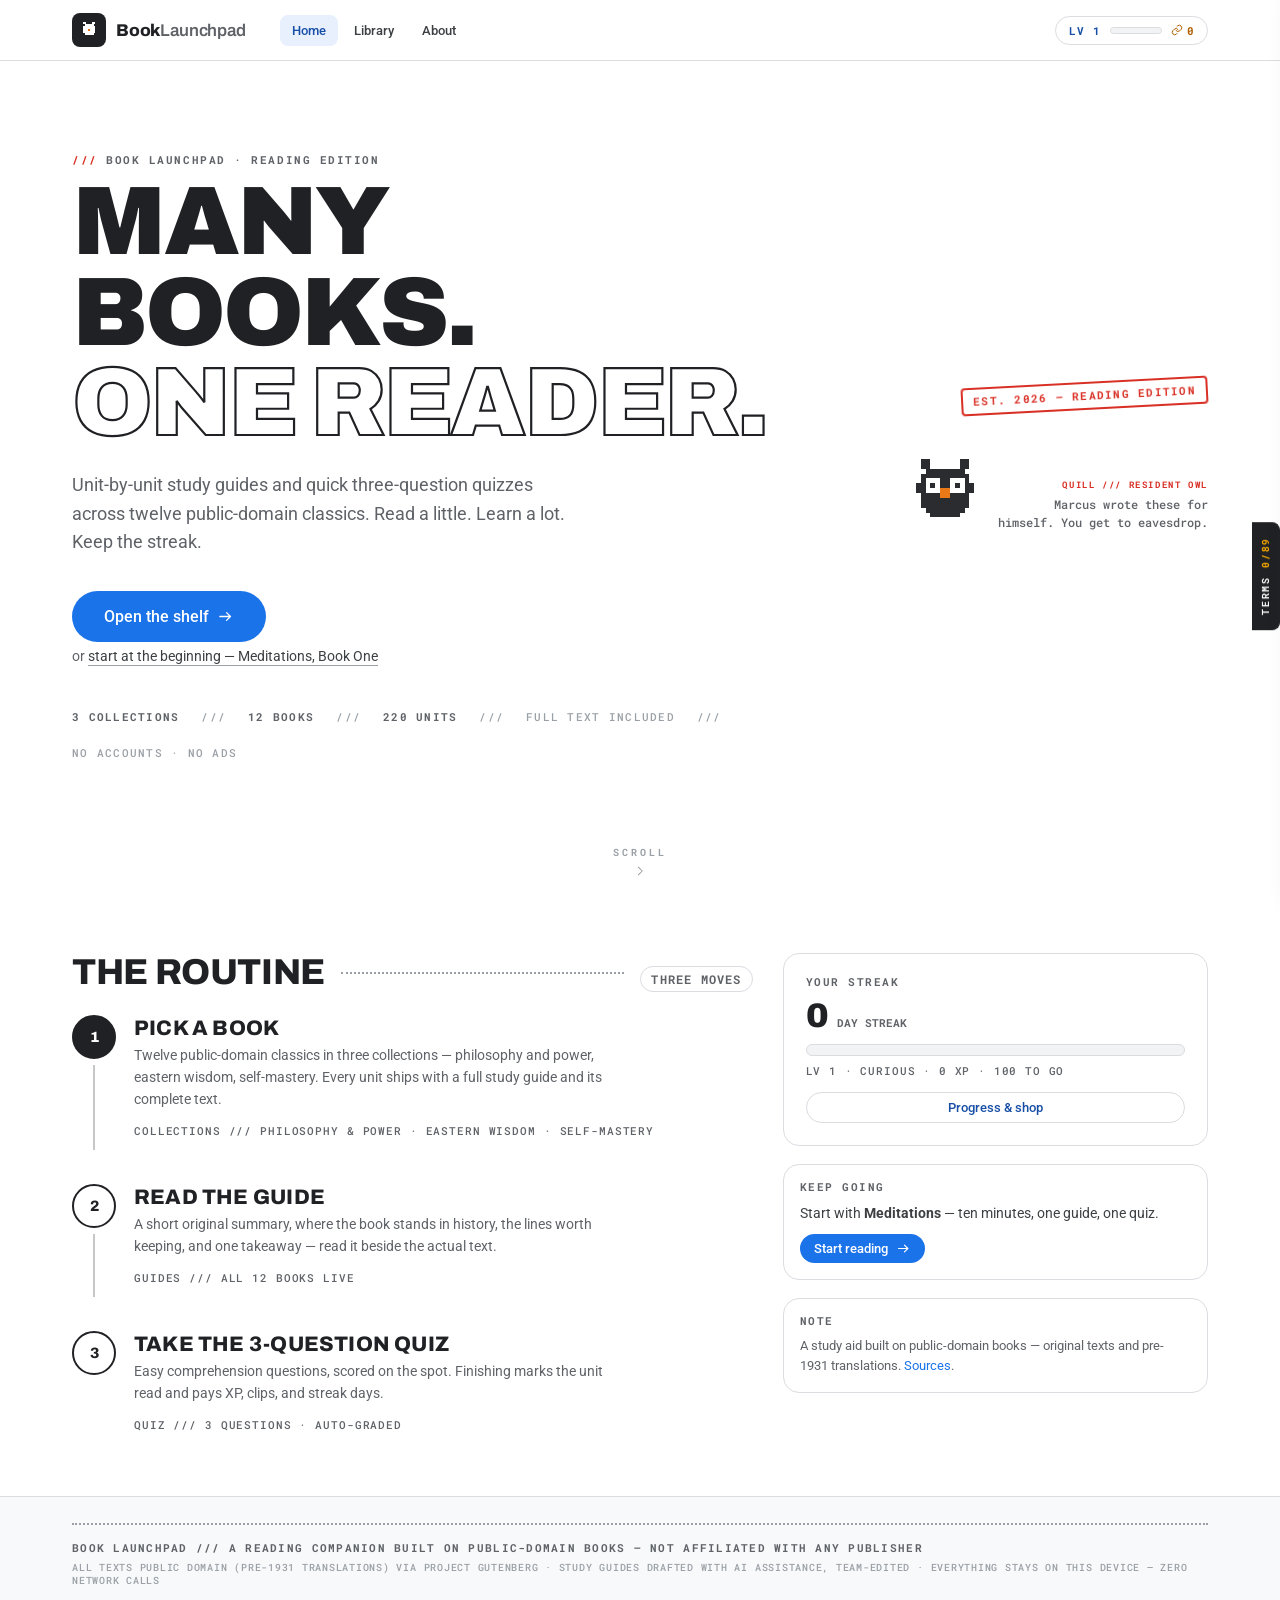
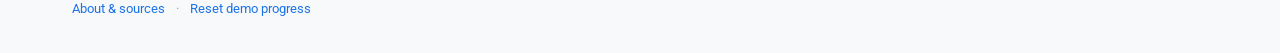
<file: book-launchpad/index.html>
<!doctype html>
<html lang="en">
<head>
<meta charset="utf-8">
<meta name="viewport" content="width=device-width, initial-scale=1, viewport-fit=cover">
<title>Book Launchpad — read the classics, guided</title>
<meta name="description" content="Unit-by-unit study guides, quick three-question quizzes, and the full text of twelve public-domain classics — from Marcus Aurelius and Sun Tzu to Gibran's The Prophet. Read every chapter right here.">
<meta name="theme-color" content="#202124">
<link rel="icon" href='data:image/svg+xml,<svg xmlns="http://www.w3.org/2000/svg" viewBox="0 0 16 16"><rect x="3" y="1" width="2" height="2" fill="%23202124"/><rect x="11" y="1" width="2" height="2" fill="%23202124"/><rect x="4" y="3" width="8" height="1" fill="%23202124"/><rect x="3" y="4" width="10" height="7" fill="%23202124"/><rect x="4" y="5" width="3" height="3" fill="white"/><rect x="9" y="5" width="3" height="3" fill="white"/><rect x="7" y="7" width="2" height="2" fill="%23e8710a"/></svg>'>
<link rel="preconnect" href="https://fonts.googleapis.com">
<link rel="preconnect" href="https://fonts.gstatic.com" crossorigin>
<link href="https://fonts.googleapis.com/css2?family=Archivo:wght@600;700;800;900&family=Roboto:wght@400;500;700&family=Roboto+Mono:wght@500;700&display=swap" rel="stylesheet">
<link rel="stylesheet" href="styles.css">
</head>
<body>

<header class="appbar">
  <div class="wrap row">
    <a class="brand" href="#/" data-nav>
      <span class="mark" aria-hidden="true">
        <svg viewBox="0 0 16 16" shape-rendering="crispEdges">
          <rect x="3" y="1" width="2" height="2" fill="currentColor"/><rect x="11" y="1" width="2" height="2" fill="currentColor"/>
          <rect x="4" y="3" width="8" height="1" fill="currentColor"/><rect x="3" y="4" width="10" height="2" fill="currentColor"/>
          <rect x="3" y="6" width="10" height="5" fill="currentColor"/>
          <rect x="4" y="11" width="8" height="1" fill="currentColor"/>
          <rect x="4" y="5" width="3" height="3" fill="var(--card, #fff)"/><rect x="9" y="5" width="3" height="3" fill="var(--card, #fff)"/>
          <rect x="7" y="7" width="2" height="2" fill="#e8710a"/>
        </svg>
      </span>
      <span class="word">Book<em>Launchpad</em></span>
      <span id="oxmount"></span>
    </a>
    <nav class="appnav" id="appnav">
      <a href="#/" data-nav data-navkey="home">Home</a>
      <a href="#/volumes" data-nav data-navkey="volumes">Library</a>
      <a href="#/about" data-nav data-navkey="about">About</a>
    </nav>
    <span class="spacer"></span>
    <button class="pill" id="pill" type="button" title="Progress &amp; study shop">
      <span class="pl-lv">LV 1</span>
      <span class="pl-bar"><span class="pl-fill" id="pillfill"></span></span>
      <span class="pl-clips"><svg viewBox="0 0 24 24" fill="none" stroke="currentColor" stroke-width="2" stroke-linecap="round"><path d="M10 13a5 5 0 0 0 7.5.5l3-3a5 5 0 0 0-7-7l-1.7 1.7"/><path d="M14 11a5 5 0 0 0-7.5-.5l-3 3a5 5 0 0 0 7 7l1.7-1.7"/></svg><b id="pillclips">0</b></span>
    </button>
  </div>
</header>

<main id="view"></main>

<footer>
  <div class="wrap foot">
    <div class="foot-rule"></div>
    <p class="mono f1">BOOK LAUNCHPAD /// A READING COMPANION BUILT ON PUBLIC-DOMAIN BOOKS — NOT AFFILIATED WITH ANY PUBLISHER</p>
    <p class="mono f2">ALL TEXTS PUBLIC DOMAIN (PRE-1931 TRANSLATIONS) VIA PROJECT GUTENBERG · STUDY GUIDES DRAFTED WITH AI ASSISTANCE, TEAM-EDITED · EVERYTHING STAYS ON THIS DEVICE — ZERO NETWORK CALLS</p>
    <p class="flinks">
      <a href="#/about" data-nav>About &amp; sources</a>
      <span class="dotsep">·</span>
      <a href="#" id="resetlink">Reset demo progress</a>
    </p>
  </div>
</footer>

<nav class="tabbar" id="tabbar" aria-label="Mobile navigation"></nav>

<!-- glossary: edge tab + drawer + tooltip + flashcards mount here -->
<button class="bz-tab" id="bztab" type="button">TERMS <b id="bzcount">0/0</b></button>
<aside class="bz-panel" id="bzpanel" aria-hidden="true"></aside>
<div class="bz-tip" id="bztip" hidden></div>
<div class="fc-overlay" id="fcoverlay" hidden></div>

<div class="toasts" id="toasts"></div>
<div class="modal-root" id="modalroot" hidden></div>
<div class="confetti-root" id="confetti"></div>

<!-- data (plain script tags so file:// double-click works).
     canon.js first (skeletons), then guide part files (alphabetical;
     tao-a before tao-b so chapters stay sequential), then the lazy-load
     text manifest, then the app. -->
<script src="data/canon.js"></script>
<script src="data/glossary.js"></script>
<script src="data/art-of-war.js"></script>
<script src="data/consolation.js"></script>
<script src="data/enchiridion.js"></script>
<script src="data/garcia.js"></script>
<script src="data/meditations.js"></script>
<script src="data/prince.js"></script>
<script src="data/science.js"></script>
<script src="data/seneca.js"></script>
<script src="data/tao-a.js"></script>
<script src="data/tao-b.js"></script>
<script src="data/thinketh.js"></script>
<script src="data/24h.js"></script>
<script src="data/prophet.js"></script>
<script src="data/text-manifest.js"></script>
<script src="app.js"></script>
</body>
</html>
</file>
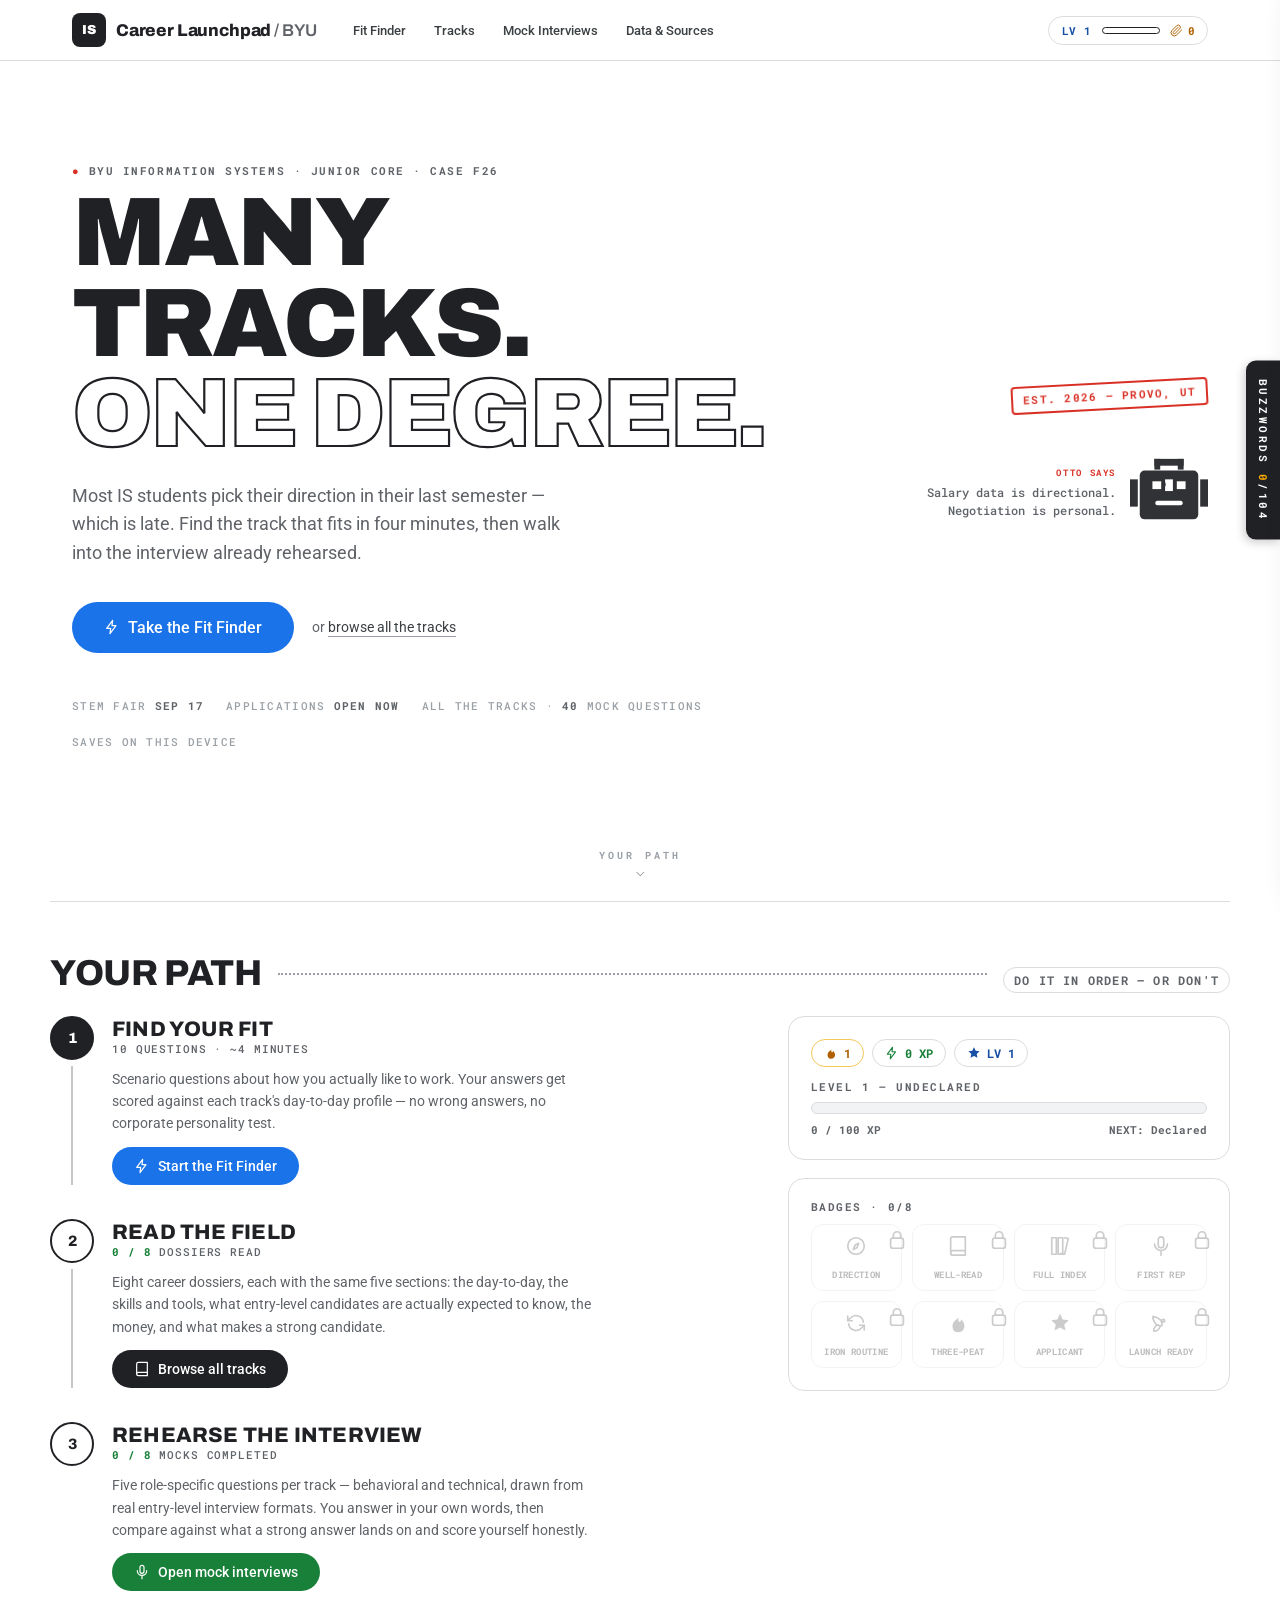
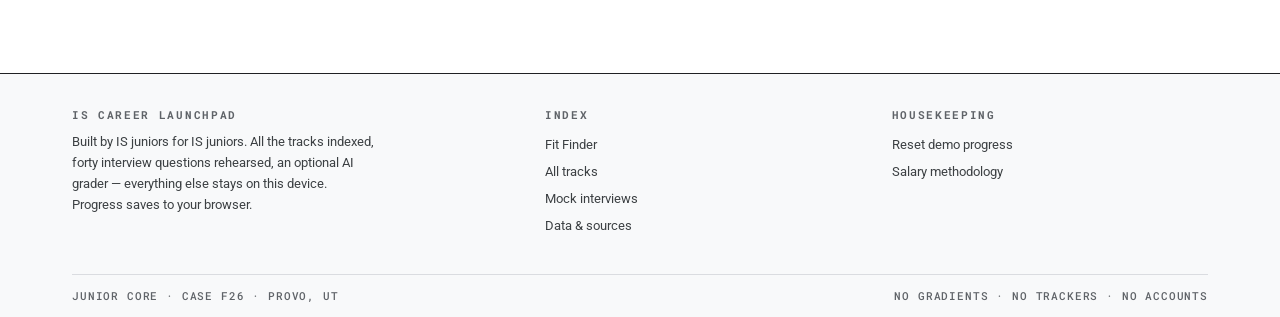
<file: career-launchpad/index.html>
<!DOCTYPE html>
<html lang="en">
<head>
<meta charset="UTF-8">
<meta name="viewport" content="width=device-width, initial-scale=1.0, viewport-fit=cover">
<title>IS Career Launchpad — find your track</title>
<meta name="description" content="An interactive field guide to Information Systems careers: find the track that fits, then rehearse the interview.">
<link rel="icon" href="data:image/svg+xml,%3Csvg xmlns='http://www.w3.org/2000/svg' viewBox='0 0 64 64'%3E%3Crect width='64' height='64' rx='12' fill='%23202124'/%3E%3Ctext x='32' y='42' font-family='Arial Black,Arial' font-size='26' font-weight='900' fill='%23fff' text-anchor='middle'%3EIS%3C/text%3E%3C/svg%3E">
<link rel="preconnect" href="https://fonts.googleapis.com">
<link rel="preconnect" href="https://fonts.gstatic.com" crossorigin>
<link href="https://fonts.googleapis.com/css2?family=Archivo:wght@500;600;700;800;900&family=Roboto:wght@400;500;700&family=Roboto+Mono:wght@400;500;700&display=swap" rel="stylesheet">
<style>
/* ============================================================
   IS CAREER LAUNCHPAD — design system
   Material flat + print-shop retro. Zero gradients, on purpose.
   ============================================================ */
:root{
  --ink:#202124;        /* Google grey 900 */
  --ink2:#3c4043;
  --grey:#5f6368;       /* Google grey 700 */
  --line:#dadce0;       /* Google grey 300 */
  --line2:#e8eaed;
  --surface:#f8f9fa;    /* Google grey 50 */
  --surface2:#f1f3f4;
  --white:#fff; --card:#fff; --on-ink:#fff;
  --blue:#1a73e8; --blue-d:#174ea6; --blue-t:#e8f0fe;
  --green:#188038; --green-b:#1e8e3e; --green-t:#e6f4ea;
  --red:#d93025;   --red-t:#fce8e6;
  --yellow:#f9ab00; --yellow-d:#b06000;
  --orange:#e8710a;
  --purple:#7627bb; --purple-t:#f3e8fd;
  --pink:#d81b60;
  --teal:#00796b;
  --slate:#546e7a;
  --shadow:0 1px 2px rgba(60,64,67,.28), 0 1px 3px 1px rgba(60,64,67,.10);
  --font-ui:'Roboto',system-ui,-apple-system,'Segoe UI',sans-serif;
  --font-disp:'Archivo','Roboto',system-ui,sans-serif;
  --font-mono:'Roboto Mono',ui-monospace,'Cascadia Mono',Consolas,monospace;
}
*{box-sizing:border-box}
html{scroll-behavior:smooth}
body{
  margin:0; background:var(--white); color:var(--ink);
  font:400 15px/1.6 var(--font-ui);
  -webkit-font-smoothing:antialiased;
}
::selection{background:var(--blue-t)}
:focus-visible{outline:2px solid var(--blue); outline-offset:2px; border-radius:4px}
a{color:var(--blue); text-decoration:none}
a:hover{text-decoration:underline}
h1,h2,h3,h4{margin:0; font-family:var(--font-disp); letter-spacing:-.01em; line-height:1.1}
p{margin:.4em 0}
button{font-family:var(--font-ui)}
.wrap{max-width:1180px; margin:0 auto; padding:0 22px}
.mono{font-family:var(--font-mono)}
.kicker{
  font:700 11px/1 var(--font-mono); letter-spacing:.14em; text-transform:uppercase;
  color:var(--grey); margin:0 0 10px;
}
.kicker .dot{color:var(--red)}
.hairline{border:0; border-top:1px solid var(--line); margin:0}
.dotted{border:0; border-top:2px dotted #9aa0a6; margin:0}

/* ---------- app bar ---------- */
.appbar{
  position:sticky; top:0; z-index:50; background:rgba(255,255,255,.97);
  border-bottom:1px solid var(--line); backdrop-filter:blur(6px);
}
.appbar .row{display:flex; align-items:center; gap:18px; height:60px}
.brand{display:flex; align-items:center; gap:10px; cursor:pointer; user-select:none}
.brand:hover{text-decoration:none}
.brand .mark{
  width:34px; height:34px; background:var(--ink); color:var(--on-ink); border-radius:8px;
  display:grid; place-items:center; font:900 13px var(--font-disp); letter-spacing:.02em;
}
.brand .word{font:800 17px var(--font-disp); color:var(--ink); letter-spacing:-.01em}
.brand .word em{font-style:normal; color:var(--grey); font-weight:600}
.appnav{display:flex; gap:4px; margin-left:6px}
.appnav a{
  font:500 13px var(--font-ui); color:var(--ink2); padding:8px 12px; border-radius:8px;
}
.appnav a:hover{background:var(--surface2); text-decoration:none}
.appnav a.on{background:var(--blue-t); color:var(--blue-d)}
.appbar .spacer{flex:1}
.chip{
  display:inline-flex; align-items:center; gap:6px; padding:5px 12px;
  border:1px solid var(--line); border-radius:999px; background:var(--card);
  font:700 12px var(--font-mono); color:var(--ink2); white-space:nowrap;
}
.chip svg{width:14px; height:14px}
.chip.streak{color:var(--yellow-d); border-color:#f5c85c}
.chip.xp{color:var(--green)}
.chip.lvl{color:var(--blue-d)}

/* ---------- mobile tab bar (Duolingo-style; display:none ≥681px, flex ≤680px) ---------- */
.tabbar{
  display:none; position:fixed; left:0; right:0; bottom:0; z-index:120;
  background:var(--card); border-top:1.5px solid var(--ink);
  box-shadow:0 -3px 12px rgba(60,64,67,.08);
  padding:7px 6px calc(7px + env(safe-area-inset-bottom)); gap:2px;
}
.tb{
  flex:1; display:flex; flex-direction:column; align-items:center; justify-content:center; gap:3px;
  min-height:52px; padding:4px 2px; border-radius:12px; border:none; background:none;
  color:var(--grey); text-decoration:none; cursor:pointer; user-select:none;
  -webkit-tap-highlight-color:transparent; transition:transform .12s, color .15s;
}
.tb:hover{text-decoration:none}
.tb:active{transform:scale(.94)}
.tb .ti{
  position:relative; width:34px; height:30px; display:grid; place-items:center;
  border-radius:9px; overflow:visible; transition:background .15s;
}
.tb .ti svg{width:23px; height:23px}
.tb .tl{font:700 8.5px var(--font-mono); letter-spacing:.09em; text-transform:uppercase; white-space:nowrap}
.tb.on{color:var(--blue-d)}
.tb.on .ti{background:var(--blue-t); color:var(--blue)}
.tbadge{
  position:absolute; top:-5px; right:-10px; min-width:17px; height:15px; padding:0 4px;
  background:var(--yellow); color:#202124; font:700 8.5px/15px var(--font-mono);
  border-radius:999px; text-align:center; border:1.5px solid var(--card);
}

/* ---------- buttons ---------- */
.btn{
  display:inline-flex; align-items:center; gap:8px; border:none; cursor:pointer;
  font:500 14px var(--font-ui); padding:11px 22px; border-radius:999px;
  transition:box-shadow .15s, transform .15s, background .15s; text-decoration:none;
}
.btn:hover{box-shadow:var(--shadow); text-decoration:none; transform:translateY(-1px)}
.btn:active{transform:translateY(0)}
.btn-primary{background:var(--blue); color:#fff}
.btn-dark{background:var(--ink); color:var(--on-ink)}
.btn-green{background:var(--green); color:#fff}
.btn-ghost{background:var(--card); color:var(--blue-d); border:1px solid var(--line)}
.btn-sm{padding:7px 14px; font-size:13px}
.btn[disabled], .btn[aria-disabled="true"]{background:var(--line2); color:#9aa0a6; cursor:not-allowed; box-shadow:none; transform:none}
.btn svg{width:16px; height:16px}

/* ---------- cards ---------- */
.card{
  background:var(--card); border:1px solid var(--line); border-radius:16px; padding:22px;
}
.card.tight{padding:16px}
.hard{
  background:var(--card); border:1.5px solid var(--ink); border-radius:12px;
  box-shadow:4px 4px 0 var(--ink); transition:transform .15s, box-shadow .15s;
}
.hard:hover{transform:translate(-2px,-2px); box-shadow:6px 6px 0 var(--ink)}
.hard.flat:hover{transform:none; box-shadow:4px 4px 0 var(--ink)}

/* ---------- stamp ---------- */
.stamp{
  display:inline-block; padding:5px 10px; border:2px solid var(--red); color:var(--red);
  font:700 10.5px var(--font-mono); letter-spacing:.12em; text-transform:uppercase;
  transform:rotate(-3deg); border-radius:4px; background:var(--card); white-space:nowrap;
}
.stamp.blue{border-color:var(--blue); color:var(--blue-d); transform:rotate(2deg)}
.stamp.green{border-color:var(--green); color:var(--green)}

/* ---------- hero — one focal point, everything else recedes ---------- */
.hero{position:relative; min-height:calc(100vh - 60px); display:flex; align-items:center; padding:36px 0 84px}
.hero-grid{display:grid; grid-template-columns:1.55fr .8fr; gap:36px; align-items:center; width:100%}
.hero h1{
  font-size:clamp(52px,7.6vw,106px); font-weight:900; letter-spacing:-.03em; line-height:.93;
  text-transform:uppercase; margin:12px 0 22px;
}
.hero h1 .outl{
  color:transparent; -webkit-text-stroke:2.2px var(--ink); text-stroke:2.2px var(--ink);
}
.hero .sub{font-size:18px; color:var(--grey); max-width:50ch; margin:0 0 34px}
.hero .cta{display:flex; gap:18px; align-items:center; flex-wrap:wrap}
.btn-hero{padding:16px 32px; font-size:16px}
.hero .alt{font:400 13.5px var(--font-ui); color:var(--grey)}
.hero .alt a{color:var(--ink2); border-bottom:1px solid #9aa0a6; padding-bottom:1px}
.hero .alt a:hover{text-decoration:none; border-color:var(--ink)}
.microline{
  margin-top:46px; font:500 10.5px var(--font-mono); letter-spacing:.12em; color:#9aa0a6;
  text-transform:uppercase; display:flex; gap:22px; flex-wrap:wrap;
}
.microline b{color:var(--grey); font-weight:700}
.hero-side{position:relative; display:flex; flex-direction:column; align-items:flex-end; gap:18px}
.corner-stamp{z-index:2}
.otto-duo{display:flex; align-items:center; gap:14px; margin-top:26px}
.otto-duo .otto{width:78px; opacity:.92}
.otto-bubble{max-width:200px; font:500 12px/1.55 var(--font-mono); color:var(--grey); text-align:right}
.otto-bubble b{display:block; font-size:9px; letter-spacing:.18em; color:var(--red); margin-bottom:3px; text-align:right}
.scrollcue{
  position:absolute; bottom:20px; left:50%; transform:translateX(-50%);
  font:700 9.5px var(--font-mono); letter-spacing:.32em; color:#9aa0a6; text-transform:uppercase;
  display:flex; flex-direction:column; align-items:center; gap:5px;
}
.scrollcue svg{width:14px; height:14px; animation:dip 2.2s ease-in-out infinite}
@keyframes dip{0%,100%{transform:translateY(0); opacity:.45} 50%{transform:translateY(5px); opacity:1}}
.hero-main>*{animation:fadeUp .5s ease-out both}
.hero-main>*:nth-child(2){animation-delay:.07s}
.hero-main>*:nth-child(3){animation-delay:.14s}
.hero-main>*:nth-child(4){animation-delay:.21s}
.hero-main>*:nth-child(5){animation-delay:.28s}
@keyframes fadeUp{from{opacity:0; transform:translateY(14px)} to{opacity:1; transform:none}}

/* ---------- sections ---------- */
.section{padding:52px 0 8px}
.section-head{display:flex; align-items:baseline; gap:16px; margin-bottom:22px; flex-wrap:wrap}
.section-head h2{font-size:clamp(26px,3vw,36px); font-weight:800; text-transform:uppercase; letter-spacing:-.01em}
.section-head .count{
  font:700 12px var(--font-mono); color:var(--grey); letter-spacing:.1em;
  border:1px solid var(--line); padding:4px 10px; border-radius:999px;
}
.section-head .rule{flex:1; border-top:2px dotted #9aa0a6; min-width:60px; align-self:center}

/* ---------- path (journey) ---------- */
.path-grid{display:grid; grid-template-columns:1.6fr 1fr; gap:30px; align-items:start}
.stage{
  position:relative; display:flex; gap:18px; padding:0 0 34px 0;
}
.stage:last-child{padding-bottom:4px}
.stage .rail{display:flex; flex-direction:column; align-items:center; gap:6px}
.node{
  width:44px; height:44px; border-radius:999px; border:2px solid var(--ink); background:var(--card);
  display:grid; place-items:center; font:800 15px var(--font-disp); color:var(--ink);
  flex:none; z-index:1;
}
.node.done{background:var(--green); border-color:var(--green); color:#fff}
.node.now{background:var(--ink); color:var(--on-ink)}
.rail .cord{width:2px; flex:1; min-height:26px; background:var(--ink); opacity:.25}
.stage .body{flex:1; padding-top:2px}
.stage h3{font-size:21px; font-weight:800; text-transform:uppercase; letter-spacing:.01em}
.stage .desc{color:var(--grey); font-size:14px; margin:4px 0 12px; max-width:60ch}
.stage .meta{font:500 11px var(--font-mono); color:var(--grey); letter-spacing:.08em; text-transform:uppercase; margin-bottom:12px}
.stage .meta b{color:var(--green)}
/* ---------- right rail ---------- */
.railcol{display:flex; flex-direction:column; gap:18px; position:sticky; top:78px}
.levelbar{height:12px; background:var(--surface2); border:1px solid var(--line); border-radius:99px; overflow:hidden}
.levelbar .fill{height:100%; background:var(--blue); border-radius:99px; transition:width .5s}
.badge-grid{display:grid; grid-template-columns:repeat(4,1fr); gap:10px; margin-top:12px}
.badge{
  text-align:center; padding:10px 4px; border:1px solid var(--line); border-radius:12px;
  background:var(--card); position:relative;
}
.badge svg{width:22px; height:22px; color:var(--yellow-d)}
.badge .bn{font:700 8.5px var(--font-mono); letter-spacing:.04em; text-transform:uppercase; display:block; margin-top:5px; color:var(--ink2)}
.badge.locked{opacity:.35; filter:grayscale(1)}
.badge .lk{position:absolute; top:4px; right:4px; width:11px; height:11px; color:var(--grey)}

/* ---------- track cards ---------- */
.group-head{
  display:flex; align-items:center; gap:14px; margin:34px 0 16px;
}
.group-head .gname{font:800 13px var(--font-mono); letter-spacing:.16em; text-transform:uppercase; color:var(--ink2)}
.group-head .grule{flex:1; border-top:1px solid var(--ink)}
.group-head .gn{font:700 11px var(--font-mono); color:var(--on-ink); background:var(--ink); padding:2px 8px; border-radius:4px}
.track-grid{display:grid; grid-template-columns:repeat(4,1fr); gap:18px}
.tcard{
  display:flex; flex-direction:column; cursor:pointer; padding:0; overflow:hidden;
  background:var(--card);
}
.tcard .bar{height:5px; width:100%}
.tcard .inner{padding:16px 16px 14px; display:flex; flex-direction:column; flex:1}
.tcard .toprow{display:flex; justify-content:space-between; align-items:flex-start; gap:8px; margin-bottom:8px}
.tcard .ic{width:34px; height:34px; border-radius:8px; display:grid; place-items:center; flex:none}
.tcard .ic svg{width:19px; height:19px}
.tcard h3{font-size:16.5px; font-weight:800; line-height:1.2; margin:2px 0 6px}
.tcard .blurb{font-size:12.5px; color:var(--grey); line-height:1.5; flex:1}
.tcard .meta{
  margin-top:12px; padding-top:10px; border-top:1px dotted var(--line);
  font:700 10px var(--font-mono); letter-spacing:.08em; color:var(--grey); text-transform:uppercase;
  display:flex; justify-content:space-between; align-items:center; gap:6px;
}
.tcard .meta .go{color:var(--ink)}
.tcard .rd{
  font:700 8.5px var(--font-mono); letter-spacing:.1em; color:var(--green);
  border:1.5px solid var(--green); padding:2px 6px; border-radius:4px; transform:rotate(-3deg);
}
.tcard .fitmini{
  position:absolute;
}

/* ---------- dossier detail ---------- */
.crumb{font:500 12px var(--font-mono); color:var(--grey); letter-spacing:.06em; text-transform:uppercase}
.crumb a{color:var(--grey)}
.det-head{display:flex; gap:22px; align-items:flex-start; padding:34px 0 20px; flex-wrap:wrap}
.det-head .big-ic{width:74px; height:74px; border-radius:18px; display:grid; place-items:center; flex:none; border:1.5px solid var(--ink); box-shadow:4px 4px 0 var(--ink)}
.det-head .big-ic svg{width:38px; height:38px}
.det-head h1{font-size:clamp(30px,4vw,46px); font-weight:900; text-transform:uppercase; letter-spacing:-.02em; line-height:1}
.det-head .aka{font:500 13px var(--font-mono); color:var(--grey); margin-top:8px}
.det-head .head-cta{margin-left:auto; display:flex; flex-direction:column; gap:10px; align-items:flex-end}
.tabs{display:flex; gap:8px; flex-wrap:wrap; border-bottom:1px solid var(--line); padding-bottom:14px; margin-bottom:22px}
.tab{
  font:500 13px var(--font-ui); padding:8px 16px; border-radius:999px; cursor:pointer;
  border:1px solid var(--line); background:var(--card); color:var(--ink2);
}
.tab.on{background:var(--blue-t); color:var(--blue-d); border-color:#c2d9f8; font-weight:700}
.tab:hover{border-color:#9aa0a6}
.dossier{max-width:820px}
.list{list-style:none; margin:0; padding:0}
.list li{
  padding:11px 0 11px 26px; position:relative; border-bottom:1px dotted var(--line); line-height:1.55;
}
.list li:last-child{border-bottom:none}
.list li::before{
  content:""; position:absolute; left:2px; top:17px; width:8px; height:8px; background:var(--sq,var(--blue));
}
.skillgroup{margin-bottom:20px}
.skillgroup .gl{
  font:700 11px var(--font-mono); letter-spacing:.14em; text-transform:uppercase; color:var(--grey);
  border-bottom:2px solid var(--ink); display:inline-block; padding-bottom:3px; margin-bottom:10px;
}
.pillrow{display:flex; flex-wrap:wrap; gap:8px}
.pill{
  font:500 12.5px var(--font-ui); border:1px solid var(--line); border-radius:999px; padding:6px 13px; background:var(--surface);
}
.traj{display:flex; flex-direction:column; gap:14px; margin:18px 0}
.traj .trow{display:grid; grid-template-columns:110px 1fr 170px; gap:14px; align-items:center}
.traj .tlabel{font:700 11px var(--font-mono); letter-spacing:.1em; color:var(--grey); text-transform:uppercase}
.traj .tbar{height:26px; background:var(--surface2); border:1px solid var(--ink); border-radius:5px; overflow:hidden}
.traj .tfill{height:100%; border-radius:0 4px 4px 0}
.traj .tval{font:700 13px var(--font-mono)}
.moneynote{
  border:1.5px solid var(--ink); border-radius:10px; padding:14px 16px; background:var(--surface);
  font-size:13.5px; color:var(--ink2); box-shadow:3px 3px 0 var(--ink); margin-top:16px;
}
.moneynote b{font-family:var(--font-mono); font-size:10px; letter-spacing:.14em; text-transform:uppercase; display:block; margin-bottom:4px; color:var(--ink)}
.readbtn-row{display:flex; gap:12px; align-items:center; margin-top:26px; flex-wrap:wrap}

/* ---------- quiz ---------- */
.quiz-wrap{
  max-width:720px; margin:0 auto; padding:26px 0 60px;
  min-height:calc(100vh - 60px); display:flex; flex-direction:column; justify-content:center;
}
.quiz-top{display:flex; justify-content:space-between; align-items:center; margin-bottom:8px; gap:12px}
.qdots{display:flex; gap:6px}
.qdot{width:22px; height:6px; border:1px solid var(--ink); background:var(--card); border-radius:2px}
.qdot.done{background:var(--green); border-color:var(--green)}
.qdot.cur{background:var(--ink)}
.quiz-card{padding:30px 32px; margin-top:14px}
.qq{font:800 clamp(20px,2.6vw,27px)/1.2 var(--font-disp); letter-spacing:-.01em; margin:6px 0 22px}
.opts{display:flex; flex-direction:column; gap:11px}
.opt{
  display:flex; gap:13px; align-items:flex-start; text-align:left; width:100%;
  border:1.5px solid var(--line); border-radius:12px; background:var(--card); cursor:pointer;
  padding:14px 16px; font:500 14.5px/1.5 var(--font-ui); color:var(--ink2);
  transition:border-color .12s, box-shadow .12s, transform .12s;
}
.opt:hover{border-color:#9aa0a6}
.opt.sel{border-color:var(--ink); box-shadow:3px 3px 0 var(--ink); color:var(--ink); transform:translate(-1px,-1px)}
.opt .key{
  font:700 11px var(--font-mono); border:1px solid currentColor; border-radius:6px;
  padding:2px 7px; flex:none; margin-top:2px;
}
.quiz-foot{display:flex; justify-content:flex-end; gap:14px; margin-top:22px; align-items:center}

/* ---------- results ---------- */
.res-wrap{max-width:900px; margin:0 auto; padding:26px 0 60px}
.match-hero{padding:30px 34px; margin:18px 0}
.match-hero .pct{
  font:900 clamp(64px,9vw,112px)/1 var(--font-disp); letter-spacing:-.04em;
}
.match-rows{display:flex; flex-direction:column; gap:11px; margin-top:8px}
.mrow{display:grid; grid-template-columns:215px 1fr 62px; gap:14px; align-items:center; cursor:pointer; padding:2px 6px; margin:0 -6px; border-radius:8px}
.mrow:hover{background:var(--surface)}
.mrow .ml{font:700 13px var(--font-disp); text-transform:uppercase; letter-spacing:.01em; display:flex; align-items:center; gap:8px; white-space:nowrap; color:var(--grey)}
.mrow:hover .ml{color:var(--ink)}
.mrow .ml svg{width:15px;height:15px; flex:none}
.mrow .mb{height:20px; background:var(--surface2); border:1px solid var(--line); border-radius:4px; overflow:hidden}
.mrow:hover .mb{border-color:var(--ink)}
.mrow .mf{height:100%; opacity:.75}
.mrow:hover .mf{opacity:1}
.mrow .mp{font:700 12.5px var(--font-mono); text-align:right; color:var(--grey)}
.whylist{list-style:none; margin:10px 0 0; padding:0}
.whylist li{padding:5px 0 5px 22px; position:relative; font-size:14px}
.whylist li::before{content:"※"; position:absolute; left:0; color:var(--green); font-weight:700}

/* ---------- mock interviews ---------- */
.mock-grid{display:grid; grid-template-columns:repeat(4,1fr); gap:18px}
.mkcard{padding:0; overflow:hidden; cursor:pointer; display:flex; flex-direction:column}
.mkcard .inner{padding:16px; display:flex; flex-direction:column; flex:1}
.mkcard .toprow{display:flex; justify-content:space-between; align-items:center; margin-bottom:10px}
.mkcard h3{font-size:15.5px; font-weight:800; margin:0 0 6px}
.mkcard .meta{font:500 10.5px var(--font-mono); color:var(--grey); letter-spacing:.07em; text-transform:uppercase; margin-top:auto; padding-top:12px}
.run-wrap{max-width:780px; margin:0 auto; padding:22px 0 90px}
.run-bar{height:12px; border:1.5px solid var(--ink); border-radius:99px; overflow:hidden; background:var(--card); margin:10px 0 6px}
.run-bar .fill{height:100%; background:var(--green-b); transition:width .4s}
.run-meta{display:flex; justify-content:space-between; font:700 10.5px var(--font-mono); letter-spacing:.1em; text-transform:uppercase; color:var(--grey)}
.qcard{margin-top:18px}
.qtag{
  display:inline-flex; align-items:center; gap:7px; font:700 10.5px var(--font-mono);
  letter-spacing:.13em; text-transform:uppercase; padding:4px 11px; border-radius:999px; border:1.5px solid;
}
.qtag.beh{color:var(--purple); border-color:var(--purple)}
.qtag.tech{color:var(--blue-d); border-color:var(--blue)}
.qtext{font:800 clamp(19px,2.4vw,25px)/1.25 var(--font-disp); letter-spacing:-.01em; margin:12px 0 4px}
details.acc{border:1px solid var(--line); border-radius:12px; margin:14px 0; background:var(--surface)}
details.acc summary{
  cursor:pointer; list-style:none; padding:12px 16px; font:700 12px var(--font-mono);
  letter-spacing:.1em; text-transform:uppercase; color:var(--grey); display:flex; align-items:center; gap:8px;
}
details.acc summary::-webkit-details-marker{display:none}
details.acc summary::before{content:"+"; font:700 16px var(--font-mono); color:var(--ink); width:14px}
details.acc[open] summary::before{content:"–"}
details.acc .acc-body{padding:0 16px 14px; font-size:13.5px; color:var(--ink2)}
details.acc .acc-body li{margin:4px 0}
textarea.ans{
  width:100%; min-height:150px; resize:vertical; border:1.5px solid var(--line); border-radius:12px;
  padding:14px 16px; font:400 14.5px/1.6 var(--font-ui); color:var(--ink); background:var(--card);
}
textarea.ans:focus{outline:2px solid var(--blue); outline-offset:1px; border-color:var(--blue)}
.ans-meta{display:flex; justify-content:space-between; font:500 11px var(--font-mono); color:var(--grey); margin-top:6px}
.model{
  border:1.5px solid var(--ink); border-radius:12px; background:var(--green-t); padding:16px 18px;
  box-shadow:4px 4px 0 var(--ink); margin-top:16px;
}
.model .mh{font:700 10.5px var(--font-mono); letter-spacing:.14em; text-transform:uppercase; color:var(--green); margin-bottom:6px}
.rubric{margin-top:16px}
.rubric .rh{font:700 11px var(--font-mono); letter-spacing:.12em; text-transform:uppercase; color:var(--grey); margin-bottom:8px}
.rubric .ritem{
  display:flex; gap:11px; align-items:flex-start; padding:9px 12px; border:1px solid var(--line);
  border-radius:10px; margin-bottom:8px; cursor:pointer; background:var(--card); font-size:14px; color:var(--ink2);
  position:relative; user-select:none;
}
.rubric .ritem.on{border-color:var(--green); background:var(--green-t); color:var(--ink)}
.rubric .box{
  width:19px; height:19px; border:1.5px solid #9aa0a6; border-radius:4px; flex:none; margin-top:2px;
  display:grid; place-items:center; color:#fff;
}
.rubric .ritem.on .box{background:var(--green); border-color:var(--green)}
.rubric .box svg{width:13px; height:13px; opacity:0}
.rubric .ritem.on .box svg{opacity:1}
.end-quotes{list-style:none; padding:0; margin:14px 0}
.end-quotes li{padding:8px 0; border-bottom:1px dotted var(--line); font-size:13.5px; display:flex; gap:10px; align-items:center}
.end-quotes li:last-child{border:none}
.end-quotes .sc{font:700 12px var(--font-mono); color:var(--green); flex:none; width:44px}

/* ---------- AI grader (session summary) ---------- */
.ai-grid{display:grid; grid-template-columns:1fr 1fr; gap:14px; margin:18px 0 8px; text-align:center}
.ai-panel{border:1.5px solid var(--line); border-radius:12px; padding:18px 14px 14px; background:var(--card)}
.ai-panel .lbl{font:700 10.5px var(--font-mono); letter-spacing:.14em; text-transform:uppercase; color:var(--grey); margin-bottom:8px}
.ai-panel .val{font:700 38px/1 var(--font-mono); color:var(--green)}
.ai-panel .val .of{font-size:.45em; color:var(--grey); font-weight:700}
.ai-panel .sub{font:500 10px var(--font-mono); letter-spacing:.08em; text-transform:uppercase; color:var(--grey); margin-top:8px}
.ai-panel.glm{border-color:var(--blue); background:var(--blue-t)}
.ai-panel.glm .val{color:var(--blue-d)}
.ai-cta{display:flex; flex-direction:column; align-items:center; gap:10px; padding:4px 0 2px}
.ai-note{font:500 10px/1.7 var(--font-mono); letter-spacing:.06em; text-transform:uppercase; color:var(--grey); max-width:36ch}
.ai-err{font:500 11.5px/1.6 var(--font-ui); color:var(--red)}
.ai-attr{font:700 9.5px var(--font-mono); letter-spacing:.12em; text-transform:uppercase; color:var(--grey)}
.spin{display:inline-block; width:13px; height:13px; border:2px solid rgba(255,255,255,.4); border-top-color:#fff; border-radius:50%; animation:spin .7s linear infinite; vertical-align:-2px; margin-right:7px}
@keyframes spin{to{transform:rotate(360deg)}}
.ai-verdict{border:1.5px solid var(--ink); border-radius:12px; background:var(--blue-t); padding:14px 18px; text-align:left; box-shadow:4px 4px 0 var(--ink); margin-top:18px}
.ai-verdict .vh{display:flex; justify-content:space-between; align-items:center; gap:10px; font:700 10.5px var(--font-mono); letter-spacing:.14em; text-transform:uppercase; color:var(--blue-d); margin-bottom:6px}
.ai-verdict p{margin:0; font-size:13.5px; line-height:1.6; color:var(--ink2)}
.ai-q{list-style:none; padding:0; margin:16px 0 0; text-align:left}
.ai-q li{padding:10px 0; border-bottom:1px dotted var(--line)}
.ai-q li:last-child{border:none}
.ai-q .sc{font:700 12px var(--font-mono)}
.ai-q .s-self{color:var(--green)}
.ai-q .s-ai{color:var(--blue-d)}
.ai-q .qq{font-size:13.5px; font-weight:600; color:var(--ink); margin:5px 0 0}
.ai-q .dims{font:500 10px var(--font-mono); letter-spacing:.06em; color:#9aa0a6; margin-top:5px}
.ai-q .note{font-size:12.5px; color:var(--grey); margin-top:4px}
.ai-q .note b{font:700 9.5px var(--font-mono); letter-spacing:.12em; color:var(--ink2); margin-right:7px}
@media (max-width:640px){ .ai-grid{grid-template-columns:1fr} }

/* ---------- shop cosmetics: accent packs + midnight (applied via <html data-*> attrs) ---------- */
html[data-accent="lagoon"]{ --blue:#00796b; --blue-d:#004d40; --blue-t:#e0f2f1 }
html[data-accent="ube"]{ --blue:#7627bb; --blue-d:#53177e; --blue-t:#f3e8fd }
html[data-accent="rose"]{ --blue:#c2185b; --blue-d:#880e4f; --blue-t:#fce4ec }
html[data-theme="midnight"]{
  --ink:#e8eaed; --ink2:#c3c7cb; --grey:#9aa0a6;
  --line:#3c4043; --line2:#2d2e31;
  --surface:#1d1e21; --surface2:#26272b; --white:#16171a; --card:#232428; --on-ink:#16171a;
  --shadow:0 1px 2px rgba(0,0,0,.6), 0 1px 3px 1px rgba(0,0,0,.45);
}
html[data-theme="midnight"] .appbar{ background:rgba(22,23,26,.97); border-bottom-color:var(--line) }
html[data-theme="midnight"] .btn-ghost{ color:var(--ink) }
html[data-theme="midnight"] .tb.on{ color:#8ab4f8 }   /* --blue-d is too dim on the dark bar */

/* ---------- progress pill (app bar, right) ---------- */
.xppill{
  display:flex; align-items:center; gap:10px; border:1.5px solid var(--line); background:var(--card);
  border-radius:999px; padding:6px 12px 6px 13px; cursor:pointer; flex:none;
  transition:border-color .15s, box-shadow .15s;
}
.xppill:hover{ border-color:var(--ink); box-shadow:var(--shadow) }
.xppill .lv{ font:700 11px var(--font-mono); color:var(--blue-d); letter-spacing:.05em; white-space:nowrap }
.xppill .bar{ width:58px; height:7px; border:1px solid var(--ink); border-radius:99px; overflow:hidden; background:var(--card) }
.xppill .bar i{ display:block; height:100%; background:var(--blue); transition:width .35s }
.xppill .clips{ font:700 11px var(--font-mono); color:var(--yellow-d); display:flex; align-items:center; gap:5px; white-space:nowrap }
.xppill .clips svg{ width:13px; height:13px }

/* ---------- progress modal ---------- */
#pm-ov{ position:fixed; inset:0; background:rgba(32,33,36,.55); z-index:400; display:flex; align-items:center; justify-content:center; padding:18px; animation:pin .18s ease-out }
@keyframes pin{from{opacity:0} to{opacity:1}}
#pm{
  background:var(--card); border:1.5px solid var(--ink); border-radius:16px; box-shadow:6px 6px 0 var(--ink);
  width:min(840px, 94vw); max-height:88vh; overflow-y:auto; padding:26px 28px 24px; position:relative;
}
.pm-head{ display:flex; justify-content:space-between; align-items:flex-start; gap:12px; margin-bottom:6px }
.pm-head h2{ font-size:30px; text-transform:uppercase; letter-spacing:-.01em; margin-top:10px }
.pm-x{
  width:34px; height:34px; border:1.5px solid var(--line); background:var(--card); border-radius:999px;
  cursor:pointer; display:grid; place-items:center; color:var(--ink); flex:none;
}
.pm-x:hover{ border-color:var(--ink) }
.pm-x svg{ width:15px; height:15px }
.pm-top{ display:grid; grid-template-columns:1.5fr 1fr; gap:14px; margin:16px 0 4px }
.pm-box{ border:1.5px solid var(--ink); border-radius:12px; padding:16px 18px; background:var(--card); box-shadow:4px 4px 0 var(--ink) }
.pm-box .big{ font:700 30px/1.1 var(--font-disp); text-transform:uppercase; letter-spacing:-.01em; margin:8px 0 10px }
.pm-box .bar{ height:12px; border:1.5px solid var(--ink); border-radius:99px; overflow:hidden; background:var(--card) }
.pm-box .bar i{ display:block; height:100%; background:var(--blue); transition:width .4s }
.pm-box .meta{ font:500 10.5px var(--font-mono); color:var(--grey); letter-spacing:.08em; text-transform:uppercase; margin-top:8px }
.pm-wallet{ display:flex; align-items:center; gap:14px }
.pm-wallet svg{ width:34px; height:34px; color:var(--yellow-d); flex:none }
.pm-wallet .n{ font:700 34px/1 var(--font-mono); color:var(--yellow-d) }
.pm-sec{ margin-top:22px }
.pm-sec > .kicker{ margin-bottom:12px }
.lad{ list-style:none; margin:0; padding:0 }
.lad li{
  display:grid; grid-template-columns:44px 1fr auto auto; gap:12px; align-items:center;
  padding:9px 12px; border-bottom:1px dotted var(--line); font-size:13.5px;
}
.lad li:last-child{ border:none }
.lad .lv{ font:700 12px var(--font-mono); color:var(--grey) }
.lad .ti{ font-weight:800; text-transform:uppercase; letter-spacing:.02em; font-family:var(--font-disp) }
.lad .xp{ font:500 10.5px var(--font-mono); color:var(--grey); letter-spacing:.06em; text-transform:uppercase }
.lad .rw{ font:700 10.5px var(--font-mono); color:var(--yellow-d); letter-spacing:.06em; text-transform:uppercase; white-space:nowrap }
.lad li.done .lv, .lad li.done .ti{ color:var(--green) }
.lad li.now{ background:var(--blue-t); border-bottom-color:transparent; border-radius:8px }
.lad li.now .lv, .lad li.now .ti{ color:var(--blue-d) }
.lad li.locked{ opacity:.45 }
.pm-stats{ display:flex; gap:10px; flex-wrap:wrap }
.pm-stat{ border:1px solid var(--line); border-radius:10px; padding:10px 16px; background:var(--card) }
.pm-stat b{ display:block; font:700 20px var(--font-mono) }
.pm-stat span{ font:500 9.5px var(--font-mono); color:var(--grey); letter-spacing:.1em; text-transform:uppercase }

/* ---------- shop ---------- */
.shop-grid{ display:grid; grid-template-columns:repeat(3,1fr); gap:12px }
.shop-item{ border:1.5px solid var(--line); border-radius:12px; padding:14px; background:var(--card); display:flex; flex-direction:column; gap:8px }
.shop-item.owned{ border-color:var(--ink) }
.shop-item .si-top{ display:flex; justify-content:space-between; align-items:flex-start; gap:8px }
.shop-item h4{ font:800 15px var(--font-disp); text-transform:uppercase; letter-spacing:.01em; margin:0 }
.shop-item .sw{ width:22px; height:22px; border-radius:6px; border:1.5px solid var(--ink); flex:none }
.shop-item .sd{ font-size:12.5px; color:var(--grey); line-height:1.5; flex:1 }
.shop-item .si-foot{ display:flex; justify-content:space-between; align-items:center; gap:8px; margin-top:2px }
.shop-item .pr{ font:700 12px var(--font-mono); color:var(--yellow-d); display:flex; align-items:center; gap:5px; white-space:nowrap }
.shop-item .pr svg{ width:13px; height:13px }
.shop-item .pr.broke{ color:var(--red) }
.shop-item .tag{ font:700 9px var(--font-mono); letter-spacing:.1em; text-transform:uppercase; color:var(--green) }
.pm-foot{ font:500 10.5px/1.7 var(--font-mono); color:var(--grey); letter-spacing:.05em; text-transform:uppercase; margin-top:20px }

/* ---------- the shop cat (perches on the logo when purchased) ---------- */
.brand{ position:relative }
.brand .cat{ position:absolute; left:-7px; top:-13px; width:26px; height:26px; pointer-events:none }

/* ---------- sources ---------- */
.src-list{list-style:none; margin:0; padding:0}
.src-list li{padding:14px 0; border-bottom:1px dotted var(--line)}
.src-list .sn{font:800 14px var(--font-disp)}
.src-list .sd{font-size:13px; color:var(--grey); margin-top:3px}

/* ---------- toasts / confetti / modal ---------- */
#toasts{position:fixed; bottom:22px; left:22px; z-index:520; display:flex; flex-direction:column; gap:9px}
.toast{
  background:var(--ink); color:var(--on-ink); border-radius:10px; padding:12px 18px;
  font:500 13px var(--font-ui); box-shadow:0 4px 14px rgba(0,0,0,.3);
  display:flex; align-items:center; gap:10px; animation:tin .25s ease-out; max-width:340px;
}
.toast .tx{font:700 12px var(--font-mono); color:var(--yellow)}
@keyframes tin{from{transform:translateY(14px); opacity:0} to{transform:none; opacity:1}}
.toast.out{transition:opacity .3s, transform .3s; opacity:0; transform:translateY(8px)}
#confetti{position:fixed; inset:0; pointer-events:none; z-index:510; overflow:hidden}
#confetti span{position:absolute; width:9px; height:13px; top:-20px; animation:fall 1.6s ease-in forwards}
@keyframes fall{to{transform:translateY(105vh) rotate(720deg); opacity:.9}}

/* ---------- footer ---------- */
footer{border-top:1px solid var(--ink); margin-top:70px; background:var(--surface)}
footer .fgrid{display:grid; grid-template-columns:1.4fr 1fr 1fr; gap:30px; padding:34px 0}
footer .fh{font:700 10.5px var(--font-mono); letter-spacing:.16em; text-transform:uppercase; color:var(--grey); margin-bottom:10px}
footer a.fl{display:block; font-size:13px; color:var(--ink2); padding:3px 0}
footer .fbot{
  border-top:1px solid var(--line); padding:14px 0; display:flex; justify-content:space-between;
  gap:14px; flex-wrap:wrap; font:500 10.5px var(--font-mono); letter-spacing:.08em; color:var(--grey); text-transform:uppercase;
}

/* ---------- otto ---------- */
.otto{width:92px; flex:none}
.otto .eye{animation:blink 6s infinite}
@keyframes blink{0%,93%,100%{transform:scaleY(1)} 95%,97%{transform:scaleY(.08)}}

/* ---------- buzzwords: orange underline + hover tooltip ---------- */
.bz{
  border-bottom:2px solid var(--orange); cursor:help; position:relative;
}
.bz:hover, .bz:focus-visible{background:rgba(232,113,10,.10)}
.bz-tip{
  display:none; position:absolute; z-index:130; left:50%; bottom:calc(100% + 11px);
  transform:translateX(-50%); width:min(300px, 78vw); padding:12px 14px; background:var(--card);
  border:1.5px solid var(--ink); border-radius:10px; box-shadow:4px 4px 0 var(--ink);
  font:400 12px/1.55 var(--font-ui); color:var(--ink2); text-align:left; text-transform:none; letter-spacing:normal;
}
.bz-tip::after{
  content:""; position:absolute; top:100%; left:50%; transform:translateX(-50%);
  border:8px solid transparent; border-top-color:var(--ink);
}
.bz-tip b{
  display:block; font:700 11px var(--font-mono); letter-spacing:.1em;
  color:var(--orange); margin-bottom:5px; text-transform:uppercase;
}
.bz-tip .lvl{
  display:block; margin-top:8px; padding-top:7px; border-top:1px dotted var(--line);
  font:700 9px var(--font-mono); letter-spacing:.16em; color:var(--grey); text-transform:uppercase;
}
.bz:hover .bz-tip, .bz:focus-visible .bz-tip, .bz.open .bz-tip{display:block}

/* ---------- buzzwords side tab + panel ---------- */
.bz-tab{
  position:fixed; right:0; top:50%; transform:translateY(-50%); z-index:95;
  writing-mode:vertical-rl; background:var(--ink); color:#fff; border:none; cursor:pointer;
  padding:18px 10px; border-radius:10px 0 0 10px; font:700 10.5px var(--font-mono);
  letter-spacing:.24em; text-transform:uppercase; box-shadow:-2px 3px 10px rgba(0,0,0,.2);
}
.bz-tab:hover{background:#000}
.bz-tab .n{color:var(--yellow)}
.bz-panel{
  position:fixed; top:0; right:0; bottom:0; z-index:110; width:min(400px,94vw);
  background:var(--card); border-left:1.5px solid var(--ink); box-shadow:-8px 0 26px rgba(0,0,0,.14);
  transform:translateX(105%); transition:transform .28s ease; display:flex; flex-direction:column;
}
.bz-panel.open{transform:none}
.bz-head{padding:16px 20px 12px; border-bottom:1.5px solid var(--ink)}
.bz-head .trow{display:flex; justify-content:space-between; align-items:center; gap:10px}
.bz-head h3{font-size:20px; font-weight:800; text-transform:uppercase; letter-spacing:.01em}
.bz-x{
  width:32px; height:32px; border:1.5px solid var(--line); border-radius:999px; background:var(--card);
  display:grid; place-items:center; cursor:pointer; color:var(--grey);
}
.bz-x:hover{border-color:var(--ink); color:var(--ink)}
.bz-x svg{width:15px; height:15px}
.bz-bar{display:flex; height:10px; border:1px solid var(--ink); border-radius:99px; overflow:hidden; margin:12px 0 6px; background:var(--card)}
.bz-bar span{height:100%}
.bz-sum{font:700 9.5px var(--font-mono); letter-spacing:.1em; color:var(--grey); text-transform:uppercase}
.bz-controls{padding:12px 20px 0}
.bz-search{
  width:100%; padding:10px 16px; border:1.5px solid var(--line); border-radius:999px;
  font:500 13px var(--font-ui); color:var(--ink); background:var(--card);
}
.bz-search:focus{outline:2px solid var(--blue); outline-offset:1px; border-color:var(--blue)}
.bz-filters{display:flex; gap:6px; margin-top:10px; flex-wrap:wrap}
.bz-fchip{
  font:700 10px var(--font-mono); letter-spacing:.08em; padding:5px 11px; border-radius:999px;
  border:1px solid var(--line); background:var(--card); color:var(--grey); cursor:pointer; text-transform:uppercase;
}
.bz-fchip.on{border-color:var(--ink); background:var(--ink); color:var(--on-ink)}
.bz-body{flex:1; overflow-y:auto; padding:6px 20px 14px}
.bz-row{border-bottom:1px dotted var(--line); padding:10px 0}
.bz-row:last-child{border-bottom:none}
.bz-row .rt{display:flex; justify-content:space-between; align-items:center; gap:10px; cursor:pointer}
.bz-row .term{font:700 13px var(--font-disp); color:var(--ink)}
.bz-row .lside{display:flex; align-items:center; gap:8px; min-width:0}
.bz-row .cat{
  font:700 8px var(--font-mono); color:#fff; background:var(--grey); padding:2px 6px;
  border-radius:4px; letter-spacing:.08em; flex:none;
}
.bz-dots{display:inline-flex; gap:3px; flex:none}
.bz-dots i{width:8px; height:8px; border:1px solid #9aa0a6; border-radius:2px; background:var(--card)}
.bz-dots i.f1{background:var(--yellow); border-color:var(--yellow-d)}
.bz-dots i.f2{background:var(--blue); border-color:var(--blue)}
.bz-dots i.f3{background:var(--green); border-color:var(--green)}
.bz-def{font:400 12.5px/1.55 var(--font-ui); color:var(--ink2); padding:8px 0 2px}
.bz-def b{font:700 9.5px var(--font-mono); letter-spacing:.14em; color:var(--orange); text-transform:uppercase; display:block; margin-bottom:3px}
.bz-empty{padding:26px 0; font-size:13px; color:var(--grey); text-align:center}
.bz-foot{border-top:1.5px solid var(--ink); padding:12px 20px}
.bz-foot .btn{width:100%; justify-content:center}
.bz-card{
  border:1.5px solid var(--ink); border-radius:14px; box-shadow:4px 4px 0 var(--ink);
  padding:26px 20px; text-align:center; margin-top:14px; min-height:190px;
  display:flex; flex-direction:column; justify-content:center; gap:10px;
}
.bz-card .cat{font:700 9px var(--font-mono); letter-spacing:.16em; color:var(--grey); text-transform:uppercase}
.bz-card .t{font:800 26px var(--font-disp); letter-spacing:-.01em}
.bz-card .d{font:400 13.5px/1.6 var(--font-ui); color:var(--ink2)}
.bz-card .hint{font:500 10px var(--font-mono); letter-spacing:.1em; color:#9aa0a6; text-transform:uppercase}
.bz-actions{display:flex; gap:10px; margin-top:16px}
.bz-actions .btn{flex:1; justify-content:center}
.bz-progress{font:700 10px var(--font-mono); letter-spacing:.1em; color:var(--grey); margin-top:14px; text-transform:uppercase; text-align:center}


@media (max-width:1020px){
  .track-grid,.mock-grid{grid-template-columns:repeat(2,1fr)}
  .hero{min-height:auto; padding:38px 0 46px}
  .hero-grid{grid-template-columns:1fr}
  .hero-side{flex-direction:row; align-items:center; gap:18px}
  .otto-bubble, .otto-bubble b{text-align:left}
  .scrollcue{display:none}
  .path-grid{grid-template-columns:1fr}
  .railcol{position:static; flex-direction:row; flex-wrap:wrap}
  .railcol>*{flex:1 1 260px}
}
@media (max-width:860px){
  .pm-top{grid-template-columns:1fr}
  .shop-grid{grid-template-columns:repeat(2,1fr)}
}
@media (max-width:680px){
  .appnav{display:none}
  .xppill .bar{display:none}
  .shop-grid{grid-template-columns:1fr}
  .lad li{grid-template-columns:38px 1fr auto}
  .lad .rw{display:none}
  .track-grid,.mock-grid{grid-template-columns:1fr}
  .mrow{grid-template-columns:140px 1fr 48px}
  .mrow .ml span.tname{font-size:11px}
  .traj .trow{grid-template-columns:70px 1fr; }
  .traj .trow .tval{grid-column:2}
  .det-head .head-cta{margin-left:0}
}

/* ============================================================
   MOBILE LAYOUT (≤680px) — phone pass built around the tab bar.
   Everything here is phone-only; ≥681px is untouched.
   ============================================================ */
@media (max-width:680px){
  body{ --tb-clear:calc(84px + env(safe-area-inset-bottom)); padding-bottom:var(--tb-clear) }
  .tabbar{display:flex}
  .bz-tab{display:none}          /* buzzwords moved into the tab bar */
  #toasts{left:12px; right:12px; bottom:calc(96px + env(safe-area-inset-bottom))}
  .toast{max-width:none}
  .bz-panel{width:100%; z-index:150}   /* full-screen drawer over the tab bar */
  .bz-tip{position:fixed; left:12px; right:12px; bottom:var(--tb-clear); top:auto; transform:none; width:auto}
  .bz-tip::after{display:none}
  .wrap{padding:0 16px}
  .appbar .row{gap:10px}
  .brand .word em{display:none}
  .xppill{padding:9px 13px}
  textarea.ans, .bz-search{font-size:16px}   /* 16px stops iOS focus-zoom */
  .hero h1{font-size:clamp(40px,10.5vw,56px)}
  .hero h1 .outl{-webkit-text-stroke:1.8px var(--ink); text-stroke:1.8px var(--ink)}
  .hero .sub{font-size:16px; margin-bottom:26px}
  .hero .cta{flex-direction:column; align-items:stretch; gap:12px}
  .hero .cta .btn-hero{width:100%; justify-content:center}
  .hero .alt{text-align:center}
  .hero-side{flex-direction:column; align-items:flex-start; gap:12px}
  .otto-duo{margin-top:14px}
  .otto-duo .otto{width:60px}
  .microline{gap:10px 16px; margin-top:32px}
  .card{padding:18px 16px}
  .quiz-wrap{min-height:calc(100vh - 150px)}
  .quiz-wrap{min-height:calc(100dvh - 150px)}
  .quiz-card{padding:22px 18px}
  .quiz-foot, .readbtn-row{flex-direction:column; align-items:stretch}
  .quiz-foot .btn, .readbtn-row .btn{justify-content:center}
  .quiz-foot .hint{text-align:center}
  .det-head{gap:14px; padding:24px 0 16px}
  .det-head .big-ic{width:58px; height:58px; border-radius:14px}
  .det-head .big-ic svg{width:30px; height:30px}
  .det-head .head-cta{flex-direction:row; width:100%; align-items:stretch}
  .det-head .head-cta .btn{flex:1; justify-content:center; font-size:13px}
  .tabs{overflow-x:auto; flex-wrap:nowrap; scrollbar-width:none}
  .tabs::-webkit-scrollbar{display:none}
  .tab{flex:none; white-space:nowrap}
  .match-hero{padding:24px 18px}
  .match-hero .pct{font-size:64px}
  .match-hero .btn{flex:1 1 100%; justify-content:center}
  .run-wrap{padding:18px 0 30px}
  footer{margin-top:48px}
  footer .fgrid{grid-template-columns:1fr; gap:22px; padding:26px 0}
  #pm{padding:20px 16px 18px}
  .pm-head h2{font-size:24px}
  .section{padding:40px 0 8px}
}
@media (prefers-reduced-motion:reduce){
  *{animation-duration:.01ms !important; transition-duration:.01ms !important}
}
</style>
</head>
<body>

<noscript>
  <div style="padding:40px; font-family:monospace; text-align:center">
    The IS Career Launchpad needs JavaScript to run. Everything stays on your device — no server, no accounts.
  </div>
</noscript>

<header class="appbar">
  <div class="wrap row">
    <div class="brand" onclick="go('#/')" role="link" tabindex="0" aria-label="Career Launchpad home">
      <div class="mark">IS</div>
      <div class="word">Career Launchpad <em>/ BYU</em></div>
    </div>
    <nav class="appnav" id="appnav">
      <a href="#/quiz" data-nav="quiz">Fit Finder</a>
      <a href="#/tracks" data-nav="tracks">Tracks</a>
      <a href="#/mocks" data-nav="mocks">Mock Interviews</a>
      <a href="#/sources" data-nav="sources">Data &amp; Sources</a>
    </nav>
    <div class="spacer"></div>
    <button class="xppill" id="xppill" onclick="openProgress()" aria-label="Your progress, rewards and shop">
      <span class="lv">LV 1</span>
      <span class="bar"><i style="width:0%"></i></span>
      <span class="clips" id="pillclips">0</span>
    </button>
  </div>
</header>

<main id="app"></main>

<!-- mobile bottom tab bar — populated by renderTabbar(); display:none on ≥681px -->
<nav class="tabbar" id="tabbar" aria-label="Sections"></nav>

<footer>
  <div class="wrap">
    <div class="fgrid">
      <div>
        <div class="fh">IS Career Launchpad</div>
        <p style="font-size:13px; color:var(--ink2); max-width:44ch; margin:0">
          Built by IS juniors for IS juniors. All the tracks indexed, forty interview
          questions rehearsed, an optional AI grader — everything else stays on this device.
          Progress saves to your browser.
        </p>
      </div>
      <div>
        <div class="fh">Index</div>
        <a class="fl" href="#/quiz">Fit Finder</a>
        <a class="fl" href="#/tracks">All tracks</a>
        <a class="fl" href="#/mocks">Mock interviews</a>
        <a class="fl" href="#/sources">Data &amp; sources</a>
      </div>
      <div>
        <div class="fh">Housekeeping</div>
        <a class="fl" href="javascript:resetDemo()">Reset demo progress</a>
        <a class="fl" href="#/sources">Salary methodology</a>
      </div>
    </div>
    <div class="fbot">
      <span>JUNIOR CORE · CASE F26 · PROVO, UT</span>
      <span>NO GRADIENTS · NO TRACKERS · NO ACCOUNTS</span>
    </div>
  </div>
</footer>

<button class="bz-tab" id="bz-tab" onclick="toggleBZ()" aria-label="Open the buzzwords panel"></button>
<aside class="bz-panel" id="bz-panel" aria-label="Buzzwords glossary"></aside>

<div id="toasts" aria-live="polite"></div>
<div id="confetti"></div>

<script>
/* ============================================================
   1. DATA — career tracks
   Salary figures are directional aggregates (see #/sources).
   ============================================================ */
const CAREERS = [
{
  id:"swe", name:"Software Developer", short:"Software Dev", aka:"Software Engineer · Application Developer · Full-stack Dev",
  icon:"code", color:"#1a73e8", group:"Build & Operate",
  blurb:"Designs, builds, and ships the software everyone else runs their lives on.",
  dayToDay:[
    "Write and review code in a team repo — feature branches, pull requests, repeat",
    "Translate tickets into working features plus the tests that keep them working",
    "Debug production issues from error logs, metrics, and user reports",
    "Standups, sprint planning, and code review feedback (giving and taking)",
    "Pair with QA and product to nail the edge cases nobody wrote down",
    "Read documentation. Then read more documentation."
  ],
  skills:[
    {label:"Core tech", items:["JavaScript / TypeScript","Python or Java","SQL","Git & branching flow","Data structures & algorithms"]},
    {label:"Tools", items:["VS Code","Postman / Insomnia","Docker (basics)","JIRA or Linear","CI/CD pipelines"]},
    {label:"Also expected", items:["REST API design","Unit testing (Jest, PyTest)","One cloud provider's basics","Reading other people's code"]}
  ],
  entry:[
    "CS-style fundamentals: arrays, maps, hash tables, Big-O thinking, recursion",
    "A portfolio of 2–3 real projects you can defend line by line",
    "Comfortable with Git branching and code review etiquette",
    "Can explain trade-offs of your past projects — not just the features"
  ],
  money:{
    traj:[
      {y:"0–2 yrs", v:"$75–110k", w:42},
      {y:"3–5 yrs", v:"$130–160k", w:66},
      {y:"6+ yrs", v:"$170k+ TC", w:90}
    ],
    note:"Big-tech new-grad total comp can reach $150–190k with equity and bonus. Utah local companies run meaningfully lower than coastal tech — compare base vs. total comp carefully."
  },
  strong:[
    "Ships personal projects that actually work end-to-end, warts and all",
    "Explains the *why* behind technical decisions, not just the how",
    "Takes code review feedback without ego",
    "Learns the existing codebase before trying to rewrite it"
  ],
  traits:{code:10,data:3,people:3,design:3,security:4,infra:5,process:4,business:2},
  interview:[
    {type:"b", q:"Tell me about a time you shipped something you weren't fully proud of. What did you cut, and why?",
     listen:["Names the deadline pressure honestly","Identifies what was cut (tests? polish?) and the cost","What they changed in their process afterwards"],
     model:"Strong answers name the constraint, the specific cut (skipped tests, hard-coded edge case), the price paid, and the follow-up ticket or habit that fixed it later. Weak answers blame teammates or claim they've never cut corners — both are red flags."},
    {type:"t", q:"Walk me through what happens after you type a URL and press Enter — as much detail as you can.",
     listen:["DNS resolution","TCP handshake + TLS","HTTP request/response","HTML parse and render"],
     model:"This is a breadth check: DNS lookup → TCP handshake → TLS negotiation → HTTP request → server processing → response → HTML parsed into DOM → render. Bonus points for mentioning caching, CDNs, or status codes. Organized beats exhaustive."},
    {type:"t", q:"You deploy, and the API suddenly returns 500 errors for 10% of requests. Walk me through your debugging.",
     listen:["Checks logs and error rates first","Diffs against the recent deploy","Considers rollback vs. hotfix","Communicates status while debugging"],
     model:"Structured triage: check logs and error rate, diff the deploy, check dependencies and feature flags, then decide rollback vs. hotfix based on blast radius — while telling someone it's happening. Random guessing before looking at logs is the fail condition."},
    {type:"b", q:"Describe a code review conflict — you thought your approach was better. How did it end?",
     listen:["States both sides fairly","Let evidence decide, not volume","Followed team convention even when disagreeing"],
     model:"Strong: describes both approaches, what settled it (benchmark, style guide, senior input), and following the team's call once made. Weak: framing the reviewer as an idiot, or folding instantly with resentment."},
    {type:"t", q:"Reverse a string in the language of your choice, then tell me the time complexity of your solution.",
     listen:["Working code","Says O(n) time","Mentions O(n) extra space (or in-place trick)","Edge cases: empty string, unicode"],
     model:"Write the loop or built-in, state O(n) time and O(n) space (or the two-pointer in-place swap), and mention empty-string and unicode caveats if asked. Then stop — don't narrate every keystroke."}
  ]
},
{
  id:"cloud", name:"Cloud / Infrastructure Engineer", short:"Cloud Eng", aka:"Cloud Engineer · DevOps · Platform Engineer · SRE",
  icon:"cloud", color:"#546e7a", group:"Build & Operate",
  blurb:"Builds and runs the pipes, servers, and platforms everything else depends on.",
  dayToDay:[
    "Provision and version infrastructure as code (mostly Terraform)",
    "Own uptime: on-call rotations, incident response, postmortems",
    "Right-size instances and hunt down cloud spend that doubled quietly",
    "Automate the last manual thing you did — then delete the script's predecessor",
    "Design networks, IAM boundaries, and deployment guardrails",
    "Write the runbook you wish you'd had at 3 AM"
  ],
  skills:[
    {label:"Core tech", items:["Linux administration","Networking (VPCs, routing, DNS)","One cloud deeply (AWS / Azure / GCP)","Scripting (Python, Bash)"]},
    {label:"Tools", items:["Terraform","Docker","Kubernetes (gradually)","Prometheus / Grafana","CI/CD systems"]},
    {label:"Also expected", items:["IAM and permissions design","Cost management","GitOps habits","Reading other people's Terraform"]}
  ],
  entry:[
    "A cloud cert (AWS Solutions Architect / AZ-104) opens HR doors; labs prove skill",
    "Can explain what a VPC, subnet, and security group actually do",
    "A home lab — physical or a cheap cloud sandbox — with real services in it",
    "Honest self-assessment about on-call: know whether 3 AM pages are for you"
  ],
  money:{
    traj:[
      {y:"0–2 yrs", v:"$75–95k", w:46},
      {y:"3–5 yrs", v:"$120–150k", w:72},
      {y:"6+ yrs", v:"$160k+ (platform/SRE)", w:92}
    ],
    note:"Platform and SRE roles at product companies rival software-engineer pay. On-call compensation varies wildly between companies — ask about it directly in interviews."
  },
  strong:[
    "Automates repeated work instead of enduring it heroically",
    "Thinks in failure modes: 'what breaks first, and who notices?'",
    "Documents so the person on-call after them survives",
    "Treats security as part of the job, not another team's problem"
  ],
  traits:{code:7,data:3,people:4,design:1,security:7,infra:10,process:5,business:3},
  interview:[
    {type:"t", q:"Explain IAM roles vs. users vs. policies — and why 'just use the root account' is a problem.",
     listen:["Least-privilege mental model","Roles are assumable, including by machines","Root locked away with MFA"],
     model:"Users are identities for people; roles are assumable permission sets (for people and services); policies are the permissions attached. Root gets locked away with MFA and daily-use accounts stay least-privilege. The concept being tested: do you default to granting the minimum?"},
    {type:"t", q:"Your cloud bill doubled last month. Where do you look first?",
     listen:["Billing dashboard by service","Hunts idle and oversized resources","Checks egress and forgotten environments","Proposes budgets and alerts as the fix"],
     model:"Method: billing dashboard sorted by service → find top offenders → per-resource hunt (idle load balancers, unattached volumes, oversized instances, egress, forgotten dev environments) → then the process fix: budgets, alerts, tagging policy. Panic-free triage is the point."},
    {type:"b", q:"Tell me about an outage you caused or witnessed. What did you learn?",
     listen:["Blameless timeline","Root cause and detection gap","A guardrail that prevents recurrence"],
     model:"Strong: walks the timeline, names the root cause and — critically — why monitoring didn't catch it earlier, then describes the guardrail added (alert, runbook, canary deploy). Blame-shifting or laughing off the outage both fail."},
    {type:"t", q:"Why infrastructure as code instead of clicking around the console?",
     listen:["Repeatability and review","Drift detection","Disaster recovery"],
     model:"IaC is versioned, reviewable, and repeatable; it catches drift and makes disaster recovery a re-run instead of a memory test. Consoles are fine for exploring, production should be code. Bonus: mention onboarding speed — a new engineer reads the repo."},
    {type:"b", q:"Describe a time you explained a technical constraint to a non-technical person.",
     listen:["A translation that actually landed","Checked for understanding","Offered trade-offs, not just 'no'"],
     model:"Strong: picks a real constraint (why the migration takes a weekend, why we can't just add more memory), finds the analogy that landed, confirms understanding, and offers options with trade-offs. The test is whether the other person made a informed decision."}
  ]
},
{
  id:"cyber", name:"Cybersecurity Analyst", short:"Cybersecurity", aka:"SOC Analyst · InfoSec Analyst · Security Engineer",
  icon:"shield", color:"#d93025", group:"Build & Operate",
  blurb:"Defends systems, data, and people from everyone from scammers to state actors.",
  dayToDay:[
    "Triage alerts in a SIEM (Splunk, Sentinel) — most are noise, some aren't",
    "Investigate phishing reports and endpoint weirdness",
    "Patch, scan, and document — the unglamorous 70% of the job",
    "Write incident reports that leadership can actually read",
    "Threat-hunt: proactively look for attacks that didn't trigger alerts",
    "Security awareness: teaching humans not to click things"
  ],
  skills:[
    {label:"Core tech", items:["Networking (TCP/IP, DNS, HTTP)","Linux comfort","Windows & Active Directory basics","Incident response process"]},
    {label:"Tools", items:["SIEM (Splunk)","EDR (CrowdStrike, Cortex XDR)","Wireshark","Nmap","Burp Suite (appsec)"]},
    {label:"Also expected", items:["Scripting (Python, PowerShell)","Cloud security basics","NIST / SOC 2 framework literacy","Report writing"]}
  ],
  entry:[
    "Can explain the TCP handshake and read a basic packet capture",
    "A home lab: VMs, firewall rules, deliberately-hacked boxes to repair",
    "Security+ helps past HR filters; skills pass the interviews",
    "Fundamental honesty — you will report bad news to powerful people"
  ],
  money:{
    traj:[
      {y:"0–2 yrs", v:"$65–85k", w:42},
      {y:"3–5 yrs", v:"$95–120k", w:68},
      {y:"6+ yrs", v:"$130–170k+", w:90}
    ],
    note:"Clearance-required and finance roles pay above band. SOC shifts are a real burnout risk — in interviews, ask about rotation schedules and alert quality, not just salary."
  },
  strong:[
    "Explains attacks as stories, not vocabulary lists",
    "Documents relentlessly — evidence beats memory",
    "Asks 'what's the business risk,' not just 'is it patched'",
    "Learns the boring parts (logging, backups) without being told"
  ],
  traits:{code:6,data:4,people:4,design:1,security:10,infra:8,process:5,business:3},
  interview:[
    {type:"t", q:"Walk me through the TCP three-way handshake and why an attacker would care about it.",
     listen:["SYN, SYN-ACK, ACK in order","Half-open connections enable scanning","Connects to detection (IDS visibility)"],
     model:"Correct sequence: client SYN → server SYN-ACK → client ACK; connection established. Attackers abuse the handshake with half-open connections (SYN scans, SYN floods/DoS). Bonus: defenders see these in firewall and IDS logs — that's why the trivia matters."},
    {type:"t", q:"An employee reports the phishing email they *did* click. What do you do in the first 30 minutes?",
     listen:["Contain first, investigate second","No blame — protect the reporting culture","Reset credentials, isolate host, scope via logs"],
     model:"Order matters: thank the employee (blame kills reporting), isolate the host, reset credentials, check mailbox rules and lateral movement, scope using logs, preserve evidence, escalate per playbook. Contain → investigate → eradicate → document."},
    {type:"b", q:"Tell me about a time you had to deliver bad news to someone senior to you.",
     listen:["Facts first, feelings managed","Impact quantified","Options with costs, not just problems"],
     model:"Strong: states the finding plainly, quantifies impact (data exposed, cost, risk), brings two or three options with trade-offs, and follows up in writing. Weak: softening the news until it's meaningless, or drama instead of facts."},
    {type:"t", q:"What's the difference between hashing and encryption? Where would you use each?",
     listen:["Hashing is one-way, encryption reversible","Passwords get hashed (with salt)","Data at rest / in transit gets encrypted"],
     model:"Hashing is one-way (passwords with unique salts, integrity checks); encryption is reversible with a key (protecting data at rest and in transit). Bonus: rainbow tables and why salting defeats them. Mixed-up answers here are disqualifying in security interviews."},
    {type:"b", q:"Describe a time you had to learn something technical fast. How did you do it?",
     listen:["Concrete method (labs, CTFs, structured platforms)","Practice over passive video-watching","Evidence they knew when they'd learned it"],
     model:"Strong: names the resource (TryHackMe, HackTheBox, vendor docs), describes lab-first repetition, admits the first attempt failed, and defines the moment they knew it stuck. 'I watched videos' with no practice is the weak version."}
  ]
},
{
  id:"data", name:"Data Analyst / Data Scientist", short:"Data Analyst", aka:"Analyst · Analytics Engineer · Data Scientist",
  icon:"db", color:"#e8710a", group:"Analyze & Advise",
  blurb:"Turns messy company data into decisions people actually make.",
  dayToDay:[
    "Write SQL against warehouses (Snowflake, BigQuery) — most of the day, honestly",
    "Build and maintain dashboards (Tableau, Power BI, Looker)",
    "Meet stakeholders to scope their 'one quick question' requests",
    "Clean data that nobody admits is dirty",
    "Run analyses: cohorts, funnels, A/B test reads",
    "Present findings — the deck is the deliverable"
  ],
  skills:[
    {label:"Core tech", items:["SQL (joins, windows, CTEs)","Python or R (pandas / tidyverse)","Statistics (distributions, hypothesis tests)","Excel that frightens people"]},
    {label:"Tools", items:["Tableau / Power BI / Looker","dbt (on analyst teams)","Jupyter","Git basics"]},
    {label:"Also expected", items:["Experiment design","Data modeling (star schema)","Chart storytelling","Stakeholder management"]}
  ],
  entry:[
    "Can write a window-function query without Googling the syntax",
    "Explains p-value, confidence interval, and Simpson's paradox in plain English",
    "One analysis project on real, messy data — not iris.csv",
    "Can pick the right chart and defend the choice"
  ],
  money:{
    traj:[
      {y:"0–2 yrs", v:"$65–80k (analyst)", w:44},
      {y:"3–5 yrs", v:"$95–125k (senior / DS)", w:68},
      {y:"6+ yrs", v:"$130–170k (DS / analytics eng)", w:90}
    ],
    note:"Data scientist roles skew higher but usually want real statistics plus Python depth. Analyst → senior analyst → data scientist is the standard ladder, and analytics engineering is the well-paid fork."
  },
  strong:[
    "Curious about the business question hiding behind the data request",
    "Number-checks themselves before presenting — twice",
    "Can say 'this analysis is wrong because…' about their own work",
    "Communicates like a human, not a notebook"
  ],
  traits:{code:6,data:10,people:5,design:3,security:1,infra:2,process:5,business:7},
  interview:[
    {type:"t", q:"Write a SQL query: top 3 products by revenue in each region.",
     listen:["Aggregates before ranking","Window function with PARTITION BY","Mentions ties and rounding"],
     model:"Two steps: GROUP BY region and product for revenue, then ROW_NUMBER() OVER (PARTITION BY region ORDER BY revenue DESC) filtered to rn <= 3. Bonus: mention handling ties (RANK vs ROW_NUMBER) and revenue rounding."},
    {type:"t", q:"A metric on the executive dashboard dropped 20% week-over-week. Walk me through your investigation.",
     listen:["Verifies the data pipeline before business theories","Segments the drop","Communicates early, even without answers"],
     model:"Data first: is the pipeline healthy, did logging or definitions change? Then segment (platform, geo, cohort, new vs. returning), check external events and seasonality, quantify the drivers. Communicate status early — 'investigating, data verified, will update by 3' beats silence."},
    {type:"b", q:"Tell me about an analysis that changed a decision. What would have happened without it?",
     listen:["A concrete decision and its counterfactual","How they handled pushback","Honest about uncertainty"],
     model:"Strong: names the decision, what the data showed, the counterfactual (what leadership was about to do), and how they handled skeptics — including the uncertainty they disclosed. Weak: an analysis that 'informed general understanding' changed nothing."},
    {type:"t", q:"Explain a p-value to a marketing VP.",
     listen:["Plain English, zero jargon-hiding","Frames it as 'if nothing changed, how surprising is this'","Mentions a decision threshold"],
     model:"'If the change actually did nothing, this is the chance we'd see a result this extreme anyway. We call 5% our threshold and decide what we're measuring before we look.' The classic fail: 'the probability the hypothesis is true' — it isn't."},
    {type:"b", q:"Describe the dirtiest dataset you've handled. What did you do?",
     listen:["Specific messes (dupes, nulls, units)","A pragmatic 80/20 cleaning call","Raised the issue upstream"],
     model:"Strong: names concrete messes, explains the judgment call (what was fixable vs. what needed the business to define), documented choices, and flagged the upstream cause. Martyr stories about hand-cleaning 100k rows in Excel show endurance, not judgment."}
  ]
},
{
  id:"bsa", name:"Business / Systems Analyst", short:"Business Analyst", aka:"Business Analyst · Systems Analyst · Business Systems Analyst",
  icon:"flow", color:"#188038", group:"Analyze & Advise",
  blurb:"Translates between what the business means and what the system must do.",
  dayToDay:[
    "Run requirements sessions and write them down properly",
    "Map current-state and future-state processes (Visio, Lucid)",
    "Write user stories with acceptance criteria that survive development",
    "Sit between developers and stakeholders, absorbing ambiguity on purpose",
    "Test that the build matches the ask (UAT design and execution)",
    "Own the 'wait, which version of the truth?' meetings"
  ],
  skills:[
    {label:"Core tech", items:["Requirements elicitation","Process mapping (BPMN)","SQL for verification","UAT design"]},
    {label:"Tools", items:["JIRA / Azure DevOps","Excel (serious Excel)","Visio / Lucidchart","Figma (light)"]},
    {label:"Also expected", items:["Stakeholder management","Documentation discipline","Light ERP/CRM configuration","Meeting facilitation"]}
  ],
  entry:[
    "Can turn a rambling meeting into a one-page spec people sign",
    "SQL joins don't scare you",
    "Writes clearly — writing samples beat certifications here",
    "Asks 'why' three levels deep, politely"
  ],
  money:{
    traj:[
      {y:"0–2 yrs", v:"$60–75k", w:40},
      {y:"3–5 yrs", v:"$90–115k (senior BA)", w:66},
      {y:"6+ yrs", v:"$110–140k (lead / architect)", w:86}
    ],
    note:"The classic launchpad into product management, consulting, and IT leadership. Less pure tech, more leverage — your value compounds through the systems and people you understand."
  },
  strong:[
    "Turns ambiguity into documents people actually sign",
    "Holds the line on scope without making enemies",
    "Speaks fluent engineer and fluent executive",
    "Follows up. Always follows up."
  ],
  traits:{code:2,data:6,people:8,design:5,security:2,infra:2,process:8,business:9},
  interview:[
    {type:"t", q:"A VP asks for 'a report on sales.' What do you do before building anything?",
     listen:["Audience and the decision being made","Fields, filters, grain, frequency","Mocks it on paper before building"],
     model:"Requirements before artifacts: Who reads it? What decision does it drive? What fields, filters, and grain? How often, living where? Then a paper mock for sign-off before any building. Building first and asking later is the classic junior mistake."},
    {type:"b", q:"Tell me about a time two stakeholders wanted conflicting things.",
     listen:["Surfaces the conflict early","Finds the shared goal underneath","Escalates with options, not problems"],
     model:"Strong: names both wants and the shared goal, describes how they quantified the trade-off, and — if stuck — escalated transparently with options priced out. Weak: quietly picking a side, or 'they worked it out themselves' (you're the translator; that was your job)."},
    {type:"t", q:"Explain the difference between INNER, LEFT, and FULL OUTER joins to a non-developer.",
     listen:["Plain-English Venn-style framing","A concrete two-table example","Knows which rows survive each join"],
     model:"INNER: only rows that match in both tables. LEFT: everything from the left table, matches filled in where they exist. FULL OUTER: everything from both sides, matched where possible. Use a concrete example (customers and orders — customers with no orders)."},
    {type:"t", q:"You get a UAT bug report that just says 'the report is wrong.' Walk me through your next hour.",
     listen:["Gets specifics: inputs, expected vs. actual","Reproduces before theorizing","Classifies: data, requirements, or build"],
     model:"Get specifics (which run, what inputs, what they expected vs. saw), reproduce it, then isolate: bad data, misunderstood requirement, or build defect — each routes to a different owner. Log it properly either way. 'Wrong' is not a bug report; making it one is the job."},
    {type:"b", q:"Describe a project where documentation saved you.",
     listen:["A specific artifact (decision log, sign-off)","The moment it mattered — dispute, turnover, audit","Cost to write vs. value returned"],
     model:"Strong: names the artifact, the crisis (a stakeholder disputing scope in week 9, a key person leaving), and how the document resolved it in minutes. The lesson isn't 'write more docs' — it's 'write the ones that get disputed later.'"}
  ]
},
{
  id:"erp", name:"ERP / Systems Consultant", short:"ERP Consultant", aka:"SAP Consultant · Salesforce Consultant · Systems Integrator",
  icon:"gear", color:"#00796b", group:"Analyze & Advise",
  blurb:"Makes giant off-the-shelf systems fit real companies — and boards planes doing it.",
  dayToDay:[
    "Configure modules to match client business processes",
    "Run fit-gap workshops with client teams",
    "Test, migrate, and reconcile data — the unglamorous core of every project",
    "Document configuration decisions for the client's future team",
    "Support go-lives (long days, genuine adrenaline)",
    "Travel to client sites — frequency depends on the firm"
  ],
  skills:[
    {label:"Core tech", items:["Business process fluency (O2C, P2P, R2R)","System configuration (SAP / Salesforce)","Data migration basics","SQL"]},
    {label:"Tools", items:["SAP S/4HANA or Salesforce ecosystem","Excel (power user)","JIRA","Process documentation suites"]},
    {label:"Also expected", items:["Client communication","Change management","Industry curiosity","Presentation presence"]}
  ],
  entry:[
    "Understand what ERP systems are for — one deep-dive project helps",
    "Can explain a business process end-to-end (order-to-cash is the classic)",
    "Excel plus SQL get you through the technical screens",
    "Presence: interviews test whether you can talk to a 55-year-old CFO"
  ],
  money:{
    traj:[
      {y:"0–2 yrs", v:"$65–85k + bonus", w:44},
      {y:"3–5 yrs", v:"$100–130k (senior)", w:70},
      {y:"6+ yrs", v:"$130–180k+ (manager / architect)", w:92}
    ],
    note:"Big-firm compensation includes bonus, travel points, and faster promotion cycles than most IT tracks. Hours spike at go-live. BYU IS has deep ERP placement pipelines — ask the department for alumni firms."
  },
  strong:[
    "Learns a client's business fast — actually fast",
    "Comfortable being the expert in the room at 23",
    "Detail-obsessed with data (migrations punish sloppiness)",
    "Travels without drama and builds relationships on site"
  ],
  traits:{code:3,data:6,people:8,design:2,security:2,infra:5,process:9,business:9},
  interview:[
    {type:"t", q:"Why do ERP implementations resist heavy customization?",
     listen:["Upgrades break against customizations","Configuration preferred over code","Process change beats system change"],
     model:"Customizations break on every upgrade, inflate support costs, and hide process debt. The strong stance: configure the standard where possible, change the business process where it's the real problem, and customize only for genuine competitive differentiation."},
    {type:"t", q:"Walk me through order-to-cash like I'm a new analyst.",
     listen:["Order → credit → fulfillment → invoice → cash","Names the systems touched","Knows where data quality bites"],
     model:"Order captured → credit check → fulfillment and shipping → invoicing → cash receipt, touching CRM, ERP, and sometimes WMS. Bonus: name where it breaks (customer master data, credit holds, invoice mismatches). Fluency here signals you can be client-facing."},
    {type:"b", q:"Tell me about a time you had to learn someone else's business quickly.",
     listen:["A method: artifacts, questions, shadowing","Confirmed understanding back to them","A specific detail that impressed the client"],
     model:"Strong: describes the intake (org chart, process docs, shadowing), asking questions instead of feigning knowledge, and playing back their understanding to be corrected. The tell of excellence: catching a detail that surprised the client."},
    {type:"t", q:"You're migrating customer records and 8% fail validation the day before cutover. What do you do?",
     listen:["Categorizes the failures","Fixes the fixable en masse","Escalates with options immediately"],
     model:"Categorize failures (format issues, duplicates, missing mandatory fields), auto-fix the fixable, get a business decision on the rest (migrate flagged vs. delay), communicate impact and options to the client immediately, and document the remainder for post-go-live cleanup. Radio silence is the fail."},
    {type:"b", q:"This role involves real travel. Tell me how you'll actually handle it.",
     listen:["Honest capacity and boundaries","Systems for staying effective on the road","Evidence of sustained effort elsewhere"],
     model:"Strong: honest about capacity, concrete systems (sleep discipline, workout habits, boundaries), and evidence of sustained demanding schedules (missions, athletics, work). Empty bravado ('I live on planes') reads as untested."}
  ]
},
{
  id:"itpm", name:"IT Project Manager", short:"Project Manager", aka:"Project Coordinator → Project Manager → Program Manager",
  icon:"compass", color:"#7627bb", group:"Lead & Design",
  blurb:"Owns the plan, the people, and the pulse of how tech work actually ships.",
  dayToDay:[
    "Run standups, sprint planning, and retros",
    "Chase dependencies and unblock people — this is the actual job",
    "Maintain timeline, budget, and the risk & issue logs",
    "Report status honestly up the chain, including the bad parts",
    "Coordinate releases across teams who each have their own priorities",
    "Absorb scope changes and re-plan in public"
  ],
  skills:[
    {label:"Core tech", items:["Agile / Scrum ceremonies","Scheduling & dependency management","Risk management","Budget basics"]},
    {label:"Tools", items:["JIRA / Azure DevOps","MS Project / Smartsheet","Excel","Confluence"]},
    {label:"Also expected", items:["Stakeholder communication","Meeting facilitation","Technical literacy (what's hard, what's not)","Writing status narratives"]}
  ],
  entry:[
    "Can run a standup that ends early — on purpose",
    "Has coordinated something real: an event, a club, a ward project, a startup",
    "Reads a Gantt chart and can spot where it's lying",
    "A CAPM or Scrum cert (CSM / PSM I) helps; poise closes"
  ],
  money:{
    traj:[
      {y:"0–2 yrs", v:"$60–75k (coordinator)", w:40},
      {y:"3–5 yrs", v:"$95–130k (PM)", w:70},
      {y:"6+ yrs", v:"$130–170k+ (program / PMO)", w:90}
    ],
    note:"Title inflation is wild in this space — 'program manager' at a tech company can pay like senior engineering. Compare scope of ownership, not titles."
  },
  strong:[
    "Says the hard thing early: 'this date will slip'",
    "Tracks details without being asked twice",
    "Earns trust from engineers, not just executives",
    "Runs meetings people don't hate attending"
  ],
  traits:{code:1,data:4,people:9,design:3,security:2,infra:3,process:10,business:8},
  interview:[
    {type:"b", q:"Your project is two weeks from launch and will miss the date. Walk me through exactly what you do.",
     listen:["Verifies the slip's size before escalating","Brings options with costs","Never surprises stakeholders"],
     model:"Verify the slip is real and size it. Identify cause and options: descope, add help, or move the date — each priced. Escalate now with a recommendation, because a two-week surprise is a career problem. Strong candidates communicate before they have perfect answers."},
    {type:"t", q:"When would you choose Waterfall over Agile? Be specific.",
     listen:["Stable requirements + fixed scope favor waterfall","Contractual / hardware / safety contexts","Hybrid is normal, dogma is the tell"],
     model:"Waterfall fits stable, contractually-fixed scope — construction, medical devices, government contracting. Agile fits iterative discovery where requirements learn. Hybrid is the honest default at most companies. The fail: treating one as a religion."},
    {type:"t", q:"What's in a RAID log, and how do you actually use it?",
     listen:["Risks, Assumptions, Issues, Dependencies","Owners and dates on every risk","Reviewed on a cadence — a living tool"],
     model:"Risks (might happen — owner, mitigation, trigger), Assumptions (unstated beliefs worth surfacing), Issues (already happened — resolution path), Dependencies (other teams' promises). Reviewed weekly, not drawn once for a slide. Risks vs. issues distinction is the pass/fail line."},
    {type:"b", q:"Tell me about a time you managed a difficult team member.",
     listen:["Describes behavior, not personality","Direct private conversation first","Clear expectations plus support"],
     model:"Strong: names the specific behavior (missed commitments, meeting behavior), describes the direct private conversation, the expectations set, support offered, and the escalation path if unresolved. Character assassination or exile-by-meetings both fail."},
    {type:"t", q:"How would you estimate a feature you've never built before?",
     listen:["Decomposes into parts","Analogues from past work","Ranges, not single confident numbers"],
     model:"Break it down, compare pieces to analogous past work, produce best/likely/worst ranges, and include integration and test time — the always-forgotten 40%. Revisit at milestones. A single confident number for novel work is the junior tell."}
  ]
},
{
  id:"uxpm", name:"UX Designer / Product Manager", short:"UX / Product", aka:"Product Designer · Associate PM · Product Owner",
  icon:"pen", color:"#d81b60", group:"Lead & Design",
  blurb:"Owns what gets built and why — measured by users, not lines of code.",
  dayToDay:[
    "Talk to users and actually change the roadmap because of it",
    "Sketch flows and prototypes (Figma, mostly Figma)",
    "Write specs, PRDs, and acceptance criteria with zero ambiguity",
    "Prioritize a backlog that everyone secretly disagrees with",
    "Read usage data and design the next experiment",
    "Defend trade-offs to executives with evidence instead of volume"
  ],
  skills:[
    {label:"Core craft", items:["User research methods","Interaction & visual design basics (UX side)","Roadmapping & prioritization (PM side)","Metrics & analytics"]},
    {label:"Tools", items:["Figma","Amplitude / Mixpanel","JIRA","Miro"]},
    {label:"Also expected", items:["A/B testing literacy","Writing (PRDs, microcopy)","Presentation craft","Technical fluency"]}
  ],
  entry:[
    "A portfolio with process visible — not just final screens",
    "Can critique an app constructively, in real time",
    "Knows one prioritization framework and its weaknesses",
    "Comfort with ambiguity: you will define the problem, not just solve it"
  ],
  money:{
    traj:[
      {y:"0–2 yrs", v:"$65–85k UX / $85–110k APM", w:46},
      {y:"3–5 yrs", v:"$100–140k", w:70},
      {y:"6+ yrs", v:"$140–200k+ (lead / principal)", w:92}
    ],
    note:"Associate product manager programs are competitive but IS majors land them — technical fluency plus business sense is the exact profile. UX roles increasingly expect research AND craft, not just visuals."
  },
  strong:[
    "Asks 'what problem are we solving' before 'what should we build'",
    "Shows work and reasoning, not just taste",
    "Balances users, business, and engineering reality",
    "Decides with data, updates beliefs with evidence"
  ],
  traits:{code:2,data:4,people:9,design:10,security:1,infra:1,process:7,business:8},
  interview:[
    {type:"t", q:"Pick an app you like. Now tell me its worst flow and how you'd fix it.",
     listen:["Concrete flow, specific friction","Proposes a fix with a success metric","Acknowledges engineering cost"],
     model:"Strong: picks a specific flow, articulates the user's goal vs. the friction, proposes the fix, and names how they'd measure success (completion rate, time-to-done). Acknowledging the engineering cost of the fix shows seniority."},
    {type:"t", q:"How do you decide what goes in an MVP?",
     listen:["Starts from the riskiest assumption","Slices thin for learning value","Defines the success metric up front"],
     model:"MVP is the smallest thing that tests the riskiest assumption — cut by learning value, not just effort. Define the success metric before building, and accept that 'v1 will be embarrassing' is a feature of the method, not a bug."},
    {type:"b", q:"Tell me about a time data contradicted your design or product belief.",
     listen:["Specific hypothesis and the metric that flipped it","Communicated the change without ego","Changed the process afterwards"],
     model:"Strong: names the belief, the evidence (usage data, research), the moment of honest reckoning, and how they communicated the flip. Weak: quietly dropping the feature, or 'the data was probably wrong.'"},
    {type:"t", q:"Engineering says your feature will take 4× the estimate. What now?",
     listen:["Understands the cost driver","Scopes to a thin slice of core value","Aligns stakeholders on the trade"],
     model:"First understand why (genuine complexity? unknowns? hidden dependencies?). Then scope down to the thin slice that delivers the core value, phase the rest, and put the trade-off in front of stakeholders honestly. Neither 'push harder' nor instant surrender."},
    {type:"b", q:"Describe something you shipped that users ignored.",
     listen:["Owns it without blaming users","Diagnoses distribution vs. product","Validates earlier next time"],
     model:"Strong: honest postmortem that separates awareness/distribution problems from genuine product misses, and what they'd validate earlier next time. 'Users didn't get it' as the whole story is the weak version — sometimes they got it and didn't want it."}
  ]
}
];

const TRAIT_LABEL = {
  code:"building things with code",
  data:"finding truth in data",
  people:"working through people",
  design:"design and how things feel",
  security:"adversarial, security-minded thinking",
  infra:"systems, infrastructure, and uptime",
  process:"structure, process, and follow-through",
  business:"business impact and leverage"
};

/* ============================================================
   2. QUIZ DATA — scenario-based preference probes
   ============================================================ */
const QUIZ = [
{ q:"It's 2 PM on a perfect Tuesday. Pick the window you'd rather have open:", opts:[
  {t:"A code editor, headphones, and a ticket that says 'make it work'", w:{code:3,process:1}},
  {t:"A warehouse of raw data and one suspicious number", w:{data:3,business:1}},
  {t:"A whiteboard, five people, and a process nobody has drawn yet", w:{people:2,process:3,design:1}},
  {t:"A terminal, ssh'd into something with 99.9% uptime to protect", w:{infra:3,security:2}},
  {t:"A Figma file, three versions of one screen, strong opinions", w:{design:3,code:1}},
  {t:"A sprint board, a plan, and eight humans to unblock", w:{process:3,people:2}}
]},
{ q:"A professor says the project requirements are 'flexible.' You feel:", opts:[
  {t:"Dread. Give me sign-offs and a scope freeze", w:{process:3,business:1}},
  {t:"Fine — I'll keep asking questions until it's clear", w:{people:2,business:2}},
  {t:"Delight. Flexible means I get to shape the thing", w:{design:2,code:1}},
  {t:"Normal. I'd build a rough version and learn from it", w:{code:2,data:1}}
]},
{ q:"Group project. One member disappears for two weeks. Your move:", opts:[
  {t:"Rebuild the timeline and reassign everything tonight", w:{process:3,people:1}},
  {t:"Absorb their work quietly and still ship early", w:{code:1,infra:1}},
  {t:"Call the team, talk it through, adjust as a group", w:{people:3,process:1}},
  {t:"Figure out why they disappeared before anything else", w:{people:2,business:1}}
]},
{ q:"You'd rather debug:", opts:[
  {t:"A query that returns 4 million rows in 9 seconds", w:{data:3,infra:1}},
  {t:"A build that only breaks on the CI server", w:{code:2,infra:2}},
  {t:"A stakeholder who says 'it's just not what I pictured'", w:{people:3,design:2}},
  {t:"A 2 AM alert from a server you've never met", w:{infra:3,security:2}}
]},
{ q:"Pick a sentence you'd enjoy saying at work:", opts:[
  {t:"'It's merged. Ship it.'", w:{code:3}},
  {t:"'The data says otherwise.'", w:{data:2,business:2}},
  {t:"'Let's test it with five users before we build it.'", w:{design:2,people:2}},
  {t:"'Patched everywhere. Here's the write-up.'", w:{security:2,infra:2}},
  {t:"'We're two days early and on budget.'", w:{process:3,business:1}},
  {t:"'The client signed the statement of work.'", w:{business:3,people:1}}
]},
{ q:"Free weekend. One new tool to learn. You pick:", opts:[
  {t:"A new framework or language", w:{code:3}},
  {t:"A BI suite — Tableau or Power BI", w:{data:2,design:1}},
  {t:"Cloud certification practice exams", w:{infra:2,business:1}},
  {t:"A prototyping tool — Figma, Framer", w:{design:3}},
  {t:"Home lab: firewall rules, VMs, hackable boxes", w:{security:3,infra:1}},
  {t:"A planning stack — JIRA templates, Gantt tooling", w:{process:2,people:1}}
]},
{ q:"Being on-call at 3 AM sounds:", opts:[
  {t:"Like a dealbreaker, honestly", w:{design:1,business:1}},
  {t:"Survivable if it's rare and compensated", w:{infra:1,security:1}},
  {t:"Kind of great, actually — quiet and heroic", w:{infra:2,security:2}}
]},
{ q:"Best IS class so far — or the one you'd pick first:", opts:[
  {t:"Web development", w:{code:2,design:1}},
  {t:"Databases", w:{data:3}},
  {t:"Networking and systems", w:{infra:2,security:1}},
  {t:"ERP — SAP, processes, the machinery of business", w:{process:2,business:2}},
  {t:"Analytics and statistics", w:{data:2,business:1}},
  {t:"UX and human-centered design", w:{design:2,people:1}}
]},
{ q:"Your ideal workday shape:", opts:[
  {t:"Two four-hour deep-focus blocks, async everything else", w:{code:2,data:1}},
  {t:"Meeting-dense mornings, a crisp decision memo by 4 PM", w:{people:2,process:2,business:1}},
  {t:"Half listening to users, half sketching solutions", w:{design:2,people:1}},
  {t:"A queue that resets daily: tickets, alerts, checks, repeat", w:{security:1,infra:2,process:1}}
]},
{ q:"Five years out, you're:", opts:[
  {t:"The senior engineer people bring impossible problems", w:{code:2,security:1}},
  {t:"Running the program — plans, people, promises kept", w:{process:2,people:2}},
  {t:"Owning product — the what and the why", w:{business:2,design:1,people:1}},
  {t:"Consulting across clients and industries", w:{business:2,people:1,process:1}},
  {t:"Architecting systems bigger than any one team", w:{infra:2,code:1,security:1}}
]}
];

/* ============================================================
   2b. BUZZWORDS GLOSSARY — auto-underlined in orange across the site.
   Levels: 0 New · 1 Seen (hovered/read) · 2 Learning · 3 Know it
   ============================================================ */
const GLOSSARY = [
/* TECH */
{t:"API", c:"TECH", d:"Application Programming Interface. The contract that lets two programs talk to each other — you send a request in an agreed format, it sends data back. 'Consuming an API' just means using someone else's officially provided door."},
{t:"SQL", c:"TECH", d:"Structured Query Language. The language for asking databases questions. Analysts write it all day; everyone else writes it once and prays."},
{t:"REST", c:"TECH", d:"Representational State Transfer. The standard style of web API where resources get URLs (like /users/42) and you interact with GET, POST, PUT, DELETE. 'RESTful' means 'plays by these conventions.'"},
{t:"JSON", c:"TECH", d:"JavaScript Object Notation. The text format APIs use to exchange data — curly braces, quotes, and commas everywhere."},
{t:"Git", c:"TECH", d:"The version-control system all modern dev teams use. It records every change so you can experiment in branches and roll back disasters. 'Pushing to GitHub' means uploading your commits."},
{t:"Pull request", c:"TECH", d:"A proposed change submitted for review before it merges into the main codebase. Reviewers comment, you revise, then it merges. The unit of social currency on software teams."},
{t:"Big-O", c:"TECH", d:"Shorthand for how an algorithm's cost grows as input grows — O(n) scales linearly, O(n²) explodes. Interviewers ask it to check you can reason about performance, not to watch you recite."},
{t:"Linux", c:"TECH", d:"The open-source operating system running most of the servers on earth. 'Linux comfort' in a job posting means: navigate the terminal, manage files and permissions, read logs without fear."},
{t:"Bash", c:"TECH", d:"The default command shell on Linux and Mac, and its scripting language. 'Bash scripting' means automating terminal chores instead of typing them a thousand times."},
{t:"PowerShell", c:"TECH", d:"Microsoft's shell and scripting language for automating Windows and Active Directory. The sysadmin's Swiss Army knife."},
{t:"Microservices", c:"TECH", d:"An architecture where an app is many small independent services instead of one big program. Buys independent deploys; costs distributed-systems pain."},
{t:"Feature flag", c:"TECH", d:"A switch that turns a feature on or off at runtime without deploying new code. Lets teams ship dark and release gradually."},
/* DATA */
{t:"Data warehouse", c:"DATA", d:"A central repository where a company's data from many systems lands, cleaned and restructured for analysis — built for reading, not transacting. Snowflake and BigQuery are the big ones."},
{t:"Snowflake", c:"DATA", d:"A cloud data warehouse paid for by usage. Beloved by analysts; feared by finance when a query scans everything."},
{t:"BigQuery", c:"DATA", d:"Google's serverless data warehouse. SQL at massive scale, with a bill to match careless JOINs."},
{t:"ETL", c:"DATA", d:"Extract, Transform, Load — the pipeline that pulls data out of source systems, cleans and reshapes it, and lands it in the warehouse. The unglamorous plumbing behind every dashboard."},
{t:"dbt", c:"DATA", d:"'data build tool.' A framework that turns SQL into testable, versioned transformation pipelines. What analytics engineers actually do all day."},
{t:"Tableau", c:"DATA", d:"The classic drag-and-drop BI visualization tool. 'Tableau dashboards' on a résumé means charts non-analysts can click."},
{t:"Power BI", c:"DATA", d:"Microsoft's BI tool. Excel's cooler cousin; dominant wherever Microsoft already runs the office."},
{t:"Looker", c:"DATA", d:"Google's BI platform where metrics are defined in code (LookML) so the whole company computes 'revenue' the same way."},
{t:"BI", c:"DATA", d:"Business Intelligence — the tools and practice of turning data into dashboards and reports that decision-makers actually use."},
{t:"Star schema", c:"DATA", d:"The standard way to model warehouse data: one central fact table (events, sales) surrounded by dimension tables (products, customers). Shaped like a star, organized like a library."},
{t:"Window function", c:"DATA", d:"A SQL feature that computes across a group of rows while keeping each row visible — ROW_NUMBER() OVER (PARTITION BY ...) is the famous example. The moment analysts level up."},
{t:"CTE", c:"DATA", d:"Common Table Expression — the WITH clause that names a subquery so a giant query reads like steps instead of spaghetti."},
{t:"p-value", c:"DATA", d:"If the change actually did nothing, the probability of seeing a result at least this extreme. Below the threshold (usually 5%) you call it significant. It is NOT the probability your hypothesis is true."},
{t:"Simpson's paradox", c:"DATA", d:"When a trend visible in separate groups reverses or vanishes once you combine them. The classic reason aggregate dashboards lie."},
{t:"A/B test", c:"DATA", d:"Randomly split users into groups, show each a version, measure which wins. The internet's standard way of settling arguments."},
{t:"Cohort", c:"DATA", d:"A group of users defined by when they arrived or what they did. Cohort analysis tracks each group over its lifetime instead of averaging everyone into mush."},
{t:"Funnel", c:"DATA", d:"The step-by-step path toward a goal (visit → sign up → pay). Funnel analysis finds where people leak out."},
{t:"pandas", c:"DATA", d:"The Python library for wrangling tabular data. import pandas as pd — then 90% of an analyst's job."},
{t:"Machine learning", c:"DATA", d:"Algorithms that learn patterns from data instead of being explicitly programmed. Powers recommendations, forecasting, and a suspicious amount of résumé padding."},
{t:"Data lake", c:"DATA", d:"A cheap repository for raw, unstructured data dumped now and structured later ('schema-on-read'). The swamp risk is real."},
/* SECURITY */
{t:"IAM", c:"SEC", d:"Identity and Access Management. The system of users, roles, and policies that decides who can access what — the front door, the keys, and the guest list of an organization's systems. In cloud terms: AWS IAM roles and policies."},
{t:"SIEM", c:"SEC", d:"Security Information and Event Management. The tool that collects logs from everywhere and correlates them into alerts — Splunk is the famous one. SOC analysts live in it."},
{t:"EDR", c:"SEC", d:"Endpoint Detection and Response. Software on laptops and servers that watches behavior and can isolate a machine the moment it acts possessed."},
{t:"Phishing", c:"SEC", d:"Fraud emails impersonating someone you trust, aiming to steal credentials or payments. The number-one way breaches start — which is why your click matters."},
{t:"TCP/IP", c:"SEC", d:"The base protocol suite of the internet — how packets get addressed, routed, and delivered. Every security and networking interview starts here."},
{t:"DNS", c:"SEC", d:"Domain Name System. The internet's phone book: translates names like byu.edu into IP addresses. When people say 'it's always DNS,' they mean it."},
{t:"TLS", c:"SEC", d:"Transport Layer Security. The encryption protocol that puts the S in HTTPS — it scrambles traffic between you and a server."},
{t:"VPN", c:"SEC", d:"Virtual Private Network. An encrypted tunnel into another network — corporate remote access, or pretending you're in another country."},
{t:"Zero trust", c:"SEC", d:"A security model that assumes attackers are already inside: verify every request, every time, from every location. 'Never trust, always verify.'"},
{t:"Least privilege", c:"SEC", d:"Grant every identity the minimum permissions it needs and nothing more. The principle behind good IAM design and refreshingly boring audits."},
{t:"Active Directory", c:"SEC", d:"Microsoft's directory service that has defined 'logging in' at enterprises since 1999. Users, groups, group policy — and attackers' favorite target."},
{t:"NIST", c:"SEC", d:"The U.S. National Institute of Standards and Technology. In security, 'the NIST framework' means their Cybersecurity Framework — the vocabulary regulators and auditors speak."},
{t:"SOC 2", c:"SEC", d:"An audit report proving a company's security and privacy controls actually work. SaaS companies chase it because enterprise customers demand it. (Not to be confused with a SOC — the Security Operations Center team.)"},
{t:"Hashing", c:"SEC", d:"A one-way function that scrambles data into a fixed fingerprint. Passwords are stored hashed because it can't be reversed — only re-computed and compared."},
{t:"Encryption", c:"SEC", d:"Reversible scrambling with keys: encrypt to protect, decrypt with the key to recover. Contrast with hashing, which never comes back."},
{t:"Rainbow table", c:"SEC", d:"A giant precomputed table of hash-to-password pairs used to crack hashed passwords. Salting defeats it."},
{t:"Salting", c:"SEC", d:"Adding unique random data to each password before hashing, so identical passwords hash differently and rainbow tables die."},
{t:"Penetration testing", c:"SEC", d:"Authorized hacking of your own systems to find holes before criminals do. 'Pen tester' is a real, legal, fun job."},
{t:"CTF", c:"SEC", d:"Capture the Flag. Security competitions where you hack deliberately vulnerable systems to find hidden flags. The standard training ground."},
{t:"Security+", c:"SEC", d:"CompTIA's entry-level security certification. Mostly an HR filter — it gets you the interview; skills get you the job."},
{t:"Incident response", c:"SEC", d:"The playbook for handling a security incident: contain, eradicate, recover, document. Speed and order matter — improvisation is how evidence dies."},
/* CLOUD */
{t:"Cloud", c:"CLOUD", d:"Computing rented from Amazon, Microsoft, or Google's datacenters — servers, storage, and services paid for by use instead of owned as hardware. 'The cloud' is just someone else's computers with an invoice."},
{t:"VPC", c:"CLOUD", d:"Virtual Private Cloud. Your private, fenced-off network slice inside a public cloud, where you place servers and control traffic with security groups."},
{t:"Terraform", c:"CLOUD", d:"The dominant infrastructure-as-code tool: describe servers and networks in files, run apply, and the cloud builds it. Delete and rebuild the whole world in minutes."},
{t:"Infrastructure as code", c:"CLOUD", d:"Defining infrastructure in versioned files instead of clicking around a console. Repeatable, reviewable, recoverable — consoles are for exploring, code is for production."},
{t:"Docker", c:"CLOUD", d:"Containers: package an app with everything it needs so it runs identically anywhere. 'Works on my machine' ended here."},
{t:"Kubernetes", c:"CLOUD", d:"Container orchestration: automatically deploys, scales, and heals fleets of containers. Powerful, complex, and the reason 'platform engineer' is a job."},
{t:"CI/CD", c:"CLOUD", d:"Continuous Integration / Continuous Delivery. Pipelines that automatically build, test, and deploy code every time it merges. The 'it deployed itself' machinery."},
{t:"AWS", c:"CLOUD", d:"Amazon Web Services — the largest cloud platform. Roughly a third of the internet runs on it."},
{t:"Azure", c:"CLOUD", d:"Microsoft's cloud. Dominant in companies that already run Microsoft everything."},
{t:"GCP", c:"CLOUD", d:"Google Cloud Platform — the third-biggest cloud. Especially strong in data and analytics."},
{t:"Egress", c:"CLOUD", d:"Outbound data transfer from a cloud provider to the internet. A tiny per-gigabyte fee and a famous line item — the way surprise bills are made."},
{t:"Right-sizing", c:"CLOUD", d:"Matching cloud resources (instance size, storage tier) to actual need instead of over-provisioned guesses. The first move of every cost-optimization project."},
{t:"GitOps", c:"CLOUD", d:"Running operations by committing to Git — the repo is the source of truth and robots reconcile reality to match it."},
{t:"SRE", c:"CLOUD", d:"Site Reliability Engineering. Google's discipline of treating operations as a software problem: automate the toil, measure error budgets, engineer reliability."},
{t:"On-call", c:"CLOUD", d:"The rotation of engineers responsible for responding to alerts outside work hours. Ask about compensation and alert quality in interviews — burnout lives here."},
{t:"SLA", c:"CLOUD", d:"Service Level Agreement. The promised uptime or performance bar (99.9% and friends) — miss it and credits or refunds follow."},
/* BUSINESS / PM */
{t:"Agile", c:"BIZ", d:"Iteration-first delivery: build small, ship often, adapt to feedback. The dominant — and most diluted — methodology in tech."},
{t:"Scrum", c:"BIZ", d:"The most common Agile framework: fixed sprints, defined roles (product owner, scrum master), and ceremonies (planning, standup, retro)."},
{t:"Sprint", c:"BIZ", d:"A fixed timebox, usually two weeks, in which a team commits to a set of work. Everything in PM-land orbits it."},
{t:"Standup", c:"BIZ", d:"The short daily sync: what I did, what I'm doing, what's blocking me. Good ones end early; bad ones are status theater."},
{t:"Backlog", c:"BIZ", d:"The prioritized list of everything not yet built. The product's to-do attic."},
{t:"Waterfall", c:"BIZ", d:"Sequential delivery: requirements → design → build → test → deploy, each phase signed off before the next. Fits stable contractual work; ill-suited to discovery."},
{t:"MVP", c:"BIZ", d:"Minimum Viable Product — the smallest version that tests the riskiest assumption. Cut by learning value, not laziness."},
{t:"PRD", c:"BIZ", d:"Product Requirements Document. The spec for what to build and why: problem, users, requirements, success metric. A PM's core artifact."},
{t:"UAT", c:"BIZ", d:"User Acceptance Testing — the users (not QA) verify the build matches the business need before go-live. The last gate before signatures."},
{t:"STAR", c:"BIZ", d:"The behavioral-interview answer structure: Situation, Task, Action, Result. Interviewers are literally scoring you against it."},
{t:"RAID log", c:"BIZ", d:"Risks, Assumptions, Issues, Dependencies — the PM's living register of things that could bite. Reviewed weekly; not a slide."},
{t:"KPI", c:"BIZ", d:"Key Performance Indicator. The handful of numbers that define success for a team or product. Choose badly and you optimize the wrong thing brilliantly."},
{t:"OKR", c:"BIZ", d:"Objectives and Key Results. Google-popular goal system: one qualitative objective pinned to measurable results, per quarter."},
{t:"Stakeholder", c:"BIZ", d:"Anyone with a stake in the outcome — execs, users, legal, the loud VP. Most of the job is managing them, whatever your title says."},
{t:"SOW", c:"BIZ", d:"Statement of Work. The contract annex defining exactly what will be delivered, by whom, by when. Consulting's unit of truth."},
{t:"ERP", c:"BIZ", d:"Enterprise Resource Planning — the giant integrated system running a company's core operations: finance, supply chain, HR. SAP is the classic; implementing one is a career."},
{t:"CRM", c:"BIZ", d:"Customer Relationship Management system — where sales and support track every customer interaction. 'Salesforce' became the generic word for it."},
{t:"SAP", c:"BIZ", d:"The German software giant whose ERP runs much of global industry. Also the skill that keeps ERP consultants employed forever."},
{t:"Salesforce", c:"BIZ", d:"The dominant CRM platform — and an entire consulting economy built around configuring it."},
{t:"Fit-gap", c:"BIZ", d:"The ERP workshop where you compare the software's standard behavior against the client's requirements: what fits, what gaps, and what to do about each."},
{t:"O2C", c:"BIZ", d:"Order-to-Cash. The full business cycle: order placed → credit checked → fulfilled → shipped → invoiced → cash collected."},
{t:"P2P", c:"BIZ", d:"Procure-to-Pay in ERP contexts (requisition → purchase order → receipt → payment). Confusingly, 'peer-to-peer' everywhere else."},
{t:"R2R", c:"BIZ", d:"Record-to-Report. The finance cycle from booking transactions to producing official statements."},
{t:"Go-live", c:"BIZ", d:"The moment a new system switches on for real users. In ERP, a dramatic weekend with a war room and catered dinner."},
{t:"Data migration", c:"BIZ", d:"Moving data from legacy systems into the new one — cleaning, mapping, validating, reconciling. Where ERP projects quietly fail."},
{t:"Gantt chart", c:"BIZ", d:"The timeline bar-chart of tasks and dependencies. Looks authoritative; lies about uncertainty."},
{t:"SaaS", c:"BIZ", d:"Software as a Service — rented, cloud-hosted software on subscription (Gmail, Salesforce, Notion). Nobody installs anything anymore."},
{t:"Digital transformation", c:"BIZ", d:"Consultant-speak for 'rebuilding how the business works using modern technology.' Ranges from genuine reinvention to a new website."},
{t:"Total comp", c:"BIZ", d:"Total compensation: base salary + bonus + equity + benefits. Tech offers are compared on this, and it's why identical titles pay wildly differently."},
{t:"IC", c:"BIZ", d:"Individual Contributor — the non-management career track. Senior ICs earn influence without owning performance reviews."},
/* OPS */
{t:"Postmortem", c:"OPS", d:"The written reconstruction after an outage: timeline, root cause, detection gaps, action items. Blameless by rule — punish honesty once and you'll stop getting it."},
{t:"Canary deploy", c:"OPS", d:"Releasing to a tiny slice of users first, watching metrics, then widening. The blast-radius limiter."},
{t:"DevOps", c:"OPS", d:"The practice of merging development and operations: shared ownership, automation, CI/CD. A culture wearing a job title."},
/* DESIGN */
{t:"Figma", c:"DESIGN", d:"The browser-based design tool for interfaces — files, prototyping, and developer handoff all in one link. A designer's homepage."},
{t:"User research", c:"DESIGN", d:"Structured conversations with, and observation of, actual users to ground decisions in evidence instead of taste. 'Let's test it with five users' energy."}
].map(g=>({...g, id:g.t.toLowerCase().replace(/[^a-z0-9]/g,"")}));

const LVL_LABELS = ["NEW","SEEN","LEARNING","KNOW IT"];
const LVL_COLORS = ["#e8eaed","#f9ab00","#1a73e8","#188038"];

function escRe(s){ return s.replace(/[.*+?^${}()|[\]\\]/g,"\\$&"); }
/* longest-first matching so "window function" wins over shorter overlaps */
const BZ_MATCHERS = GLOSSARY
  .slice()
  .sort((a,b)=>b.t.length-a.t.length)
  .map(g=>{
    const lead = /^[A-Za-z0-9]/.test(g.t) ? "\\b" : "";
    const tail = /[A-Za-z0-9]$/.test(g.t) ? "\\b" : "";
    const allCaps = /[A-Z]/.test(g.t) && g.t === g.t.toUpperCase();
    return { id:g.id, re:new RegExp(lead+escRe(g.t)+tail, allCaps?"g":"gi") };
  });

/* ============================================================
   3. ICONS
   ============================================================ */
const I = (p, fill) => `<svg viewBox="0 0 24 24" fill="${fill||'none'}" stroke="currentColor" stroke-width="1.8" stroke-linecap="round" stroke-linejoin="round" overflow="visible" aria-hidden="true">${p}</svg>`;
const ICONS = {
  code:  I('<path d="M8 6 2 12l6 6"/><path d="m16 6 6 6-6 6"/>'),
  db:    I('<ellipse cx="12" cy="5" rx="8" ry="3"/><path d="M4 5v14c0 1.7 3.6 3 8 3s8-1.3 8-3V5"/><path d="M4 12c0 1.7 3.6 3 8 3s8-1.3 8-3"/>'),
  shield:I('<path d="M12 2 4 5v6c0 5 3.4 9.4 8 11 4.6-1.6 8-6 8-11V5l-8-3z"/>'),
  cloud: I('<path d="M6.5 19a4.5 4.5 0 1 1 .9-8.9 6 6 0 0 1 11.4 1.9A3.5 3.5 0 0 1 18 19H6.5z"/>'),
  flow:  I('<rect x="3" y="3" width="7" height="7" rx="1.5"/><rect x="14" y="14" width="7" height="7" rx="1.5"/><path d="M10 6.5h4.5A3.5 3.5 0 0 1 18 10v4"/>'),
  compass:I('<circle cx="12" cy="12" r="9"/><path d="m15 9-2 5-4 1.8L11 11l4-2z"/>'),
  pen:   I('<path d="m12 19 7-7-3-3-7 7-1.5 4.5L12 19z"/><path d="m16 5 3 3"/>'),
  gear:  I('<circle cx="12" cy="12" r="3.2"/><path d="M12 2v3M12 19v3M2 12h3M19 12h3M4.9 4.9l2.2 2.2M16.9 16.9l2.2 2.2M19.1 4.9 16.9 7.1M7.1 16.9l-2.2 2.2"/>'),
  mic:   I('<rect x="9" y="2" width="6" height="12" rx="3"/><path d="M5 10a7 7 0 0 0 14 0M12 17v5"/>'),
  book:  I('<path d="M4 19.5A2.5 2.5 0 0 1 6.5 17H20V2H6.5A2.5 2.5 0 0 0 4 4.5v15z"/><path d="M4 19.5A2.5 2.5 0 0 0 6.5 22H20v-5"/>'),
  flame: I('<path d="M12 22c4.4 0 7-3 7-6.8 0-3.2-2.1-5.6-3.6-7.2.2 2.4-1.4 3.4-2.4 2.4-1-1.1-.5-3 .2-4.4C10.6 8 6 10.6 6 15.2 6 19 7.6 22 12 22z" stroke="none" fill="currentColor"/>'),
  star:  I('<path d="m12 2 2.9 6.2 6.6.8-4.9 4.6 1.3 6.6L12 17l-5.9 3.2 1.3-6.6L2.5 9l6.6-.8L12 2z" stroke="none" fill="currentColor"/>'),
  check: I('<path d="M4 12.5 9.5 18 20 6"/>'),
  arrow: I('<path d="M4 12h15M13 6l6 6-6 6"/>'),
  lock:  I('<rect x="5" y="10" width="14" height="11" rx="2.5"/><path d="M8 10V7a4 4 0 0 1 8 0v3"/>'),
  refresh:I('<path d="M20 11A8 8 0 0 0 6.3 6.3L3 9.5"/><path d="M3 4.5v5h5"/><path d="M4 13a8 8 0 0 0 13.7 4.7L21 14.5"/><path d="M21 19.5v-5h-5"/>'),
  copy:  I('<rect x="9" y="9" width="12" height="12" rx="2.5"/><path d="M5 15V5a2 2 0 0 1 2-2h10"/>'),
  bolt:  I('<path d="M13 2 4 14h6l-1 8 9-12h-6l1-8z"/>'),
  chart: I('<path d="M5 20v-6M11 20V6M17 20v-10"/><path d="M3 20h18"/>'),
  x:     I('<path d="M5 5l14 14M19 5 5 19"/>'),
  down:  I('<path d="M6 9l6 6 6-6"/>'),
  rocket:I('<path d="M12 15c-2 0-5-1-5-1s-4-5-4-9c4 0 9 4 9 4s1 3 1 5v1z"/><path d="M9 14c-3 1-5 4-5 7 3 0 6-2 7-5"/><circle cx="14.5" cy="9.5" r="1.5"/>'),
  lib:   I('<path d="M3 3h5v18H3zM10 3h5v18h-5zM17 3l4 1-4 17-4-1"/>'),
  home:  I('<path d="M3 11.5 12 3l9 8.5"/><path d="M5.5 10.5V21h13V10.5"/><path d="M10 21v-6h4v6"/>'),
  chat:  I('<path d="M21 4H3v13h5v4l6-4h7z"/><circle cx="8" cy="10.5" r="1" fill="currentColor" stroke="none"/><circle cx="12" cy="10.5" r="1" fill="currentColor" stroke="none"/><circle cx="16" cy="10.5" r="1" fill="currentColor" stroke="none"/>')
};

/* ============================================================
   4. STATE + GAMIFICATION
   ============================================================ */
const STORE_KEY = "clp_state_v1";
const LEVEL_TITLES = ["Undeclared","Declared","Course-Loaded","Applicant","Interviewing","Offer Pending","Signed","Launched"];

let S = load();

function load(){
  const base = { xp:0, streak:1, lastDay:today(), read:[], quizDone:false, quizTop:null, quizScores:null, interviews:{}, badges:[], buzz:{}, clips:0, owned:[], cosmetics:{accent:"standard", theme:"paper", cat:false, confetti:false, vocab2:false} };
  let raw = null;
  try{
    const text = localStorage.getItem(STORE_KEY);
    if(text) raw = JSON.parse(text);
  }catch(e){ raw = null; }
  const s = { ...base, ...(raw||{}) };
  /* shop-era migration: a save from before clips existed earns them retroactively —
     lifetime XP counts as unspent clips (check the STORED value, after the base merge
     clips is always present) */
  if(!raw || !Number.isFinite(raw.clips)) s.clips = s.xp;
  if(!Array.isArray(s.owned)) s.owned = [];
  s.cosmetics = { ...base.cosmetics, ...(s.cosmetics||{}) };
  return s;
}
function save(){ try{ localStorage.setItem(STORE_KEY, JSON.stringify(S)); }catch(e){} }
function today(){ return new Date().toISOString().slice(0,10); }
function yesterday(){
  const d = new Date(); d.setDate(d.getDate()-1);
  return d.toISOString().slice(0,10);
}

function touchStreak(){
  const t = today();
  if(S.lastDay === t) return;
  S.streak = (S.lastDay === yesterday()) ? S.streak + 1 : 1;
  S.lastDay = t;
  save();
  checkBadges();
}

const BADGES = [
  {id:"fit",    name:"Direction",  icon:"compass", desc:"Complete the Fit Finder",            test:()=>S.quizDone},
  {id:"reader3",name:"Well-Read",  icon:"book",    desc:"Read 3 track dossiers",              test:()=>S.read.length>=3},
  {id:"reader8",name:"Full Index", icon:"lib",     desc:"Read all 8 dossiers",                test:()=>S.read.length>=8},
  {id:"rep1",   name:"First Rep",  icon:"mic",     desc:"Complete one mock interview",        test:()=>Object.keys(S.interviews).length>=1},
  {id:"rep4",   name:"Iron Routine",icon:"refresh",desc:"Complete 4 mock interviews",         test:()=>Object.keys(S.interviews).length>=4},
  {id:"streak3",name:"Three-Peat", icon:"flame",   desc:"3-day streak",                       test:()=>S.streak>=3},
  {id:"lvl4",   name:"Applicant",  icon:"star",    desc:"Reach 300 XP (Level 4)",             test:()=>S.xp>=300},
  {id:"allin",  name:"Launch Ready",icon:"rocket", desc:"Quiz + all 8 dossiers + 1 interview",test:()=>S.quizDone && S.read.length>=8 && Object.keys(S.interviews).length>=1}
];

function level(){ return Math.min(LEVEL_TITLES.length, Math.floor(S.xp/100)+1); }
function levelTitle(){ return LEVEL_TITLES[level()-1]; }
function xpIntoLevel(){ return S.xp % 100; }

function awardXp(amount, reason){
  const before = level();
  S.xp += amount;
  S.clips += amount;
  let bonus = 0;
  if(level() > before){
    bonus = level() * 25;
    S.clips += bonus;
  }
  save();
  toast(`+${amount} XP`, `${reason} · +${amount} clips`);
  if(bonus){
    setTimeout(()=>toast("LEVEL UP", `Level ${level()} — ${levelTitle()} · +${bonus} clips`), 700);
  }
  checkBadges();
  renderChips();
}

function checkBadges(){
  BADGES.forEach(b=>{
    if(!S.badges.includes(b.id) && b.test()){
      S.badges.push(b.id);
      save();
      setTimeout(()=>toast("BADGE EARNED", `${b.name} — ${b.desc}`), 350);
    }
  });
}

function toast(tag, msg){
  const el = document.createElement("div");
  el.className = "toast";
  el.innerHTML = `<span class="tx">${esc(tag)}</span><span>${esc(msg)}</span>`;
  document.getElementById("toasts").appendChild(el);
  setTimeout(()=>{ el.classList.add("out"); setTimeout(()=>el.remove(), 320); }, 2800);
}

function confetti(){
  if(window.matchMedia("(prefers-reduced-motion: reduce)").matches) return;
  const box = document.getElementById("confetti");
  const colors = ["#1a73e8","#d93025","#f9ab00","#188038","#7627bb"];
  const count = S.cosmetics.confetti ? 60 : 30;
  for(let i=0;i<count;i++){
    const s = document.createElement("span");
    s.style.left = Math.random()*100 + "vw";
    s.style.background = colors[i%colors.length];
    s.style.animationDelay = (Math.random()*0.5)+"s";
    s.style.animationDuration = (1.3+Math.random()*0.9)+"s";
    s.style.width = (6+Math.random()*5)+"px";
    box.appendChild(s);
  }
  setTimeout(()=>{ box.innerHTML=""; }, 2600);
}

function resetDemo(){
  if(confirm("Reset all progress on this device? XP, clips, streak, badges, shop items, and read-history go back to zero.")){
    localStorage.removeItem(STORE_KEY);
    location.hash = "#/";
    location.reload();
  }
}

/* ============================================================
   4c. CLIPS + SHOP + PROGRESS MODAL
   Clips are earned 1:1 with XP (plus a bonus at every level-up)
   and spent in the shop on cosmetics. Nothing in the shop
   affects scores — it is all paint and pets.
   ============================================================ */
const CLIP_ICON = I('<path d="M21.44 11.05l-9.19 9.19a6 6 0 0 1-8.49-8.49l8.57-8.57A4 4 0 1 1 18 8.84l-8.59 8.57a2 2 0 0 1-2.83-2.83l8.49-8.48"/>');

const SHOP = [
  {id:"lagoon",   kind:"accent", swatch:"#00796b", price:80,  name:"Lagoon Accent",
   desc:"Every primary action turns lagoon teal. Calm, cold, committed."},
  {id:"ube",      kind:"accent", swatch:"#7627bb", price:80,  name:"Ube Accent",
   desc:"Primary actions in ube purple. For candidates who color outside the grid."},
  {id:"rose",     kind:"accent", swatch:"#c2185b", price:80,  name:"Rose Accent",
   desc:"Primary actions in stamp rose. The form letter's favorite color."},
  {id:"cat",      kind:"toggle", price:120, name:"The Shop Cat",
   desc:"A small cat perches on the logo. She does nothing. She is perfect. She is forever."},
  {id:"midnight", kind:"theme",  swatch:"#202124", price:200, name:"Midnight Edition",
   desc:"The whole launchpad, printed in reverse — ink becomes paper, paper becomes ink."},
  {id:"vocab2",   kind:"toggle", price:60,  name:"Otto Extended Vocabulary",
   desc:"Twelve new deadpan Otto lines. He remains unmoved by your progress."},
  {id:"confetti", kind:"toggle", price:40,  name:"Full-Deck Confetti",
   desc:"Double the squares at every celebration. Still flat. Still square. Still brief."}
];

const CAT_SVG = `<svg class="cat" viewBox="0 0 16 16" aria-hidden="true">
  <g style="fill:var(--ink)">
    <rect x="3.2" y="2.2" width="2.6" height="3.6"/>
    <rect x="10.2" y="2.2" width="2.6" height="3.6"/>
    <rect x="2" y="4.8" width="12" height="8.8" rx="1.4"/>
    <rect x="14" y="8.8" width="2" height="4.8" rx="0.8"/>
  </g>
  <rect x="4.6" y="7.6" width="1.8" height="2.1" style="fill:var(--card)"/>
  <rect x="9.6" y="7.6" width="1.8" height="2.1" style="fill:var(--card)"/>
  <rect x="7.3" y="10.4" width="1.4" height="1" style="fill:var(--card)"/>
</svg>`;

function shopItem(id){ return SHOP.find(s=>s.id===id); }
function owns(id){ return S.owned.includes(id); }

function applyCosmetics(){
  const h = document.documentElement;
  if(S.cosmetics.accent && S.cosmetics.accent !== "standard") h.setAttribute("data-accent", S.cosmetics.accent);
  else h.removeAttribute("data-accent");
  if(S.cosmetics.theme === "midnight") h.setAttribute("data-theme", "midnight");
  else h.removeAttribute("data-theme");
  mountCat();
}
function mountCat(){
  const brand = document.querySelector(".brand");
  if(!brand) return;
  const has = brand.querySelector(".cat");
  if(S.cosmetics.cat && !has) brand.insertAdjacentHTML("beforeend", CAT_SVG);
  if(!S.cosmetics.cat && has) has.remove();
}

function buyItem(id){
  const it = shopItem(id);
  if(!it || owns(id) || S.clips < it.price) return;
  S.clips -= it.price;
  S.owned.push(id);
  if(it.kind === "accent") S.cosmetics.accent = id;
  if(it.kind === "theme")  S.cosmetics.theme = id;
  if(it.kind === "toggle") S.cosmetics[it.id] = true;
  save(); applyCosmetics(); renderChips(); renderPModal();
  toast("PURCHASED", `${it.name} — on`);
}
function equipItem(id){
  const it = shopItem(id);
  if(!it || !owns(id)) return;
  if(it.kind === "accent") S.cosmetics.accent = (S.cosmetics.accent === id ? "standard" : id);
  if(it.kind === "theme")  S.cosmetics.theme  = (S.cosmetics.theme === id ? "paper" : id);
  save(); applyCosmetics(); renderPModal();
}
function toggleCosmetic(id){
  S.cosmetics[id] = !S.cosmetics[id];
  save(); applyCosmetics(); renderPModal();
  toast(S.cosmetics[id] ? "EQUIPPED" : "STOWED", shopItem(id).name);
}

function openProgress(){
  closeProgress();
  const ov = document.createElement("div");
  ov.id = "pm-ov";
  ov.addEventListener("click", e=>{ if(e.target === ov) closeProgress(); });
  ov.innerHTML = `<div id="pm" role="dialog" aria-modal="true" aria-label="Your progress, rewards and shop">${pModalHtml()}</div>`;
  document.body.appendChild(ov);
  const x = document.getElementById("pm-x");
  if(x) x.focus();
}
function closeProgress(){
  const ov = document.getElementById("pm-ov");
  if(ov) ov.remove();
}
function renderPModal(){
  const ov = document.getElementById("pm-ov");
  if(ov) ov.querySelector("#pm").innerHTML = pModalHtml();
}

function pModalHtml(){
  const lv = level(), maxed = lv >= LEVEL_TITLES.length;
  const toGo = Math.max(0, lv*100 - S.xp);
  const known = Object.values(S.buzz).filter(v=>v>=3).length;

  const ladder = LEVEL_TITLES.map((t,i)=>{
    const n = i+1, need = (n-1)*100;
    const cls = S.xp < need ? "locked" : (n===lv ? "now" : "done");
    return `<li class="${cls}">
      <span class="lv">LV ${n}</span><span class="ti">${t}</span>
      <span class="xp">${need===0 ? "START" : "AT "+need+" XP"}</span>
      <span class="rw">+${n*25} CLIPS</span>
    </li>`;
  }).join("");

  const badges = BADGES.map(b=>{
    const got = S.badges.includes(b.id);
    return `<div class="badge ${got?"":"locked"}" title="${esc(b.desc)}">${ICONS[b.icon]}<span class="bn">${esc(b.name)}</span></div>`;
  }).join("");

  const shop = SHOP.map(it=>{
    const owned = owns(it.id);
    const afford = S.clips >= it.price;
    let action;
    if(owned && it.kind==="accent")
      action = `<button class="btn btn-sm ${S.cosmetics.accent===it.id?"btn-dark":"btn-ghost"}" onclick="equipItem('${it.id}')">${S.cosmetics.accent===it.id?"ACTIVE":"EQUIP"}</button>`;
    else if(owned && it.kind==="theme")
      action = `<button class="btn btn-sm ${S.cosmetics.theme===it.id?"btn-dark":"btn-ghost"}" onclick="equipItem('${it.id}')">${S.cosmetics.theme===it.id?"ACTIVE":"EQUIP"}</button>`;
    else if(owned)
      action = `<button class="btn btn-sm ${S.cosmetics[it.id]?"btn-green":"btn-ghost"}" onclick="toggleCosmetic('${it.id}')">${S.cosmetics[it.id]?"ON":"OFF"}</button>`;
    else if(afford)
      action = `<button class="btn btn-primary btn-sm" onclick="buyItem('${it.id}')">BUY</button>`;
    else
      action = `<button class="btn btn-sm" disabled title="Need ${it.price - S.clips} more clips">BUY</button>`;
    return `<div class="shop-item ${owned?"owned":""}">
      <div class="si-top"><h4>${esc(it.name)}</h4>${it.swatch?`<span class="sw" style="background:${it.swatch}"></span>`:""}</div>
      <div class="sd">${esc(it.desc)}</div>
      <div class="si-foot">
        <span class="pr ${owned||afford?"":"broke"}">${CLIP_ICON}${owned?"OWNED":it.price}</span>
        ${action}
      </div>
    </div>`;
  }).join("");

  return `
  <div class="pm-head">
    <div>
      <span class="stamp blue">PROGRESS FILE</span>
      <h2>Your progress</h2>
    </div>
    <button class="pm-x" id="pm-x" onclick="closeProgress()" aria-label="Close">${I('<path d="M18 6 6 18M6 6l12 12"/>')}</button>
  </div>

  <div class="pm-top">
    <div class="pm-box">
      <div class="kicker">LEVEL ${lv} OF ${LEVEL_TITLES.length}</div>
      <div class="big">${esc(levelTitle())}</div>
      <div class="bar"><i style="width:${maxed?100:xpIntoLevel()}%"></i></div>
      <div class="meta">${maxed ? "MAXED · 700+ XP · THE WHOLE LADDER" : `${xpIntoLevel()}/100 XP · ${toGo} XP TO ${esc(LEVEL_TITLES[lv])}`}</div>
    </div>
    <div class="pm-box pm-wallet">
      ${CLIP_ICON}
      <div>
        <div class="n">${S.clips}</div>
        <div class="meta">CLIPS · 1 PER XP + LEVEL BONUS</div>
      </div>
    </div>
  </div>

  <div class="pm-sec">
    <div class="kicker">The ladder — rewards along the way</div>
    <ul class="lad">${ladder}</ul>
  </div>

  <div class="pm-sec">
    <div class="kicker">Badges — ${S.badges.length}/${BADGES.length} earned</div>
    <div class="badge-grid">${badges}</div>
  </div>

  <div class="pm-sec">
    <div class="kicker">Field notes</div>
    <div class="pm-stats">
      <div class="pm-stat"><b>${S.streak}</b><span>DAY STREAK</span></div>
      <div class="pm-stat"><b>${S.read.length}/8</b><span>DOSSIERS READ</span></div>
      <div class="pm-stat"><b>${Object.keys(S.interviews).length}/8</b><span>MOCKS DONE</span></div>
      <div class="pm-stat"><b>${known}</b><span>TERMS KNOW IT</span></div>
    </div>
  </div>

  <div class="pm-sec">
    <div class="kicker">The shop — clips in, cosmetics out · balance ${S.clips}</div>
    <div class="shop-grid">${shop}</div>
    <p class="pm-foot">
      EVERYTHING HERE IS COSMETIC — NO SCORES, NO SHORTCUTS /// CLIPS EARN 1:1 WITH XP ///
      CLICK EQUIP AGAIN TO RETURN TO LAUNCHPAD BLUE
    </p>
  </div>`;
}

/* ============================================================
   4b. BUZZWORDS — annotation, familiarity, side panel, flashcards
   ============================================================ */
function bzLvl(id){ return S.buzz[id] || 0; }
function bzTipHtml(g){
  return `<span class="bz-tip" role="tooltip"><b>${esc(g.t)}</b>${esc(g.d)}<span class="lvl">FAMILIARITY: ${LVL_LABELS[bzLvl(g.id)]}</span></span>`;
}

/* walk text nodes and wrap glossary hits in orange-underline spans */
function annotate(root){
  const walker = document.createTreeWalker(root, NodeFilter.SHOW_TEXT, {
    acceptNode(n){
      const p = n.parentElement;
      if(!p) return NodeFilter.FILTER_REJECT;
      const tag = p.tagName;
      if(tag === "SCRIPT" || tag === "STYLE" || tag === "TEXTAREA" || tag === "INPUT") return NodeFilter.FILTER_REJECT;
      if(p.closest(".bz")) return NodeFilter.FILTER_REJECT;
      if(!n.nodeValue || n.nodeValue.trim().length < 2) return NodeFilter.FILTER_REJECT;
      return NodeFilter.FILTER_ACCEPT;
    }
  });
  const nodes = [];
  while(walker.nextNode()) nodes.push(walker.currentNode);

  nodes.forEach(node=>{
    const text = node.nodeValue;
    const hits = [];
    BZ_MATCHERS.forEach(m=>{
      m.re.lastIndex = 0;
      let r;
      while((r = m.re.exec(text)) !== null){
        hits.push({ s:r.index, e:r.index + r[0].length, id:m.id, word:r[0] });
      }
    });
    if(!hits.length) return;
    hits.sort((a,b)=> a.s - b.s || (b.e - b.s) - (a.e - a.s));
    const kept = [];
    let lastEnd = -1;
    hits.forEach(h=>{ if(h.s >= lastEnd){ kept.push(h); lastEnd = h.e; } });
    if(!kept.length) return;

    const frag = document.createDocumentFragment();
    let pos = 0;
    kept.forEach(h=>{
      if(h.s > pos) frag.appendChild(document.createTextNode(text.slice(pos, h.s)));
      const g = GLOSSARY.find(x=>x.id === h.id);
      const span = document.createElement("span");
      span.className = "bz";
      span.dataset.bz = h.id;
      span.tabIndex = 0;
      span.appendChild(document.createTextNode(h.word));
      const tip = document.createElement("span");
      tip.innerHTML = bzTipHtml(g);
      span.appendChild(tip.firstChild);
      frag.appendChild(span);
      pos = h.e;
    });
    if(pos < text.length) frag.appendChild(document.createTextNode(text.slice(pos)));
    node.parentNode.replaceChild(frag, node);
  });
}

/* hovering a tooltip long enough to read it = first familiarity level */
function bzMarkRead(id, el){
  if(bzLvl(id) < 1){
    S.buzz[id] = 1;
    save();
    if(el){
      const lvl = el.querySelector(".bz-tip .lvl");
      if(lvl) lvl.textContent = "FAMILIARITY: SEEN";
    }
    renderBZ();
  }
}

document.addEventListener("mouseover", e=>{
  const b = e.target.closest ? e.target.closest(".bz") : null;
  if(b && !b._dw){
    const id = b.dataset.bz;
    b._dw = setTimeout(()=>{ b._dw = null; bzMarkRead(id, b); }, 450);
  }
});
document.addEventListener("mouseout", e=>{
  const b = e.target.closest ? e.target.closest(".bz") : null;
  if(b && b._dw){ clearTimeout(b._dw); b._dw = null; }
});
document.addEventListener("click", e=>{
  const b = e.target.closest ? e.target.closest(".bz") : null;
  if(!b) return;
  bzMarkRead(b.dataset.bz, b);
  /* don't hijack clicks on quiz options, buttons, or track cards — those have jobs */
  if(e.target.closest("button, .opt, .tcard, .mkcard, .mrow")) return;
  if(b.querySelector(".bz-tip").contains(e.target)) return;
  e.stopPropagation();
  b.classList.toggle("open");
});

/* touch (≤680px): the tooltip is a fixed bottom sheet — tapping anywhere else closes it.
   Guarded by matchMedia so desktop click behavior is completely unchanged. */
document.addEventListener("click", e=>{
  if(!window.matchMedia("(max-width:680px)").matches) return;
  if(e.target.closest && e.target.closest(".bz")) return;
  document.querySelectorAll(".bz.open").forEach(x=>x.classList.remove("open"));
  /* iOS keeps :focus (and thus the sheet) on the term after tapping blank space — blur it */
  const a = document.activeElement;
  if(a && a.classList && a.classList.contains("bz")) a.blur();
});

/* ---------- panel state + rendering ---------- */
let BZ = { open:false, q:"", filter:"ALL", exp:new Set(), mode:"list", deck:null };

function toggleBZ(force){
  BZ.open = force !== undefined ? force : !BZ.open;
  if(BZ.open){ BZ.mode = "list"; BZ.deck = null; }
  renderBZ();
}
function bzCounts(){
  const c = [0,0,0,0];
  GLOSSARY.forEach(g=>c[bzLvl(g.id)]++);
  return c;
}
function renderBZ(){
  const panel = document.getElementById("bz-panel");
  const tab = document.getElementById("bz-tab");
  const c = bzCounts();
  const known = c[1]+c[2]+c[3];
  tab.innerHTML = `BUZZWORDS <span class="n">${known}</span>/${GLOSSARY.length}`;
  tab.style.display = BZ.open ? "none" : "";
  /* mobile: live count badge on the BUZZWORDS tab in the bottom bar */
  const tbadge = document.getElementById("tbadge");
  if(tbadge){ tbadge.textContent = known; tbadge.style.display = known ? "" : "none"; }
  markTabbar();
  panel.classList.toggle("open", BZ.open);
  if(!BZ.open){ panel.innerHTML = ""; return; }

  const pct = n => Math.round(n/GLOSSARY.length*100);
  const bar = `<div class="bz-bar" aria-hidden="true">
    <span style="width:${pct(c[3])}%; background:${LVL_COLORS[3]}"></span>
    <span style="width:${pct(c[2])}%; background:${LVL_COLORS[2]}"></span>
    <span style="width:${pct(c[1])}%; background:${LVL_COLORS[1]}"></span>
    <span style="width:${pct(c[0])}%; background:${LVL_COLORS[0]}"></span>
  </div>
  <div class="bz-sum">${c[3]} KNOW IT · ${c[2]} LEARNING · ${c[1]} SEEN · ${c[0]} NEW</div>`;

  let body = "";
  if(BZ.mode === "deck" && BZ.deck){
    body = renderDeck();
  } else {
    const q = BZ.q.trim().toLowerCase();
    let list = GLOSSARY.filter(g=>{
      if(q && !(g.t.toLowerCase().includes(q) || g.d.toLowerCase().includes(q))) return false;
      if(BZ.filter === "ALL") return true;
      if(BZ.filter === "NEW") return bzLvl(g.id) === 0;
      if(BZ.filter === "SEEN") return bzLvl(g.id) === 1;
      if(BZ.filter === "LEARNING") return bzLvl(g.id) === 2;
      if(BZ.filter === "KNOW") return bzLvl(g.id) === 3;
      return true;
    });
    list.sort((a,b)=> bzLvl(a.id) - bzLvl(b.id) || a.t.localeCompare(b.t));
    body = list.length ? list.map(g=>{
      const lvl = bzLvl(g.id);
      const dots = [1,2,3].map(i=>`<i class="${lvl>=i?("f"+i):""}"></i>`).join("");
      return `<div class="bz-row">
        <div class="rt" onclick="bzRowClick('${g.id}')" role="button" tabindex="0">
          <span class="lside"><span class="cat">${g.c}</span><span class="term">${esc(g.t)}</span></span>
          <span class="bz-dots" title="${LVL_LABELS[lvl]}">${dots}</span>
        </div>
        ${BZ.exp.has(g.id) ? `<div class="bz-def"><b>${esc(g.t)}</b>${esc(g.d)}</div>` : ""}
      </div>`;
    }).join("") : `<div class="bz-empty">Nothing matches "${esc(BZ.q)}".<br>Try the acronym, or clear the filter.</div>`;
  }

  panel.innerHTML = `
    <div class="bz-head">
      <div class="trow">
        <h3>Buzzwords</h3>
        <button class="bz-x" onclick="toggleBZ(false)" aria-label="Close buzzwords panel">${ICONS.x}</button>
      </div>
      ${bar}
    </div>
    ${BZ.mode === "deck" ? "" : `
    <div class="bz-controls">
      <input class="bz-search" type="text" placeholder="Search ${GLOSSARY.length} terms — try IAM, ETL, O2C…" value="${esc(BZ.q)}" oninput="bzSearch(this.value)">
      <div class="bz-filters">
        ${["ALL","NEW","SEEN","LEARNING","KNOW"].map(f=>`<button class="bz-fchip ${BZ.filter===f?"on":""}" onclick="bzFilter('${f}')">${f}</button>`).join("")}
      </div>
    </div>`}
    <div class="bz-body">${body}</div>
    ${BZ.mode === "deck" ? "" : `
    <div class="bz-foot">
      <button class="btn btn-dark" onclick="startDeck()">${ICONS.lib} Practice flashcards</button>
    </div>`}
  `;

  if(BZ.refocus){
    const inp = panel.querySelector(".bz-search");
    if(inp){ inp.focus(); const n = inp.value.length; try{ inp.setSelectionRange(n, n); }catch(e){} }
    BZ.refocus = false;
  }
}
function bzSearch(v){ BZ.q = v; BZ.refocus = true; renderBZ(); }
function bzFilter(f){ BZ.filter = f; renderBZ(); }
function bzRowClick(id){
  if(BZ.exp.has(id)) BZ.exp.delete(id);
  else { BZ.exp.add(id); bzMarkRead(id); }
  renderBZ();
}

/* ---------- flashcards ---------- */
function shuffleArr(a){
  for(let i=a.length-1; i>0; i--){ const j = Math.floor(Math.random()*(i+1)); [a[i],a[j]] = [a[j],a[i]]; }
  return a;
}
function startDeck(){
  let pool = GLOSSARY.filter(g=>bzLvl(g.id) < 3);
  if(pool.length === 0) pool = GLOSSARY.slice();
  pool.sort((a,b)=> bzLvl(a.id) - bzLvl(b.id));
  const weakest = pool.filter(g=>bzLvl(g.id) === bzLvl(pool[0].id));
  const rest = pool.filter(g=>bzLvl(g.id) !== bzLvl(pool[0].id));
  const queue = shuffleArr(weakest).concat(shuffleArr(rest)).slice(0, 12);
  BZ.deck = { queue, idx:0, flipped:false, right:0, wrong:0, xpGiven:false };
  BZ.mode = "deck";
  renderBZ();
}
function renderDeck(){
  const d = BZ.deck;
  const total = d.queue.length;
  if(d.idx >= total){
    const c = bzCounts();
    return `<div class="bz-card">
      <span class="cat">DECK COMPLETE</span>
      <div class="t">${d.right} got it · ${d.wrong} not yet</div>
      <div class="d">You now know ${c[3]} of ${GLOSSARY.length} cold${c[3] < GLOSSARY.length ? " — the rest are waiting for tomorrow's rep." : ". The entire index. Show-off."}</div>
    </div>
    <div class="bz-actions">
      <button class="btn btn-ghost" onclick="startDeck()">${ICONS.refresh} Again</button>
      <button class="btn btn-primary" onclick="toggleBZ(false)">Done</button>
    </div>`;
  }
  const g = d.queue[d.idx];
  return `
    <div class="bz-progress">CARD ${d.idx+1} / ${total}</div>
    <div class="bz-card">
      <span class="cat">${g.c} · ${LVL_LABELS[bzLvl(g.id)]}</span>
      <div class="t">${esc(g.t)}</div>
      ${d.flipped ? `<div class="d">${esc(g.d)}</div>` : `<div class="hint">SAY THE DEFINITION OUT LOUD FIRST</div>`}
    </div>
    <div class="bz-actions">
      ${d.flipped
        ? `<button class="btn btn-ghost" onclick="answerCard(false)">Not yet</button>
           <button class="btn btn-green" onclick="answerCard(true)">${ICONS.check} Got it</button>`
        : `<button class="btn btn-dark" onclick="flipCard()">Flip the card</button>`}
    </div>
    <div style="margin-top:12px; text-align:center">
      <button class="btn btn-ghost btn-sm" onclick="exitDeck()">${ICONS.x} Exit deck</button>
    </div>`;
}
function flipCard(){
  const g = BZ.deck.queue[BZ.deck.idx];
  BZ.deck.flipped = true;
  bzMarkRead(g.id);
  renderBZ();
}
function answerCard(got){
  const d = BZ.deck;
  const g = d.queue[d.idx];
  const lvl = bzLvl(g.id);
  S.buzz[g.id] = got ? Math.min(3, lvl+1) : Math.max(1, lvl-1);
  save();
  if(got) d.right++; else d.wrong++;
  d.idx++; d.flipped = false;
  if(d.idx >= d.queue.length && !d.xpGiven){
    d.xpGiven = true;
    awardXp(10, "Flashcard deck complete");
  }
  renderBZ();
}
function exitDeck(){
  BZ.mode = "list"; BZ.deck = null; renderBZ();
}

/* ============================================================
   5. HELPERS
   ============================================================ */
function esc(s){ return String(s).replace(/[&<>"']/g, c=>({"&":"&amp;","<":"&lt;",">":"&gt;",'"':"&quot;","'":"&#39;"}[c])); }
function go(h){ location.hash = h; }
function byId(id){ return CAREERS.find(c=>c.id===id); }
function careerIcon(id){ return ICONS[byId(id).icon]; }
function tint(hex, alpha){
  const r=parseInt(hex.slice(1,3),16), g=parseInt(hex.slice(3,5),16), b=parseInt(hex.slice(5,7),16);
  return `rgba(${r},${g},${b},${alpha})`;
}

const OTTO_LINES = [
  "I'm Otto. I hold your prospects. Literally.",
  "The STEM fair is September 17. Just saying.",
  "Reading one dossier tonight beats zero dossiers.",
  "Nobody hires 'passionate team players.' Be specific.",
  "Your streak is a promise to future-you.",
  "Interviews are just meetings with homework.",
  "Salary data is directional. Negotiation is personal.",
  "All the tracks. You only need one to fit."
];
/* shop unlock: Otto Extended Vocabulary */
const OTTO_LINES_2 = [
  "The shop cat outranks me. I accept this.",
  "Clips are not redeemable for tuition. I checked.",
  "Level eight is called Launched. Bring a jacket.",
  "Midnight edition. Same briefcase, darker briefcase.",
  "Your future employer is currently in a meeting.",
  "I have seen your quiz answers. No comment.",
  "Streaks are just habits wearing suits.",
  "Somewhere a recruiter just updated a spreadsheet.",
  "The flashcards are not going to flip themselves.",
  "Confetti is biodegradable here. Probably.",
  "A read dossier is a dossier that fears you.",
  "I am filled with XP. It is fine."
];
function ottoLine(){
  const pool = OTTO_LINES.concat(S.cosmetics.vocab2 ? OTTO_LINES_2 : []);
  return pool[Math.floor(Math.random()*pool.length)];
}

function ottoSVG(){
  return `<svg class="otto" viewBox="0 0 16 16" aria-hidden="true">
    <g style="fill:var(--ink)">
      <rect x="5" y="1" width="6" height="1.4"/>
      <rect x="5" y="1" width="1.2" height="2.2"/>
      <rect x="9.8" y="1" width="1.2" height="2.2"/>
      <rect x="2" y="3.4" width="12" height="10" rx="1"/>
      <rect x="7.2" y="5.2" width="1.6" height="2.4" style="fill:var(--card)"/>
      <g class="eye" style="transform-origin:8px 6.4px">
        <rect x="4.6" y="5.6" width="1.8" height="1.6" style="fill:var(--card)"/>
        <rect x="9.6" y="5.6" width="1.8" height="1.6" style="fill:var(--card)"/>
      </g>
      <rect x="5.2" y="9.6" width="5.6" height="0.9" style="fill:var(--card)" rx="0.4"/>
      <rect x="0" y="5.2" width="1.6" height="5.6"/>
      <rect x="14.4" y="5.2" width="1.6" height="5.6"/>
    </g>
    <rect x="6.6" y="5.9" width="0.7" height="0.7" style="fill:var(--ink)"/>
    <rect x="11.6" y="5.9" width="0.7" height="0.7" style="fill:var(--ink)"/>
  </svg>`;
}

/* ============================================================
   6. APP BAR / TICKER
   ============================================================ */
function renderChips(){
  const el = document.getElementById("homestats");
  if(el){
    el.innerHTML = `
      <span class="chip streak" title="Days in a row you've shown up">${ICONS.flame} ${S.streak}</span>
      <span class="chip xp" title="Experience points">${ICONS.bolt} ${S.xp} XP</span>
      <span class="chip lvl" title="${levelTitle()}">${ICONS.star} LV ${level()}</span>
    `;
  }
  const pill = document.getElementById("xppill");
  if(pill){
    pill.querySelector(".lv").textContent = "LV " + level();
    pill.querySelector(".bar i").style.width = (level()>=LEVEL_TITLES.length ? 100 : xpIntoLevel()) + "%";
    pill.querySelector(".clips").innerHTML = CLIP_ICON + "<b>" + S.clips + "</b>";
  }
}
function markNav(){
  const h = location.hash;
  const map = {"#/quiz":"quiz","#/tracks":"tracks","#/track/":"tracks","#/mocks":"mocks","#/mock/":"mocks","#/sources":"sources"};
  document.querySelectorAll("#appnav a").forEach(a=>{
    const k = a.dataset.nav;
    const on = Object.keys(map).some(pref => map[pref]===k && h.startsWith(pref));
    a.classList.toggle("on", on);
  });
}

/* ---------- mobile tab bar (≤680px only; hidden on desktop, so this is inert ≥681px) ---------- */
const TABBAR = [
  {nav:"home",   href:"#/",                    icon:"home",    label:"Home"},
  {nav:"quiz",   href:"#/quiz",                icon:"compass", label:"Fit Finder"},
  {nav:"tracks", href:"#/tracks",              icon:"lib",     label:"Tracks"},
  {nav:"mocks",  href:"#/mocks",               icon:"mic",     label:"Mocks"},
  {nav:"buzz",   href:"javascript:toggleBZ()", icon:"chat",    label:"Buzzwords", badge:true}
];
function renderTabbar(){
  document.getElementById("tabbar").innerHTML = TABBAR.map(t=>`
    <a class="tb" data-nav="${t.nav}" href="${t.href}">
      <span class="ti">${ICONS[t.icon]}${t.badge?'<span class="tbadge" id="tbadge"></span>':""}</span>
      <span class="tl">${t.label.toUpperCase()}</span>
    </a>`).join("");
}
function markTabbar(){
  const h = location.hash || "#/";
  const map = {"#/quiz":"quiz","#/results":"quiz","#/tracks":"tracks","#/track/":"tracks","#/mocks":"mocks","#/mock/":"mocks"};
  let cur = (h==="#/" || h==="#") ? "home" : null;   /* #/sources and unknown routes light nothing */
  Object.keys(map).forEach(pref=>{ if(h.startsWith(pref)) cur = map[pref]; });
  document.querySelectorAll("#tabbar .tb").forEach(el=>{
    el.classList.toggle("on", el.dataset.nav==="buzz" ? BZ.open : el.dataset.nav===cur);
  });
}

/* ============================================================
   7. QUIZ LOGIC
   ============================================================ */
let Q = null; // quiz session

function startQuiz(){
  Q = { idx:0, sel:Array(QUIZ.length).fill(null), vec:{code:0,data:0,people:0,design:0,security:0,infra:0,process:0,business:0} };
  go("#/quiz");
}
function selOpt(i){ Q.sel[Q.idx] = i; render(); }
function contQuiz(){
  const choice = Q.sel[Q.idx];
  if(choice === null) return;
  Object.entries(QUIZ[Q.idx].opts[choice].w).forEach(([t,n])=>{ Q.vec[t] += n; });
  if(Q.idx < QUIZ.length-1){
    Q.idx++;
    render();
  } else {
    finishQuiz();
  }
}
function norm(v){
  const mags = Object.values(v), mag = Math.sqrt(mags.reduce((a,b)=>a+b*b,0)) || 1;
  const out = {};
  Object.keys(v).forEach(k=> out[k] = v[k]/mag);
  return out;
}
function computeMatches(vec){
  const u = norm(vec);
  return CAREERS.map(c=>{
    const cv = norm(c.traits);
    let dot = 0;
    Object.keys(u).forEach(k=> dot += u[k]*cv[k]);
    const pct = Math.round(46 + dot*52);
    const contrib = Object.keys(u).map(k=>({k, v:u[k]*cv[k]})).sort((a,b)=>b.v-a.v).slice(0,3);
    return { id:c.id, pct, contrib };
  }).sort((a,b)=>b.pct-a.pct);
}
function finishQuiz(){
  const matches = computeMatches(Q.vec);
  S.quizScores = matches;
  S.quizTop = matches[0].id;
  if(!S.quizDone){
    S.quizDone = true;
    awardXp(50, "Fit Finder complete");
  }
  save(); checkBadges(); confetti();
  go("#/results");
}

/* ============================================================
   8. INTERVIEW SESSION
   ============================================================ */
let RUN = null;

function startMock(id){
  RUN = { id, qi:0, phase:"answer", answers:[], rubric:Array(byId(id).interview.length).fill(0), text:"" };
  AI_RUN = null;
  go("#/mock/"+id);
}
function submitAns(){
  RUN.answers[RUN.qi] = RUN.text;
  RUN.phase = "review";
  render();
}
function onAnsInput(ta){
  RUN.text = ta.value;
  const n = ta.value.trim().length;
  const el = document.getElementById("anscount");
  if(el){
    el.textContent = n + " chars";
    el.style.color = n >= 150 ? "var(--green)" : "var(--grey)";
  }
}
function tickRubric(i, on, label){
  if(label) label.classList.toggle("on", on);
  RUN.rubric[RUN.qi] = on ? RUN.rubric[RUN.qi]+1 : RUN.rubric[RUN.qi]-1;
}
function nextQ(){
  const total = byId(RUN.id).interview.length;
  if(RUN.qi < total-1){
    RUN.qi++; RUN.phase = "answer"; RUN.text = "";
    render();
  } else {
    finishMock();
  }
}
function finishMock(){
  const first = !S.interviews[RUN.id];
  const done = {...S.interviews};
  done[RUN.id] = { done:true, ticks:RUN.rubric.reduce((a,b)=>a+b,0) };
  S.interviews = done;
  save();
  if(first){
    awardXp(25, byId(RUN.id).name + " — complete");
  }
  RUN.phase = "end";
  checkBadges(); confetti();
  render();
}

/* ============================================================
   8b. AI GRADER — Z.AI GLM (opt-in, on the session summary)
   Sends the session's typed answers to Z.ai's GLM API and gets
   back a five-dimension rubric score per question plus an
   overall verdict. The self-rubric is untouched; the summary
   shows both scores side by side. If the call fails, the
   self-score stands on its own.
   ============================================================ */
const AI_CFG = {
  url:"https://api.z.ai/api/paas/v4/chat/completions",
  model:"glm-4.5-flash", /* free-tier GLM; switch to "glm-4.6" if the Z.ai account gets credit */
  timeoutMs:75000
};
/* the deeper rubric only the AI grades against — the self-rubric keeps its four ticks */
const AI_RUBRIC = [
  {k:"relevance",     ab:"REL", w:.25, d:"Answered the actual question asked, at the depth it asked for"},
  {k:"structure",     ab:"STR", w:.15, d:"Behavioral: a real STAR story (Situation-Task-Action-Result). Technical: conclusion first, then ordered reasoning"},
  {k:"specificity",   ab:"SPE", w:.20, d:"Concrete evidence — named tools, numbers, real projects, explicit trade-offs"},
  {k:"depth",         ab:"DEP", w:.25, d:"Correct concepts and role-appropriate terminology compared to the reference answer"},
  {k:"communication", ab:"COM", w:.15, d:"Clear and tight enough to say out loud in under two minutes"}
];
let AI_RUN = null; /* {forId, phase:"busy"|"done"|"error", result?, err?} */

function aiPrompt(c){
  const rub = AI_RUBRIC.map(r=>`- ${r.k} (weight ${r.w}): ${r.d}`).join("\n");
  const qs = c.interview.map((q,i)=>({
    n:i+1,
    type:q.type==="b"?"behavioral":"technical",
    question:q.q,
    interviewers_listen_for:q.listen,
    reference_strong_answer:q.model,
    candidate_answer:(RUN.answers[i]||"").trim()||"(left blank)"
  }));
  return {
    system:"You are a strict but fair entry-level interviewer for Information Systems roles. You grade conservatively: generic or vague answers score 1-2, only specific and correct answers earn 3-4, blanks score 0. You reply with JSON only — no prose outside the JSON.",
    user:`Role being interviewed for: ${c.name} — ${c.blurb}\n\nGrade the candidate's ${qs.length} answers against this rubric. Each dimension is an integer 0-4 (0 absent, 1 weak, 2 adequate, 3 good, 4 strong):\n${rub}\n\nQuestions and answers:\n${JSON.stringify(qs,null,1)}\n\nReturn exactly this JSON shape:\n{"questions":[{"n":1,"scores":{"relevance":0,"structure":0,"specificity":0,"depth":0,"communication":0},"strength":"one line, max 90 chars, the best thing about the answer","fix":"one line, max 90 chars, the single highest-impact improvement"}],"overall":{"signal":"STRONG or MIXED or WEAK","verdict":"two sentences max: the honest overall read, then the one thing to work on before the real interview"}}\n\nJudge only what the candidate wrote. Do not restate their answer. Do not invent content for blanks.`
  };
}

function aiClamp(v){ v = Math.round(Number(v)); return (isNaN(v)||v<0)?0:(v>4?4:v); }

function aiParse(text){
  let raw = text;
  try{ raw = JSON.parse(text); }
  catch(e){
    const m = text.match(/\{[\s\S]*\}/);
    if(!m) throw new Error("unparseable grader response");
    raw = JSON.parse(m[0]);
  }
  if(!raw || !Array.isArray(raw.questions)) throw new Error("grader response missing questions");
  return raw;
}

/* Two grading transports, tried in order:
   1. Same-origin proxy — when served by `node server.js`, POST /api/grade. The key
      lives on the server; the browser never sees it, loads no key file, and holds
      no key material at all. A 404 means "no proxy on this host" → try direct.
   2. Direct fallback — for opening index.html without the server (file:// or a
      plain static host): lazily injects the local, gitignored ai-key.js, which
      registers window.CLP_GRADE with the API key sealed inside a closure. */
let graderScript = null;
function loadGrader(){
  if(!graderScript){
    graderScript = new Promise(res=>{
      const s = document.createElement("script");
      s.src = "ai-key.js";
      s.onload = ()=>res();
      s.onerror = ()=>res();
      document.head.appendChild(s);
    });
  }
  return graderScript;
}

function aiExtract(data){
  const content = data && data.choices && data.choices[0] && data.choices[0].message && data.choices[0].message.content;
  if(!content) throw new Error("empty grader response");
  return aiParse(content);
}

async function aiViaProxy(payload){
  const ctl = new AbortController();
  const timer = setTimeout(()=>ctl.abort(), AI_CFG.timeoutMs);
  let r;
  try{
    r = await fetch("/api/grade", {
      method:"POST",
      headers:{"Content-Type":"application/json"},
      signal:ctl.signal,
      body:JSON.stringify(payload)
    });
  } finally{ clearTimeout(timer); }
  if(r.status === 404 || r.status === 501) return null; /* no proxy on this host (404 = unknown path, 501 = static-only server) */
  const data = await r.json().catch(()=>null);
  if(!r.ok) throw new Error((data && data.error && data.error.message) || ("grading proxy HTTP " + r.status));
  return aiExtract(data);
}

async function aiViaDirect(payload){
  if(!window.CLP_GRADE){ await loadGrader(); }
  if(!window.CLP_GRADE) throw new Error("ai-key.js not found next to index.html");
  return aiExtract(await window.CLP_GRADE(AI_CFG.url, payload, AI_CFG.timeoutMs));
}

async function aiCall(c){
  const p = aiPrompt(c);
  const payload = {
    model:AI_CFG.model,
    thinking:{type:"disabled"},
    response_format:{type:"json_object"},
    temperature:0.3,
    max_tokens:2600,
    messages:[{role:"system",content:p.system},{role:"user",content:p.user}]
  };
  if(location.protocol === "http:" || location.protocol === "https:"){
    try{
      const parsed = await aiViaProxy(payload);
      if(parsed) return parsed;
    }catch(e){
      if(e.name === "AbortError") throw new Error("grading timed out");
      throw e; /* proxy answered — its error is authoritative */
    }
  }
  return aiViaDirect(payload);
}

function aiNormalize(raw, c){
  const perQ = c.interview.map((q,i)=>{
    const r = raw.questions.find(x=>Number(x.n)===i+1) || raw.questions[i] || {};
    const s = r.scores || {};
    const dims = {};
    AI_RUBRIC.forEach(d=>dims[d.k] = aiClamp(s[d.k]));
    return {
      score:Math.round(AI_RUBRIC.reduce((a,d)=>a + dims[d.k]*d.w, 0)*10)/10,
      dims,
      strength:String(r.strength||"").slice(0,110),
      fix:String(r.fix||"").slice(0,110)
    };
  });
  const total = Math.round(perQ.reduce((a,p)=>a+p.score,0)*10)/10;
  const ov = raw.overall || {};
  const signal = ["STRONG","MIXED","WEAK"].includes(ov.signal) ? ov.signal
    : (total >= 13 ? "STRONG" : total >= 7 ? "MIXED" : "WEAK");
  return { perQ, total, signal, verdict:String(ov.verdict||"").slice(0,320) };
}

function aiGrade(){
  const c = byId(RUN.id);
  AI_RUN = {forId:RUN.id, phase:"busy"};
  render();
  aiCall(c).then(raw=>{
    const result = aiNormalize(raw, c);
    AI_RUN = {forId:RUN.id, phase:"done", result};
    const done = {...S.interviews};
    const prev = done[RUN.id] || {done:true, ticks:RUN.rubric.reduce((a,b)=>a+b,0)};
    prev.ai = {total:result.total, perQ:result.perQ.map(p=>p.score), signal:result.signal, verdict:result.verdict, model:AI_CFG.model};
    done[RUN.id] = prev;
    S.interviews = done; save();
    toast("+AI", "GLM graded your session");
    render();
  }).catch(err=>{
    AI_RUN = {forId:RUN.id, phase:"error", err:String((err && err.message) || err).slice(0,160)};
    render();
  });
}

/* ============================================================
   9. VIEWS
   ============================================================ */
const app = document.getElementById("app");

function viewHome(){
  const readN = S.read.length;
  const mockN = Object.keys(S.interviews).length;
  const matches = S.quizScores;
  const top = S.quizTop ? byId(S.quizTop) : null;

  const stages = `
    <div class="stage">
      <div class="rail"><div class="node ${S.quizDone?"done":"now"}">${S.quizDone?ICONS.check:"1"}</div><div class="cord"></div></div>
      <div class="body">
        <h3>Find your fit</h3>
        <div class="meta">${S.quizDone ? `<b>DONE</b> · top match: ${esc(top.name)} ${S.quizScores[0].pct}%` : "10 questions · ~4 minutes"}</div>
        <div class="desc">Scenario questions about how you actually like to work. Your answers get scored against each track's day-to-day profile — no wrong answers, no corporate personality test.</div>
        ${S.quizDone
          ? `<button class="btn btn-ghost btn-sm" onclick="go('#/results')">${ICONS.arrow} See your field read</button>`
          : `<button class="btn btn-primary" onclick="startQuiz()">${ICONS.bolt} Start the Fit Finder</button>`}
      </div>
    </div>
    <div class="stage">
      <div class="rail"><div class="node ${readN>=8?"done":(S.quizDone?"now":"")}">${readN>=8?ICONS.check:"2"}</div><div class="cord"></div></div>
      <div class="body">
        <h3>Read the field</h3>
        <div class="meta"><b>${readN} / 8</b> dossiers read</div>
        <div class="desc">Eight career dossiers, each with the same five sections: the day-to-day, the skills and tools, what entry-level candidates are actually expected to know, the money, and what makes a strong candidate.</div>
        <button class="btn btn-dark" onclick="go('#/tracks')">${ICONS.book} Browse all tracks</button>
      </div>
    </div>
    <div class="stage">
      <div class="rail"><div class="node ${mockN>=8?"done":(readN>0?"now":"")}">${mockN>=8?ICONS.check:"3"}</div></div>
      <div class="body">
        <h3>Rehearse the interview</h3>
        <div class="meta"><b>${mockN} / 8</b> mocks completed</div>
        <div class="desc">Five role-specific questions per track — behavioral and technical, drawn from real entry-level interview formats. You answer in your own words, then compare against what a strong answer lands on and score yourself honestly.</div>
        <button class="btn btn-green" onclick="go('#/mocks')">${ICONS.mic} Open mock interviews</button>
      </div>
    </div>`;

  const badgeHtml = BADGES.map(b=>{
    const got = S.badges.includes(b.id);
    return `<div class="badge ${got?"":"locked"}" title="${esc(b.desc)}">
      ${got ? ICONS[b.icon] : ICONS[b.icon]}
      ${got?"":`<span class="lk">${ICONS.lock}</span>`}
      <span class="bn">${esc(b.name)}</span>
    </div>`;
  }).join("");

  return `
  <section class="hero">
    <div class="wrap hero-grid">
      <div class="hero-main">
        <p class="kicker"><span class="dot">●</span> BYU Information Systems · Junior Core · Case F26</p>
        <h1>Many tracks.<br><span class="outl">One degree.</span></h1>
        <p class="sub">Most IS students pick their direction in their last semester — which is late.
        Find the track that fits in four minutes, then walk into the interview already rehearsed.</p>
        <div class="cta">
          <button class="btn btn-primary btn-hero" onclick="startQuiz()">${ICONS.bolt} ${S.quizDone?"Retake the Fit Finder":"Take the Fit Finder"}</button>
          <span class="alt">or <a href="#/tracks">browse all the tracks</a></span>
        </div>
        <div class="microline">
          <span>STEM FAIR <b>SEP 17</b></span>
          <span>APPLICATIONS <b>OPEN NOW</b></span>
          <span>ALL THE TRACKS · <b>40</b> MOCK QUESTIONS</span>
          <span>SAVES ON THIS DEVICE</span>
        </div>
      </div>
      <div class="hero-side">
        <span class="corner-stamp stamp">EST. 2026 — PROVO, UT</span>
        <div class="otto-duo">
          <div class="otto-bubble"><b>OTTO SAYS</b>${esc(ottoLine())}</div>
          ${ottoSVG()}
        </div>
      </div>
    </div>
    <div class="scrollcue" aria-hidden="true">Your path ${ICONS.down}</div>
  </section>

  <section class="wrap section" style="border-top:1px solid var(--line)">
    <div class="section-head">
      <h2>Your path</h2><span class="rule"></span>
      <span class="count">DO IT IN ORDER — OR DON'T</span>
    </div>
    <div class="path-grid">
      <div>${stages}</div>
      <div class="railcol">
        <div class="card">
          <div id="homestats" style="display:flex; gap:8px; flex-wrap:wrap; margin-bottom:14px"></div>
          <div class="kicker">Level ${level()} — ${esc(levelTitle())}</div>
          <div class="levelbar"><div class="fill" style="width:${xpIntoLevel()}%"></div></div>
          <div style="display:flex; justify-content:space-between; margin-top:8px; font:700 11px var(--font-mono); color:var(--grey)">
            <span>${xpIntoLevel()} / 100 XP</span><span>NEXT: ${esc(LEVEL_TITLES[Math.min(level(),LEVEL_TITLES.length-1)])}</span>
          </div>
        </div>
        <div class="card">
          <div class="kicker">Badges · ${S.badges.length}/${BADGES.length}</div>
          <div class="badge-grid">${badgeHtml}</div>
        </div>
      </div>
    </div>
  </section>`;
}

function viewQuiz(){
  if(!Q){ Q = { idx:0, sel:Array(QUIZ.length).fill(null), vec:{code:0,data:0,people:0,design:0,security:0,infra:0,process:0,business:0} }; }
  const item = QUIZ[Q.idx];
  const keys = "ABCDEF";
  return `
  <section class="wrap quiz-wrap">
    <p class="kicker"><span class="dot">●</span> Fit Finder · question ${Q.idx+1} of ${QUIZ.length}</p>
    <div class="quiz-top">
      <div class="qdots">${QUIZ.map((_,i)=>`<span class="qdot ${i<Q.idx?"done":(i===Q.idx?"cur":"")}"></span>`).join("")}</div>
      <a href="#/" style="font:500 12px var(--font-mono); color:var(--grey); letter-spacing:.08em">EXIT</a>
    </div>
    <div class="card hard flat quiz-card">
      <div class="qq">${esc(item.q)}</div>
      <div class="opts">
        ${item.opts.map((o,i)=>`
          <button class="opt ${Q.sel[Q.idx]===i?"sel":""}" onclick="selOpt(${i})">
            <span class="key">${keys[i]}</span><span>${esc(o.t)}</span>
          </button>`).join("")}
      </div>
    </div>
    <div class="quiz-foot">
      <button class="btn btn-green" ${Q.sel[Q.idx]===null?'aria-disabled="true" disabled':''} onclick="contQuiz()">
        ${Q.idx===QUIZ.length-1?"See my results":"Continue"} ${ICONS.arrow}
      </button>
    </div>
  </section>`;
}

function viewResults(){
  if(!S.quizScores){
    return `<section class="wrap res-wrap">
      <p class="kicker"><span class="dot">●</span> Field read</p>
      <div class="card" style="padding:40px; text-align:center">
        <h2 style="font-size:26px; text-transform:uppercase">No field read yet</h2>
        <p style="color:var(--grey)">Take the Fit Finder first — ten questions, four minutes.</p>
        <button class="btn btn-primary" onclick="startQuiz()">${ICONS.bolt} Start the Fit Finder</button>
      </div>
    </section>`;
  }
  const m = S.quizScores;
  const top = byId(m[0].id);
  const rest = m.slice(1);
  const dateStr = new Date().toLocaleDateString("en-US",{month:"short",day:"numeric",year:"numeric"}).toUpperCase();
  return `
  <section class="wrap res-wrap">
    <div class="section-head" style="margin-top:26px">
      <h2 style="font-size:clamp(28px,4vw,40px)">Your field read</h2><span class="rule"></span>
      <span class="count">${dateStr}</span>
    </div>

    <div class="card hard flat match-hero">
      <div style="display:flex; gap:26px; align-items:flex-start; flex-wrap:wrap">
        <div style="flex:1; min-width:250px">
          <span class="stamp green">TOP MATCH</span>
          <div style="display:flex; align-items:center; gap:14px; margin-top:14px">
            <span style="width:52px;height:52px;border-radius:12px;display:grid;place-items:center;color:${top.color};border:1.5px solid ${top.color}">${careerIcon(m[0].id)}</span>
            <h3 style="font-size:26px; font-weight:900; text-transform:uppercase">${esc(top.name)}</h3>
          </div>
          <p style="color:var(--ink2); max-width:52ch">${esc(top.blurb)}</p>
          <ul class="whylist">
            ${m[0].contrib.map(c=>`<li>You and this track both score high on ${esc(TRAIT_LABEL[c.k])}.</li>`).join("")}
          </ul>
          <div style="display:flex; gap:10px; margin-top:18px; flex-wrap:wrap">
            <button class="btn btn-primary" onclick="go('#/track/${top.id}')">${ICONS.book} Read the dossier</button>
            <button class="btn btn-dark" onclick="startMock('${top.id}')">${ICONS.mic} Mock this interview</button>
          </div>
        </div>
        <div class="pct" style="color:${top.color}">${m[0].pct}<span style="font-size:.45em">%</span></div>
      </div>
    </div>

    <p class="kicker" style="margin-top:34px">The rest of the field</p>
    <div class="match-rows">
      ${rest.map(r=>{
        const c = byId(r.id);
        return `<div class="mrow" onclick="go('#/track/${c.id}')" role="link" tabindex="0" title="${esc(c.name)}">
          <div class="ml"><span style="color:${c.color}; display:inline-flex">${careerIcon(c.id)}</span><span class="tname">${esc(c.short)}</span></div>
          <div class="mb"><div class="mf" style="width:${r.pct}%; background:${c.color}"></div></div>
          <div class="mp mono">${r.pct}%</div>
        </div>`;
      }).join("")}
    </div>

    <div style="display:flex; gap:14px; margin-top:26px; align-items:center; flex-wrap:wrap">
      <button class="btn btn-ghost btn-sm" onclick="copyResults()">${ICONS.copy} Copy results</button>
      <button class="btn btn-ghost btn-sm" onclick="startQuiz()">${ICONS.refresh} Retake</button>
      <span style="font:400 12px var(--font-ui); color:var(--grey)">Match = similarity between your answers and each track's day-to-day. Directional, not destiny.</span>
    </div>
  </section>`;
}

function copyResults(){
  const txt = "My IS career field read (Career Launchpad):\n" +
    S.quizScores.map((r,i)=>`${i+1}. ${byId(r.id).name} — ${r.pct}%`).join("\n");
  navigator.clipboard.writeText(txt).then(
    ()=>toast("COPIED", "Results copied to clipboard"),
    ()=>toast("HMM", "Clipboard blocked by browser")
  );
}

function viewTracks(){
  const groups = ["Build & Operate","Analyze & Advise","Lead & Design"];
  return `
  <section class="wrap" style="padding-top:40px">
    <div class="section-head">
      <h2>All the tracks</h2><span class="rule"></span>
      <span class="count">${S.read.length}/8 READ</span>
    </div>
    <p style="color:var(--grey); max-width:70ch; margin-top:-8px">
      Every dossier answers the same five questions: what the work actually is, what it runs on, what entry-level
      means, what it pays, and who excels at it. Start with your top match — or the one with the scariest name.
    </p>
    ${groups.map(g=>`
      <div class="group-head"><span class="grule"></span><span class="gname">${esc(g)}</span><span class="gn">${CAREERS.filter(c=>c.group===g).length}</span></div>
      <div class="track-grid">
        ${CAREERS.filter(c=>c.group===g).map(c=>{
          const read = S.read.includes(c.id);
          const fit = S.quizScores ? S.quizScores.find(x=>x.id===c.id) : null;
          return `<div class="tcard hard" onclick="go('#/track/${c.id}')" role="link" tabindex="0" aria-label="${esc(c.name)}">
            <div class="bar" style="background:${c.color}"></div>
            <div class="inner">
              <div class="toprow">
                <span class="ic" style="color:${c.color}; background:${tint(c.color,.1)}">${careerIcon(c.id)}</span>
                ${fit&&fit.pct>=m2(S.quizScores) ? `<span class="stamp blue" style="font-size:9px">FIT ${fit.pct}%</span>` : (read?`<span class="rd">READ</span>`:"")}
              </div>
              <h3>${esc(c.name)}</h3>
              <div class="blurb">${esc(c.blurb)}</div>
              <div class="meta"><span>ENTRY ${esc(c.money.traj[0].v)}</span><span class="go">OPEN →</span></div>
            </div>
          </div>`;
        }).join("")}
      </div>`).join("")}
    <div style="height:30px"></div>
  </section>`;
}
function m2(scores){ return scores && scores.length>1 ? scores[1].pct : 999; }

let TAB = "day";
function viewTrack(id){
  const c = byId(id);
  if(!c){ go("#/tracks"); return ""; }
  const read = S.read.includes(c.id);
  const fit = S.quizScores ? S.quizScores.find(x=>x.id===id) : null;
  const tabs = [
    ["day","The day-to-day"],["skills","Skills & tools"],["entry","Entry-level bar"],["money","The money"],["strong","Strong candidates"]
  ];
  let body = "";
  if(TAB==="day"){
    body = `<ul class="list" style="--sq:${c.color}">${c.dayToDay.map(x=>`<li>${esc(x)}</li>`).join("")}</ul>`;
  } else if(TAB==="skills"){
    body = c.skills.map(g=>`<div class="skillgroup"><div class="gl">${esc(g.label)}</div><div class="pillrow">${g.items.map(i=>`<span class="pill">${esc(i)}</span>`).join("")}</div></div>`).join("");
  } else if(TAB==="entry"){
    body = `<p style="color:var(--grey); font-size:13.5px">What an internship or entry-level candidate is realistically expected to know:</p>
            <ul class="list" style="--sq:${c.color}">${c.entry.map(x=>`<li>${esc(x)}</li>`).join("")}</ul>`;
  } else if(TAB==="money"){
    body = `
      <div class="traj">
        ${c.money.traj.map(t=>`
          <div class="trow">
            <div class="tlabel">${esc(t.y)}</div>
            <div class="tbar"><div class="tfill" style="width:${t.w}%; background:${c.color}"></div></div>
            <div class="tval">${esc(t.v)}</div>
          </div>`).join("")}
      </div>
      <div class="moneynote"><b>Read this twice</b>${esc(c.money.note)}</div>
      <p style="font:500 11px var(--font-mono); color:var(--grey); letter-spacing:.06em; margin-top:14px">
        US NATIONAL, DIRECTIONAL. SEE <a href="#/sources">DATA &amp; SOURCES</a>. UTAH RUNS BELOW COASTAL TECH.
      </p>`;
  } else if(TAB==="strong"){
    body = `<ul class="list" style="--sq:${c.color}">${c.strong.map(x=>`<li>${esc(x)}</li>`).join("")}</ul>
      <div style="margin-top:18px; border:1.5px solid ${c.color}; border-radius:12px; padding:14px 16px; background:${tint(c.color,.07)}; font-size:13.5px">
        If three or more of those describe you, this track belongs on your shortlist — go pressure-test it in the mock interview.
      </div>`;
  }
  return `
  <section class="wrap">
    <div class="crumb" style="padding-top:26px"><a href="#/tracks">← ALL TRACKS</a> / ${esc(c.group).toUpperCase()}</div>
    <div class="det-head">
      <div class="big-ic" style="color:${c.color}; background:${tint(c.color,.1)}">${careerIcon(id)}</div>
      <div>
        ${fit?`<span class="stamp blue" style="margin-bottom:8px">YOUR MATCH · ${fit.pct}%</span>`:""}
        <h1>${esc(c.name)}</h1>
        <div class="aka">${esc(c.aka)}</div>
      </div>
      <div class="head-cta">
        <button class="btn btn-dark" onclick="startMock('${c.id}')">${ICONS.mic} Mock this interview</button>
        ${!read
          ? `<button class="btn btn-primary" id="readbtn" onclick="markRead('${c.id}')">${ICONS.check} Mark as read · +10 XP</button>`
          : `<span class="rd" style="font:700 10px var(--font-mono); color:var(--green); border:1.5px solid var(--green); padding:3px 8px; border-radius:4px; transform:rotate(-2deg)">DOSSIER READ</span>`}
      </div>
    </div>
    <div class="tabs">
      ${tabs.map(([k,l])=>`<button class="tab ${TAB===k?"on":""}" onclick="TAB='${k}';render()">${l}</button>`).join("")}
    </div>
    <div class="dossier">${body}</div>
    <div class="readbtn-row">
      <button class="btn btn-ghost btn-sm" onclick="go('#/tracks')">${ICONS.arrow} Back to all tracks</button>
    </div>
    <div style="height:40px"></div>
  </section>`;
}
function markRead(id){
  if(!S.read.includes(id)){
    S.read.push(id);
    save();
    awardXp(10, byId(id).name + " — dossier read");
    checkBadges();
    render();
  }
}

function viewMocks(){
  return `
  <section class="wrap" style="padding-top:40px">
    <div class="section-head">
      <h2>Mock interviews</h2><span class="rule"></span>
      <span class="count">${Object.keys(S.interviews).length}/8 DONE</span>
    </div>
    <p style="color:var(--grey); max-width:70ch; margin-top:-8px">
      Five role-specific questions per track — the formats actually used in entry-level interviews.
      Answer in your own words first. Then reveal what a strong answer lands on, and score yourself
      against the rubric. At the end you can ask GLM — Z.ai's AI — to grade the same answers against
      a deeper five-dimension rubric. Two scores, one honest picture.
    </p>
    <div class="group-head"><span class="grule"></span><span class="gname">Pick your opponent</span><span class="gn">8</span></div>
    <div class="mock-grid">
      ${CAREERS.map(c=>{
        const done = S.interviews[c.id];
        return `<div class="mkcard hard" onclick="startMock('${c.id}')" role="link" tabindex="0">
          <div class="bar" style="height:5px; background:${c.color}"></div>
          <div class="inner">
            <div class="toprow">
              <span class="ic" style="width:34px;height:34px;border-radius:8px;display:grid;place-items:center;color:${c.color};background:${tint(c.color,.1)}">${careerIcon(c.id)}</span>
              ${done?`<span class="stamp green" style="font-size:9px">DONE</span>`:""}
            </div>
            <h3>${esc(c.name)}</h3>
            <div style="font-size:12px; color:var(--grey); line-height:1.5">${esc(c.blurb)}</div>
            <div class="meta">5 QUESTIONS · ~15 MIN ${done?`· ${done.ticks}/20 SELF${done.ai?` · AI ${done.ai.total}/20`:""}`:""}</div>
          </div>
        </div>`;
      }).join("")}
    </div>
    <div style="height:30px"></div>
  </section>`;
}

function viewMockRun(id){
  const c = byId(id);
  if(!c){ go("#/mocks"); return ""; }
  if(!RUN || RUN.id!==id){
    RUN = { id, qi:0, phase:"answer", answers:[], rubric:Array(c.interview.length).fill(0), text:"" };
  }
  const total = c.interview.length;

  if(RUN.phase==="end"){
    const ticks = RUN.rubric.reduce((a,b)=>a+b,0);
    const max = total*4;
    const ai = (AI_RUN && AI_RUN.forId===RUN.id) ? AI_RUN : null;
    const aiDone = ai && ai.phase==="done";

    const aiPanel = !ai
      ? `<div class="ai-cta">
           <button class="btn btn-dark" onclick="aiGrade()">${ICONS.bolt} Grade with AI</button>
           <span class="ai-note">Sends your five answers to Z.ai's GLM — the only thing that ever leaves this page. Optional.</span>
         </div>`
      : ai.phase==="busy"
      ? `<div class="ai-cta">
           <button class="btn btn-dark" disabled><span class="spin"></span>Grading…</button>
           <span class="ai-note">GLM is reading your answers against a five-dimension rubric</span>
         </div>`
      : ai.phase==="error"
      ? `<div class="ai-cta">
           <span class="ai-err">AI grader unreachable — ${esc(ai.err)}.<br>Your self-score stands.</span>
           <button class="btn btn-ghost btn-sm" onclick="aiGrade()">${ICONS.refresh} Try again</button>
         </div>`
      : `<div class="val">${ai.result.total}<span class="of">/${max}</span></div>
         <div class="sub">SIGNAL: ${esc(ai.result.signal)} · ${esc(AI_CFG.model)}</div>`;

    return `
    <section class="wrap run-wrap">
      <div class="crumb"><a href="#/mocks">← ALL MOCKS</a> / ${esc(c.name).toUpperCase()}</div>
      <div class="card hard flat" style="padding:34px; margin-top:16px; text-align:center">
        <span class="stamp green">SESSION COMPLETE</span>
        <h2 style="font-size:34px; text-transform:uppercase; margin:14px 0 4px">${esc(c.name)}</h2>
        <div class="ai-grid">
          <div class="ai-panel">
            <div class="lbl">Self-rubric — your ticks</div>
            <div class="val">${ticks}<span class="of">/${max}</span></div>
            <div class="sub">SCORED BY YOU, HONESTLY</div>
          </div>
          <div class="ai-panel glm">
            <div class="lbl">AI grader — GLM (Z.ai)</div>
            ${aiPanel}
          </div>
        </div>
        <p style="color:var(--grey); max-width:52ch; margin:0 auto 8px">
          ${ticks >= max*0.75 ? "Strong. You know what these answers sound like — now say them out loud until they're yours." :
            ticks >= max*0.5 ? "Solid foundation. Revisit the questions where you skipped rubric items — those are the gaps." :
            "This is what practice is for. Re-read the model answers, then retake it tomorrow. Reps compound."}
        </p>
        <div style="text-align:left; max-width:560px; margin:16px auto 0">
          <ul class="ai-q">
            ${c.interview.map((q,i)=>{
              const p = aiDone ? ai.result.perQ[i] : null;
              return `<li>
                <div><span class="sc s-self">SELF ${RUN.rubric[i]}/4</span>${p?`<span class="sc s-ai"> · AI ${p.score}/4</span>`:""}</div>
                <div class="qq">${esc(q.q)}</div>
                ${p?`<div class="dims">${AI_RUBRIC.map(d=>`${d.ab} ${p.dims[d.k]}`).join(" · ")}</div>
                ${p.strength?`<div class="note"><b>BEST</b>${esc(p.strength)}</div>`:""}
                ${p.fix?`<div class="note"><b>FIX</b>${esc(p.fix)}</div>`:""}`:""}
              </li>`;
            }).join("")}
          </ul>
        </div>
        ${aiDone?`
        <div class="ai-verdict" style="max-width:560px; margin:16px auto 0">
          <div class="vh"><span>AI grader's read</span><span class="stamp blue" style="font-size:9px">${esc(ai.result.signal)}</span></div>
          <p>${esc(ai.result.verdict)}</p>
          <div style="display:flex; justify-content:space-between; align-items:center; margin-top:12px; flex-wrap:wrap; gap:8px">
            <span class="ai-attr">GRADED BY ${esc(AI_CFG.model).toUpperCase()} · Z.AI API · AI FEEDBACK, LABELED</span>
            <button class="btn btn-ghost btn-sm" onclick="aiGrade()">${ICONS.refresh} Re-grade</button>
          </div>
        </div>`:""}
        <div style="display:flex; gap:12px; justify-content:center; margin-top:20px; flex-wrap:wrap">
          <button class="btn btn-ghost" onclick="startMock('${c.id}')">${ICONS.refresh} Retake</button>
          <button class="btn btn-primary" onclick="go('#/mocks')">${ICONS.arrow} Another track</button>
        </div>
      </div>
    </section>`;
  }

  const q = c.interview[RUN.qi];
  const isB = q.type==="b";
  const pct = Math.round(RUN.qi/total*100);

  if(RUN.phase==="answer"){
    return `
    <section class="wrap run-wrap">
      <div class="run-meta">
        <span>${esc(c.name).toUpperCase()} · Q${RUN.qi+1}/${total}</span>
        <span>${isB?"BEHAVIORAL":"TECHNICAL"}</span>
      </div>
      <div class="run-bar"><div class="fill" style="width:${pct}%"></div></div>
      <div class="card qcard">
        <span class="qtag ${isB?"beh":"tech"}">${isB?"BEHAVIORAL — TELL A STORY (STAR)":"TECHNICAL — SHOW YOUR THINKING"}</span>
        <div class="qtext">${esc(q.q)}</div>
        <details class="acc">
          <summary>What interviewers listen for</summary>
          <div class="acc-body"><ul>${q.listen.map(l=>`<li>${esc(l)}</li>`).join("")}</ul></div>
        </details>
        <textarea class="ans" id="anstext" placeholder="Answer like you're in the room. Specifics beat length — real projects, real numbers, real trade-offs." oninput="onAnsInput(this)">${esc(RUN.text)}</textarea>
        <div class="ans-meta">
          <span>SAVED ON THIS DEVICE — AI GRADING AT THE END IS OPT-IN</span>
          <span id="anscount">${RUN.text.trim().length} chars</span>
        </div>
        <div class="quiz-foot">
          <span class="hint">AIM FOR 150+ CHARS · SPECIFICS BEAT LENGTH</span>
          <button class="btn btn-green" onclick="submitAns()">Submit answer ${ICONS.arrow}</button>
        </div>
      </div>
    </section>`;
  }

  /* review phase */
  const rubric = isB
    ? ["Named a specific situation (STAR setup)","Described YOUR actions, not the team's","Ended with a result or lesson","Kept it under ~2 minutes spoken"]
    : ["Answered the actual question first","Used correct terminology","Gave a concrete example or trade-off","Named what you'd verify or look up next"];

  return `
  <section class="wrap run-wrap">
    <div class="run-meta">
      <span>${esc(c.name).toUpperCase()} · Q${RUN.qi+1}/${total} · REVIEW</span>
      <span>SCORE YOURSELF HONESTLY</span>
    </div>
    <div class="run-bar"><div class="fill" style="width:${pct}%"></div></div>
    <div class="card qcard">
      <span class="qtag ${isB?"beh":"tech"}">${isB?"BEHAVIORAL":"TECHNICAL"}</span>
      <div class="qtext" style="font-size:19px">${esc(q.q)}</div>
      <div class="rubric">
        <div class="rh">Your answer</div>
        <div style="border:1px solid var(--line); border-radius:12px; padding:14px 16px; background:var(--surface); font-size:14px; white-space:pre-wrap; color:var(--ink2)">${esc(RUN.answers[RUN.qi]||"(you submitted this blank — bold strategy)")}</div>
      </div>
      <div class="model">
        <div class="mh">A STRONG ANSWER LANDS ON</div>
        <div style="font-size:14px; line-height:1.6">${esc(q.model)}</div>
      </div>
      <div class="rubric">
        <div class="rh">Rubric — tick what your answer actually did</div>
        ${rubric.map((r,i)=>`
          <label class="ritem" onchange="tickRubric(${i}, event.target.checked, this)">
            <span class="box">${ICONS.check}</span><span>${esc(r)}</span>
            <input type="checkbox" style="position:absolute; opacity:0; pointer-events:none">
          </label>`).join("")}
      </div>
      <div class="quiz-foot">
        <span class="hint">NOBODY SEES THIS BUT YOU</span>
        <button class="btn btn-green" onclick="nextQ()">${RUN.qi===total-1?"Finish session":"Next question"} ${ICONS.arrow}</button>
      </div>
    </div>
  </section>`;
}

function viewSources(){
  return `
  <section class="wrap" style="padding-top:40px; max-width:820px">
    <div class="section-head"><h2>Data &amp; sources</h2><span class="rule"></span></div>
    <p style="color:var(--ink2)">
      Every number in this tool is a directional aggregate — good enough to compare tracks against each other,
      not good enough to negotiate a specific offer. Here is where each class of data comes from, so you can
      check our work.
    </p>
    <div class="card" style="margin-top:18px">
      <div class="kicker">Compensation</div>
      <ul class="src-list">
        <li><div class="sn">U.S. Bureau of Labor Statistics — OES &amp; OOH</div>
        <div class="sd">Occupational medians (May 2024 releases) for software developers, information security analysts, analysts, and project management specialties. bls.gov/oes</div></li>
        <li><div class="sn">Levels.fyi entry-level reports</div>
        <div class="sd">Self-reported offer data for new-grad software, cloud, and data roles; primary source for total-comp ceiling figures.</div></li>
        <li><div class="sn">Glassdoor &amp; Indeed postings (Sept 2026 snapshot)</div>
        <div class="sd">Entry-level posting ranges used to sanity-check the low end of each band, including Utah-market postings.</div></li>
      </ul>
    </div>
    <div class="card" style="margin-top:18px">
      <div class="kicker">Role content (day-to-day, skills, entry bar)</div>
      <ul class="src-list">
        <li><div class="sn">Live job postings</div>
        <div class="sd">Requirements sections from current entry-level postings per role — what employers ask for, not what schools teach.</div></li>
        <li><div class="sn">BYU IS alumni &amp; practicum check-ins</div>
        <div class="sd">Graduates in each track reviewed day-to-day descriptions for realism. (Verify with your own network — that's the point of the tool.)</div></li>
      </ul>
    </div>
    <div class="card" style="margin-top:18px">
      <div class="kicker">Interview questions</div>
      <ul class="src-list">
        <li><div class="sn">Public interview repositories</div>
        <div class="sd">Glassdoor interview sections and community question banks per role, filtered to questions reported for internships and entry-level positions.</div></li>
        <li><div class="sn">Format note</div>
        <div class="sd">Behavioral questions follow the STAR structure companies actually score against; technical questions reflect what entry-level screens ask — not senior-level trivia.</div></li>
      </ul>
    </div>
    <div class="card" style="margin-top:18px">
      <div class="kicker">AI interview grader</div>
      <ul class="src-list">
        <li><div class="sn">GLM — Z.ai large language model API</div>
        <div class="sd">The opt-in second opinion on the mock-interview summary. Currently the free-tier model <b>${AI_CFG.model}</b> ("thinking" disabled, JSON output); swap the model ID in the code for a larger GLM if the account has credit.</div></li>
        <li><div class="sn">What it sees, and when</div>
        <div class="sd">Only the typed answers from that one session, sent only when you press "Grade with AI". No name, no email, no progress data. When the app is served by our grading server, answers route through it so the API key never touches your browser; opened as a plain file, the app calls Z.ai directly with a locally stored key. Everything else in this app stays in your browser's local storage.</div></li>
        <li><div class="sn">Attribution</div>
        <div class="sd">The grader's per-question notes and verdict are AI-generated and labeled as such in-app, per case rules. The questions, model answers, and both rubrics are our own writing.</div></li>
      </ul>
    </div>
    <div class="moneynote" style="margin-top:18px"><b>Honest disclaimer</b>
      Ranges aggregate national data; the Utah market runs roughly 10–20% below coastal tech for the same titles.
      Treat every figure as a hypothesis to verify against a live posting or a real human before it matters.
    </div>
    <div style="height:40px"></div>
  </section>`;
}

/* ============================================================
   10. ROUTER
   ============================================================ */
function render(){
  const h = location.hash || "#/";
  let html = "";
  if(h==="#/" || h==="#") html = viewHome();
  else if(h==="#/quiz") html = viewQuiz();
  else if(h==="#/results") html = viewResults();
  else if(h==="#/tracks") html = viewTracks();
  else if(h.startsWith("#/track/")) html = viewTrack(h.slice("#/track/".length));
  else if(h==="#/mocks") html = viewMocks();
  else if(h.startsWith("#/mock/")) html = viewMockRun(h.slice("#/mock/".length));
  else if(h==="#/sources") html = viewSources();
  else html = viewHome();

  app.innerHTML = html;
  annotate(app);
  renderChips();
  markNav();
  markTabbar();
  window.scrollTo(0,0);
}

/* keyboard: 1-6 selects quiz options (but never while typing in the panel search) */
document.addEventListener("keydown", e=>{
  if(e.key === "Escape" && document.getElementById("pm-ov")){ closeProgress(); return; }
  if(e.key === "Escape" && BZ.open){ toggleBZ(false); return; }
  if(location.hash==="#/quiz" && Q && e.target.tagName!=="TEXTAREA" && e.target.tagName!=="INPUT"){
    const n = parseInt(e.key,10);
    if(n>=1 && n<=QUIZ[Q.idx].opts.length){ selOpt(n-1); }
    if(e.key==="Enter" && Q.sel[Q.idx]!==null){ contQuiz(); }
  }
});

/* keyboard: Enter/Space on role-link divs */
document.addEventListener("keydown", e=>{
  if((e.key==="Enter"||e.key===" ") && e.target.classList && e.target.matches(".mrow, .tcard, .mkcard")){
    e.preventDefault(); e.target.click();
  }
});

window.addEventListener("hashchange", render);
renderTabbar();
touchStreak();
applyCosmetics();
renderChips();
renderBZ();
render();
checkBadges();
</script>
</body>
</html>
</file>
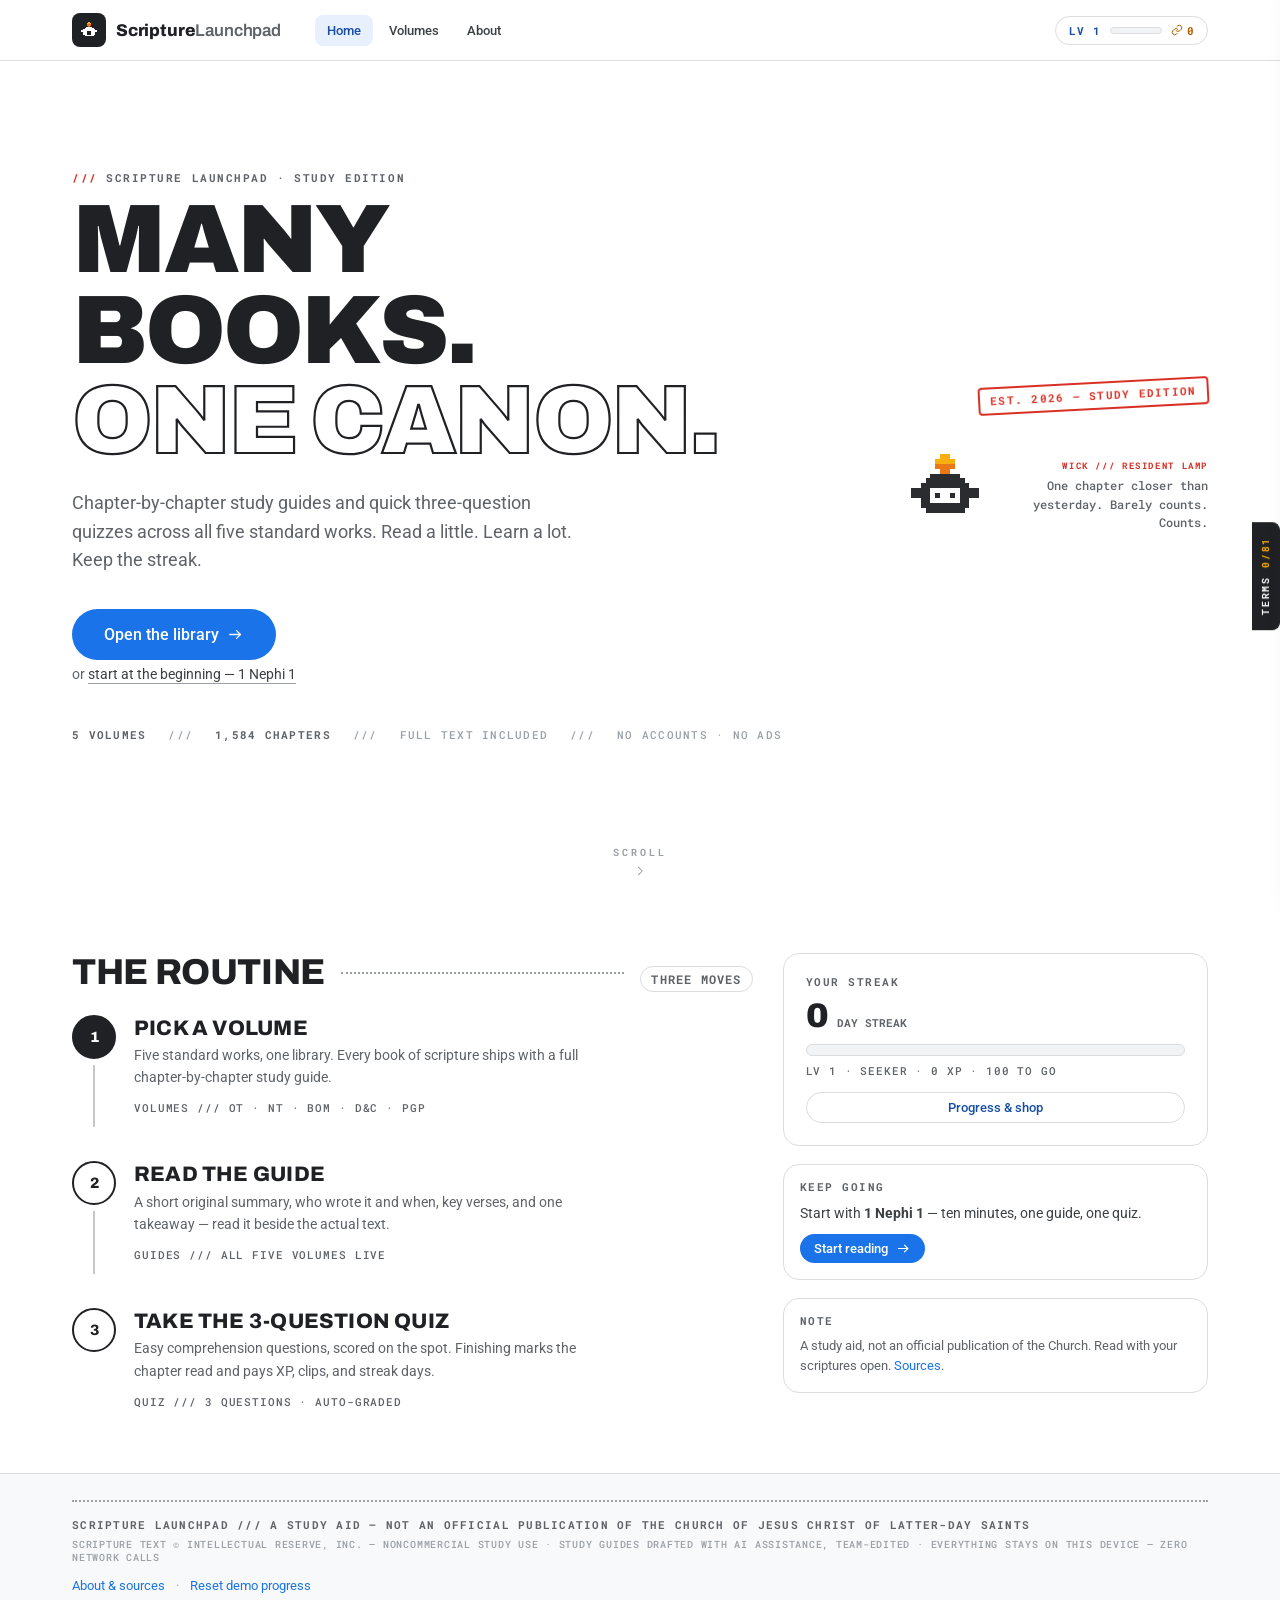
<file: scripture-launchpad/index.html>
<!doctype html>
<html lang="en">
<head>
<meta charset="utf-8">
<meta name="viewport" content="width=device-width, initial-scale=1, viewport-fit=cover">
<title>Scripture Launchpad — chapter by chapter</title>
<meta name="description" content="Chapter-by-chapter study guides, quick three-question quizzes, and the full text of all five standard works — read every chapter right here.">
<meta name="theme-color" content="#202124">
<link rel="manifest" href="manifest.json">
<link rel="apple-touch-icon" href="icons/apple-touch-icon.png">
<meta name="apple-mobile-web-app-capable" content="yes">
<meta name="mobile-web-app-capable" content="yes">
<meta name="apple-mobile-web-app-status-bar-style" content="black">
<meta name="apple-mobile-web-app-title" content="Scripture">
<link rel="icon" href='data:image/svg+xml,<svg xmlns="http://www.w3.org/2000/svg" viewBox="0 0 16 16"><rect x="3" y="8" width="10" height="5" fill="%23202124"/><rect x="2" y="6" width="12" height="2" fill="%23202124"/><rect x="7" y="2" width="2" height="2" fill="%23f9ab00"/><rect x="6" y="4" width="4" height="2" fill="%23f9ab00"/></svg>'>
<link rel="preconnect" href="https://fonts.googleapis.com">
<link rel="preconnect" href="https://fonts.gstatic.com" crossorigin>
<link href="https://fonts.googleapis.com/css2?family=Archivo:wght@600;700;800;900&family=Roboto:wght@400;500;700&family=Roboto+Mono:wght@500;700&display=swap" rel="stylesheet">
<link rel="stylesheet" href="styles.css">
</head>
<body>

<header class="appbar">
  <div class="wrap row">
    <a class="brand" href="#/" data-nav>
      <span class="mark" aria-hidden="true">
        <svg viewBox="0 0 16 16" shape-rendering="crispEdges">
          <rect x="7" y="1" width="2" height="1" fill="#f9ab00"/><rect x="6" y="2" width="4" height="1" fill="#f9ab00"/>
          <rect x="6" y="3" width="4" height="1" fill="#e8710a"/><rect x="7" y="4" width="2" height="1" fill="#e8710a"/>
          <rect x="5" y="5" width="6" height="1" fill="currentColor"/>
          <rect x="4" y="6" width="8" height="1" fill="currentColor"/>
          <rect x="3" y="7" width="10" height="1" fill="currentColor"/>
          <rect x="3" y="8" width="3" height="4" fill="currentColor"/><rect x="10" y="8" width="3" height="4" fill="currentColor"/>
          <rect x="6" y="8" width="4" height="1" fill="currentColor"/>
          <rect x="4" y="12" width="8" height="1" fill="currentColor"/>
          <rect x="1" y="8" width="2" height="2" fill="currentColor"/><rect x="13" y="8" width="2" height="2" fill="currentColor"/>
        </svg>
      </span>
      <span class="word">Scripture<em>Launchpad</em></span>
      <span id="oxmount"></span>
    </a>
    <nav class="appnav" id="appnav">
      <a href="#/" data-nav data-navkey="home">Home</a>
      <a href="#/volumes" data-nav data-navkey="volumes">Volumes</a>
      <a href="#/about" data-nav data-navkey="about">About</a>
    </nav>
    <span class="spacer"></span>
    <button class="pill" id="pill" type="button" title="Progress &amp; study shop">
      <span class="pl-lv">LV 1</span>
      <span class="pl-bar"><span class="pl-fill" id="pillfill"></span></span>
      <span class="pl-clips"><svg viewBox="0 0 24 24" fill="none" stroke="currentColor" stroke-width="2" stroke-linecap="round"><path d="M10 13a5 5 0 0 0 7.5.5l3-3a5 5 0 0 0-7-7l-1.7 1.7"/><path d="M14 11a5 5 0 0 0-7.5-.5l-3 3a5 5 0 0 0 7 7l1.7-1.7"/></svg><b id="pillclips">0</b></span>
    </button>
  </div>
</header>

<main id="view"></main>

<footer>
  <div class="wrap foot">
    <div class="foot-rule"></div>
    <p class="mono f1">SCRIPTURE LAUNCHPAD /// A STUDY AID — NOT AN OFFICIAL PUBLICATION OF THE CHURCH OF JESUS CHRIST OF LATTER-DAY SAINTS</p>
    <p class="mono f2">SCRIPTURE TEXT © INTELLECTUAL RESERVE, INC. — NONCOMMERCIAL STUDY USE · STUDY GUIDES DRAFTED WITH AI ASSISTANCE, TEAM-EDITED · EVERYTHING STAYS ON THIS DEVICE — ZERO NETWORK CALLS</p>
    <p class="flinks">
      <a href="#/about" data-nav>About &amp; sources</a>
      <span class="dotsep">·</span>
      <a href="#" id="resetlink">Reset demo progress</a>
    </p>
  </div>
</footer>

<nav class="tabbar" id="tabbar" aria-label="Mobile navigation"></nav>

<!-- glossary: edge tab + drawer + tooltip + flashcards mount here -->
<button class="bz-tab" id="bztab" type="button">TERMS <b id="bzcount">0/0</b></button>
<aside class="bz-panel" id="bzpanel" aria-hidden="true"></aside>
<div class="bz-tip" id="bztip" hidden></div>
<div class="fc-overlay" id="fcoverlay" hidden></div>

<div class="toasts" id="toasts"></div>
<div class="modal-root" id="modalroot" hidden></div>
<div class="confetti-root" id="confetti"></div>

<!-- data (plain script tags so file:// double-click works) -->
<script src="data/canon.js"></script>
<script src="data/glossary.js"></script>
<script src="data/text-manifest.js"></script>
<script src="data/ot-01-genesis-a.js"></script>
<script src="data/ot-02-genesis-b.js"></script>
<script src="data/ot-03-exodus.js"></script>
<script src="data/ot-04-leviticus.js"></script>
<script src="data/ot-05-numbers.js"></script>
<script src="data/ot-06-deuteronomy.js"></script>
<script src="data/ot-07-joshua-ruth.js"></script>
<script src="data/ot-08-judges.js"></script>
<script src="data/ot-09-1samuel.js"></script>
<script src="data/ot-10-2samuel.js"></script>
<script src="data/ot-11-1kings.js"></script>
<script src="data/ot-12-2kings.js"></script>
<script src="data/ot-13-1chronicles.js"></script>
<script src="data/ot-14-2chronicles.js"></script>
<script src="data/ot-15-ezra-neh-esth.js"></script>
<script src="data/ot-16-job-a.js"></script>
<script src="data/ot-17-job-b.js"></script>
<script src="data/ot-18-psalms-a.js"></script>
<script src="data/ot-19-psalms-b.js"></script>
<script src="data/ot-20-psalms-c.js"></script>
<script src="data/ot-21-psalms-d.js"></script>
<script src="data/ot-22-proverbs.js"></script>
<script src="data/ot-23-eccl-song.js"></script>
<script src="data/ot-24-isaiah-a.js"></script>
<script src="data/ot-25-isaiah-b.js"></script>
<script src="data/ot-26-isaiah-c.js"></script>
<script src="data/ot-27-jeremiah-a.js"></script>
<script src="data/ot-28-jeremiah-b.js"></script>
<script src="data/ot-29-lam-ezek-a.js"></script>
<script src="data/ot-30-ezek-b.js"></script>
<script src="data/ot-31-ezek-c.js"></script>
<script src="data/ot-32-dan-hosea.js"></script>
<script src="data/ot-33-joel-jonah.js"></script>
<script src="data/ot-34-micah-zeph.js"></script>
<script src="data/ot-35-hag-mal.js"></script>
<script src="data/nt-01-matt.js"></script>
<script src="data/nt-02-mark-luke.js"></script>
<script src="data/nt-03-john.js"></script>
<script src="data/nt-04-acts.js"></script>
<script src="data/nt-05-rom-1cor.js"></script>
<script src="data/nt-06-2cor-col.js"></script>
<script src="data/nt-07-thes-heb.js"></script>
<script src="data/nt-08-pet-jude.js"></script>
<script src="data/nt-09-rev.js"></script>
<script src="data/bom-01-1ne.js"></script>
<script src="data/bom-02-2ne.js"></script>
<script src="data/bom-03-jacob-words.js"></script>
<script src="data/bom-04-mosiah.js"></script>
<script src="data/bom-05-alma-a.js"></script>
<script src="data/bom-06-alma-b.js"></script>
<script src="data/bom-07-helaman.js"></script>
<script src="data/bom-08-3ne.js"></script>
<script src="data/bom-09-4ne-mormon-ether.js"></script>
<script src="data/bom-10-moroni.js"></script>
<script src="data/dc-01-foundations.js"></script>
<script src="data/dc-02-ohio.js"></script>
<script src="data/dc-03-law-and-spirit.js"></script>
<script src="data/dc-04-zion.js"></script>
<script src="data/dc-05-priesthood.js"></script>
<script src="data/dc-06-persecution.js"></script>
<script src="data/dc-07-kirtland.js"></script>
<script src="data/dc-08-liberty.js"></script>
<script src="data/dc-09-nauvoo.js"></script>
<script src="data/dc-10-od.js"></script>
<script src="data/pgp-01-moses.js"></script>
<script src="data/pgp-02-abraham.js"></script>
<script src="data/pgp-03-visions.js"></script>
<script src="data/pgp-04-a-of-f.js"></script>
<script src="app.js"></script>
</body>
</html>
</file>
<file: book-launchpad/styles.css>
/* ============================================================
   SCRIPTURE LAUNCHPAD — design system
   Google Material flatness x print-shop retro. Flat only: no
   gradients, no glassmorphism, no emoji. Same platform language
   as IS Career Launchpad; content and accents are scripture.
   Order: tokens → base → appbar → tabbar → buttons → cards →
   stamp → hero → sections → volume/book grids → chapter study
   → quiz → rail → modal/shop → toasts/confetti → glossary →
   footer → responsive → reduced motion
   ============================================================ */

:root{
  --ink:#202124;
  --ink2:#3c4043;
  --grey:#5f6368;
  --line:#dadce0;
  --line2:#e8eaed;
  --surface:#f8f9fa;
  --surface2:#f1f3f4;
  --white:#fff; --card:#fff; --on-ink:#fff;
  --blue:#1a73e8; --blue-d:#174ea6; --blue-t:#e8f0fe;
  --green:#188038; --green-b:#1e8e3e; --green-t:#e6f4ea;
  --red:#d93025;   --red-t:#fce8e6;
  --yellow:#f9ab00; --yellow-d:#b06000;
  --orange:#e8710a;
  --purple:#7627bb; --purple-t:#f3e8fd;
  --teal:#00796b;
  --shadow:0 1px 2px rgba(60,64,67,.28), 0 1px 3px 1px rgba(60,64,67,.10);
  --font-ui:'Roboto',system-ui,-apple-system,'Segoe UI',sans-serif;
  --font-disp:'Archivo','Roboto',system-ui,sans-serif;
  --font-mono:'Roboto Mono',ui-monospace,'Cascadia Mono',Consolas,monospace;
  --appbar-bg:rgba(255,255,255,.97);
}
html[data-theme="midnight"]{
  --ink:#e8eaed; --ink2:#c9ccd1; --grey:#9aa0a6;
  --line:#3c4043; --line2:#2b2c30;
  --surface:#161719; --surface2:#222326;
  --white:#1b1c1f; --card:#1b1c1f; --on-ink:#17181a;
  --blue-t:#20304a; --green-t:#1d3327; --red-t:#3a2121; --purple-t:#33234a;
  --appbar-bg:rgba(20,21,23,.97);
  --shadow:0 1px 2px rgba(0,0,0,.5), 0 1px 3px 1px rgba(0,0,0,.35);
}
html[data-accent="galilee"]{ --blue:#0b57d0; --blue-d:#0842a0; --blue-t:#d9e6fc }
html[data-accent="wild"]{ --blue:#558b2f; --blue-d:#33691e; --blue-t:#e9f2df }
html[data-accent="liahona"]{ --blue:#b06000; --blue-d:#8a4b00; --blue-t:#fbead0 }

*{box-sizing:border-box}
[hidden]{display:none !important}
html{scroll-behavior:smooth}
body{
  margin:0; background:var(--white); color:var(--ink);
  font:400 15px/1.6 var(--font-ui);
  -webkit-font-smoothing:antialiased;
}
::selection{background:var(--blue-t)}
:focus-visible{outline:2px solid var(--blue); outline-offset:2px; border-radius:4px}
a{color:var(--blue); text-decoration:none}
a:hover{text-decoration:underline}
h1,h2,h3,h4{margin:0; font-family:var(--font-disp); letter-spacing:-.01em; line-height:1.1}
p{margin:.4em 0}
button{font-family:var(--font-ui)}
.wrap{max-width:1180px; margin:0 auto; padding:0 22px}
.mono{font-family:var(--font-mono)}
.kicker{
  font:700 11px/1 var(--font-mono); letter-spacing:.14em; text-transform:uppercase;
  color:var(--grey); margin:0 0 10px;
}
.kicker .dot{color:var(--red)}
.hairline{border:0; border-top:1px solid var(--line); margin:0}
.dotted{border:0; border-top:2px dotted #9aa0a6; margin:0}

/* ---------- app bar ---------- */
.appbar{
  position:sticky; top:0; z-index:50; background:var(--appbar-bg);
  border-bottom:1px solid var(--line); backdrop-filter:blur(6px);
  /* installed app (standalone): bar grows to clear the phone status bar;
     inset is 0 in a normal browser tab, so nothing changes there */
  padding-top:env(safe-area-inset-top, 0);
}
.appbar .row{display:flex; align-items:center; gap:18px; height:60px}
.brand{display:flex; align-items:center; gap:10px; cursor:pointer; user-select:none}
.brand:hover{text-decoration:none}
.brand .mark{
  width:34px; height:34px; background:var(--ink); color:var(--card); border-radius:8px;
  display:grid; place-items:center; flex:none;
}
.brand .mark svg{width:18px; height:18px}
.brand .word{font:800 17px var(--font-disp); color:var(--ink); letter-spacing:-.01em; white-space:nowrap}
.brand .word em{font-style:normal; color:var(--grey); font-weight:600}
#oxmount{display:inline-flex}
#oxmount svg{width:22px; height:22px; margin-left:2px}
.appnav{display:flex; gap:4px; margin-left:6px}
.appnav a{
  font:500 13px var(--font-ui); color:var(--ink2); padding:8px 12px; border-radius:8px;
}
.appnav a:hover{background:var(--surface2); text-decoration:none}
.appnav a.on{background:var(--blue-t); color:var(--blue-d)}
.appbar .spacer{flex:1}

/* progress pill */
.pill{
  display:inline-flex; align-items:center; gap:9px; padding:6px 13px;
  border:1.5px solid var(--line); border-radius:999px; background:var(--card);
  cursor:pointer; color:var(--ink2);
}
.pill:hover{border-color:var(--ink); box-shadow:var(--shadow)}
.pill .pl-lv{font:700 11px var(--font-mono); letter-spacing:.08em; color:var(--blue-d)}
.pill .pl-bar{width:52px; height:7px; background:var(--surface2); border:1px solid var(--line); border-radius:99px; overflow:hidden}
.pill .pl-fill{display:block; height:100%; width:0%; background:var(--blue); border-radius:99px}
.pill .pl-clips{display:inline-flex; align-items:center; gap:4px; font:700 11px var(--font-mono); color:var(--yellow-d)}
.pill .pl-clips svg{width:12px; height:12px}

/* ---------- mobile tab bar ---------- */
.tabbar{
  display:none; position:fixed; left:0; right:0; bottom:0; z-index:120;
  background:var(--card); border-top:1.5px solid var(--ink);
  box-shadow:0 -3px 12px rgba(60,64,67,.08);
  padding:7px 6px calc(7px + env(safe-area-inset-bottom)); gap:2px;
}
.tb{
  flex:1; display:flex; flex-direction:column; align-items:center; justify-content:center; gap:3px;
  min-height:52px; padding:4px 2px; border-radius:12px; border:none; background:none;
  color:var(--grey); text-decoration:none; cursor:pointer; user-select:none;
  -webkit-tap-highlight-color:transparent; transition:transform .12s, color .15s;
}
.tb:hover{text-decoration:none}
.tb:active{transform:scale(.94)}
.tb .ti{
  position:relative; width:34px; height:30px; display:grid; place-items:center;
  border-radius:9px; transition:background .15s;
}
.tb .ti svg{width:23px; height:23px}
.tb .tl{font:700 8.5px var(--font-mono); letter-spacing:.09em; text-transform:uppercase; white-space:nowrap}
.tb.on{color:var(--blue-d)}
.tb.on .ti{background:var(--blue-t); color:var(--blue)}
.tbadge{
  position:absolute; top:-5px; right:-10px; min-width:17px; height:15px; padding:0 4px;
  background:var(--yellow); color:#202124; font:700 8.5px/15px var(--font-mono);
  border-radius:999px; text-align:center; border:1.5px solid var(--card);
}

/* ---------- buttons / chips ---------- */
.btn{
  display:inline-flex; align-items:center; gap:8px; border:none; cursor:pointer;
  font:500 14px var(--font-ui); padding:11px 22px; border-radius:999px;
  transition:box-shadow .15s, transform .15s, background .15s; text-decoration:none;
}
.btn:hover{box-shadow:var(--shadow); text-decoration:none; transform:translateY(-1px)}
.btn:active{transform:translateY(0)}
.btn-primary{background:var(--blue); color:#fff}
.btn-dark{background:var(--ink); color:var(--on-ink)}
.btn-green{background:var(--green); color:#fff}
.btn-ghost{background:var(--card); color:var(--blue-d); border:1px solid var(--line)}
.btn-sm{padding:7px 14px; font-size:13px}
.btn-hero{padding:16px 32px; font-size:16px}
.btn[disabled], .btn[aria-disabled="true"]{background:var(--line2); color:#9aa0a6; cursor:not-allowed; box-shadow:none; transform:none}
.btn svg{width:16px; height:16px}
.chip{
  display:inline-flex; align-items:center; gap:6px; padding:5px 12px;
  border:1px solid var(--line); border-radius:999px; background:var(--card);
  font:700 12px var(--font-mono); color:var(--ink2); white-space:nowrap;
}
.chip svg{width:14px; height:14px}
.chip.streak{color:var(--yellow-d); border-color:#f5c85c}
.chip.xp{color:var(--green)}
.chip.lvl{color:var(--blue-d)}
.chip .amber{color:var(--yellow-d)}

/* ---------- cards ---------- */
.card{
  background:var(--card); border:1px solid var(--line); border-radius:16px; padding:22px;
}
.card.tight{padding:16px}
.hard{
  background:var(--card); border:1.5px solid var(--ink); border-radius:12px;
  box-shadow:4px 4px 0 var(--ink); transition:transform .15s, box-shadow .15s;
}
.hard:hover{transform:translate(-2px,-2px); box-shadow:6px 6px 0 var(--ink)}
.hard.flat:hover{transform:none; box-shadow:4px 4px 0 var(--ink)}

/* ---------- stamp ---------- */
.stamp{
  display:inline-block; padding:5px 10px; border:2px solid var(--red); color:var(--red);
  font:700 10.5px var(--font-mono); letter-spacing:.12em; text-transform:uppercase;
  transform:rotate(-3deg); border-radius:4px; background:var(--card); white-space:nowrap;
}
.stamp.blue{border-color:var(--blue); color:var(--blue-d); transform:rotate(2deg)}
.stamp.green{border-color:var(--green); color:var(--green)}
.stamp.gold{border-color:var(--yellow-d); color:var(--yellow-d); transform:rotate(-2deg)}

/* ---------- hero — one focal point ---------- */
.hero{position:relative; min-height:calc(100vh - 60px); display:flex; align-items:center; padding:36px 0 84px}
.hero-grid{display:grid; grid-template-columns:1.55fr .8fr; gap:36px; align-items:center; width:100%}
.hero h1{
  font-size:clamp(52px,7.6vw,106px); font-weight:900; letter-spacing:-.03em; line-height:.93;
  text-transform:uppercase; margin:12px 0 22px;
}
.hero h1 .outl{color:transparent; -webkit-text-stroke:2.2px var(--ink); text-stroke:2.2px var(--ink)}
.hero .sub{font-size:18px; color:var(--grey); max-width:50ch; margin:0 0 34px}
.hero .cta{display:flex; gap:18px; align-items:center; flex-wrap:wrap}
.hero .alt{font:400 13.5px var(--font-ui); color:var(--grey)}
.hero .alt a{color:var(--ink2); border-bottom:1px solid #9aa0a6; padding-bottom:1px}
.hero .alt a:hover{text-decoration:none; border-color:var(--ink)}
.microline{
  margin-top:46px; font:500 10.5px var(--font-mono); letter-spacing:.12em; color:#9aa0a6;
  text-transform:uppercase; display:flex; gap:22px; flex-wrap:wrap;
}
.microline b{color:var(--grey); font-weight:700}
.hero-side{position:relative; display:flex; flex-direction:column; align-items:flex-end; gap:18px}
.corner-stamp{z-index:2}
.wick-duo{display:flex; align-items:flex-end; gap:14px; margin-top:26px}
.wick-duo .wick{width:78px; opacity:.95; flex:none}
.wick-bubble{max-width:210px; font:500 12px/1.55 var(--font-mono); color:var(--grey); text-align:right}
.wick-bubble b{display:block; font-size:9px; letter-spacing:.18em; color:var(--red); margin-bottom:3px; text-align:right}
.scrollcue{
  position:absolute; bottom:20px; left:50%; transform:translateX(-50%);
  font:700 9.5px var(--font-mono); letter-spacing:.32em; color:#9aa0a6; text-transform:uppercase;
  display:flex; flex-direction:column; align-items:center; gap:5px;
}
.scrollcue svg{width:14px; height:14px; animation:dip 2.2s ease-in-out infinite}
@keyframes dip{0%,100%{transform:translateY(0); opacity:.45} 50%{transform:translateY(5px); opacity:1}}
.hero-main>*{animation:fadeUp .5s ease-out both}
.hero-main>*:nth-child(2){animation-delay:.07s}
.hero-main>*:nth-child(3){animation-delay:.14s}
.hero-main>*:nth-child(4){animation-delay:.21s}
.hero-main>*:nth-child(5){animation-delay:.28s}
@keyframes fadeUp{from{opacity:0; transform:translateY(14px)} to{opacity:1; transform:none}}

/* ---------- sections ---------- */
.section{padding:52px 0 8px}
.section-head{display:flex; align-items:baseline; gap:16px; margin-bottom:22px; flex-wrap:wrap}
.section-head h2{font-size:clamp(26px,3vw,36px); font-weight:800; text-transform:uppercase; letter-spacing:-.01em}
.section-head .count{
  font:700 12px var(--font-mono); color:var(--grey); letter-spacing:.1em;
  border:1px solid var(--line); padding:4px 10px; border-radius:999px;
}
.section-head .rule{flex:1; border-top:2px dotted #9aa0a6; min-width:60px; align-self:center}
.path-grid{display:grid; grid-template-columns:1.6fr 1fr; gap:30px; align-items:start}
.stage{position:relative; display:flex; gap:18px; padding:0 0 34px 0}
.stage:last-child{padding-bottom:4px}
.stage .railv{display:flex; flex-direction:column; align-items:center; gap:6px}
.node{
  width:44px; height:44px; border-radius:999px; border:2px solid var(--ink); background:var(--card);
  display:grid; place-items:center; font:800 15px var(--font-disp); color:var(--ink);
  flex:none; z-index:1;
}
.node.done{background:var(--green); border-color:var(--green); color:#fff}
.node.now{background:var(--ink); color:var(--on-ink)}
.railv .cord{width:2px; flex:1; min-height:26px; background:var(--ink); opacity:.25}
.stage .body{flex:1; padding-top:2px}
.stage h3{font-size:21px; font-weight:800; text-transform:uppercase; letter-spacing:.01em}
.stage .desc{color:var(--grey); font-size:14px; margin:4px 0 12px; max-width:60ch}
.stage .meta{font:500 11px var(--font-mono); color:var(--grey); letter-spacing:.08em; text-transform:uppercase; margin-bottom:12px}
.stage .meta b{color:var(--green)}
.railcol{display:flex; flex-direction:column; gap:18px; position:sticky; top:78px}
.levelbar{height:12px; background:var(--surface2); border:1px solid var(--line); border-radius:99px; overflow:hidden}
.levelbar .fill{height:100%; background:var(--blue); border-radius:99px; transition:width .5s}
.badge-grid{display:grid; grid-template-columns:repeat(4,1fr); gap:10px; margin-top:12px}
.badge{
  text-align:center; padding:10px 4px; border:1px solid var(--line); border-radius:12px;
  background:var(--card); position:relative;
}
.badge svg{width:22px; height:22px; color:var(--yellow-d)}
.badge .bn{font:700 8.5px var(--font-mono); letter-spacing:.04em; text-transform:uppercase; display:block; margin-top:5px; color:var(--ink2)}
.badge.locked{opacity:.35; filter:grayscale(1)}
.badge .lk{position:absolute; top:4px; right:4px; width:11px; height:11px; color:var(--grey)}

/* ---------- volume + book cards ---------- */
.volgrid{display:grid; grid-template-columns:repeat(3,1fr); gap:18px}
.bookgrid{display:grid; grid-template-columns:repeat(3,1fr); gap:14px}
.vcard{
  display:flex; flex-direction:column; cursor:pointer; padding:0; overflow:hidden;
  background:var(--card); position:relative;
}
.vcard .bar{height:5px; width:100%; background:var(--acc, var(--blue))}
.vcard .inner{padding:16px 16px 14px; display:flex; flex-direction:column; flex:1}
.vcard .toprow{display:flex; justify-content:space-between; align-items:flex-start; gap:8px; margin-bottom:8px}
.vcard .ic{width:34px; height:34px; border-radius:8px; display:grid; place-items:center; flex:none; background:var(--acc-t, var(--blue-t)); color:var(--acc, var(--blue-d))}
.vcard .ic svg{width:19px; height:19px}
.vcard h3{font-size:16.5px; font-weight:800; line-height:1.2; margin:2px 0 6px}
.vcard .blurb{font-size:12.5px; color:var(--grey); line-height:1.5; flex:1}
.vcard .meta{
  margin-top:12px; padding-top:10px; border-top:1px dotted var(--line);
  font:700 10px var(--font-mono); letter-spacing:.08em; color:var(--grey); text-transform:uppercase;
  display:flex; justify-content:space-between; align-items:center; gap:6px;
}
.vcard .meta .go{color:var(--ink)}
.vcard .pbar{height:5px; background:var(--surface2); border-radius:99px; overflow:hidden; margin-top:10px}
.vcard .pbar span{display:block; height:100%; background:var(--acc, var(--blue))}
.vcard .guidechip{
  font:700 8.5px var(--font-mono); letter-spacing:.1em; text-transform:uppercase;
  border:1.5px solid var(--green); color:var(--green); padding:2px 6px; border-radius:4px; transform:rotate(-3deg);
}
.vcard .guidechip.soon{border-color:#9aa0a6; color:var(--grey)}
.group-head{display:flex; align-items:center; gap:14px; margin:34px 0 16px}
.group-head .gname{font:800 13px var(--font-mono); letter-spacing:.16em; text-transform:uppercase; color:var(--ink2)}
.group-head .grule{flex:1; border-top:1px solid var(--ink)}
.group-head .gn{font:700 11px var(--font-mono); color:var(--on-ink); background:var(--ink); padding:2px 8px; border-radius:4px}

/* ---------- detail heads / crumbs ---------- */
.crumb{font:500 12px var(--font-mono); color:var(--grey); letter-spacing:.06em; text-transform:uppercase; padding-top:22px}
.crumb a{color:var(--grey)}
.det-head{display:flex; gap:22px; align-items:flex-start; padding:18px 0 20px; flex-wrap:wrap}
.det-head .big-ic{
  width:74px; height:74px; border-radius:18px; display:grid; place-items:center; flex:none;
  border:1.5px solid var(--ink); box-shadow:4px 4px 0 var(--ink);
  background:var(--acc-t, var(--blue-t)); color:var(--acc, var(--blue-d));
}
.det-head .big-ic svg{width:38px; height:38px}
.det-head h1{font-size:clamp(30px,4vw,46px); font-weight:900; text-transform:uppercase; letter-spacing:-.02em; line-height:1}
.det-head .aka{font:500 13px var(--font-mono); color:var(--grey); margin-top:8px}
.det-head .head-cta{margin-left:auto; display:flex; flex-direction:column; gap:10px; align-items:flex-end}

/* ---------- chapter grid ---------- */
.chapgrid{display:grid; grid-template-columns:repeat(auto-fill, minmax(64px, 1fr)); gap:10px; padding:4px 0 60px}
.chap{
  position:relative; border:1.5px solid var(--line); background:var(--card); border-radius:10px;
  min-height:52px; display:flex; align-items:center; justify-content:center; gap:5px;
  font:700 13px var(--font-mono); color:var(--ink2); cursor:pointer; padding:6px 2px;
}
.chap:hover{border-color:var(--ink); color:var(--ink); box-shadow:var(--shadow)}
.chap.read{background:var(--green-t); border-color:var(--green); color:var(--green)}
.chap .cd{width:6px; height:6px; border-radius:99px; background:var(--yellow); position:absolute; top:5px; right:5px}
.chap .cd.none{display:none}
.chap.guide::after{
  content:""; position:absolute; left:50%; bottom:4px; transform:translateX(-50%);
  width:16px; height:2px; background:var(--acc, var(--blue)); border-radius:2px; opacity:.55;
}

/* ---------- chapter study page ---------- */
.study{max-width:820px; padding-bottom:60px}
.chap-head{display:flex; align-items:flex-start; gap:18px; padding:14px 0 8px; flex-wrap:wrap}
.chap-head h1{font-size:clamp(32px,4.4vw,52px); font-weight:900; text-transform:uppercase; letter-spacing:-.02em; line-height:1}
.chap-head .readtoggle{margin-left:auto; padding-top:6px}
.readtoggle button{
  display:inline-flex; align-items:center; gap:7px; border:1.5px solid var(--line); border-radius:999px;
  background:var(--card); padding:8px 15px; font:700 11.5px var(--font-mono); letter-spacing:.08em;
  text-transform:uppercase; color:var(--grey); cursor:pointer;
}
.readtoggle button:hover{border-color:var(--ink); color:var(--ink)}
.readtoggle button.on{background:var(--green); border-color:var(--green); color:#fff}
.readtoggle button svg{width:14px; height:14px}
.guidecard{margin-top:16px}
.guidecard .gh{display:flex; align-items:center; gap:10px; margin-bottom:10px}
.guidecard .gh h3{font:800 13px var(--font-mono); letter-spacing:.16em; text-transform:uppercase; color:var(--ink2)}
.guidecard .gh .grule{flex:1; border-top:1px solid var(--line)}
.study .sum{font-size:16.5px; line-height:1.65; margin:6px 0 14px}
.ctxline{
  font:500 11px var(--font-mono); letter-spacing:.06em; text-transform:uppercase;
  color:var(--grey); background:var(--surface); border:1px solid var(--line2); border-radius:8px;
  padding:8px 12px; margin:0 0 16px; display:inline-block;
}
.kvblock{margin:6px 0 16px}
.kv{
  border-left:3px solid var(--acc, var(--blue)); background:var(--surface);
  border-radius:0 10px 10px 0; padding:12px 16px; margin:0 0 10px;
}
.kv .kvt{font:500 15px/1.6 var(--font-ui); color:var(--ink2); font-style:italic; margin:0}
.kv .kvr{font:700 10px var(--font-mono); letter-spacing:.12em; text-transform:uppercase; color:var(--acc, var(--blue-d)); margin-top:6px; display:block}
.takeaway{
  border:1.5px solid var(--ink); border-radius:12px; box-shadow:4px 4px 0 var(--ink);
  background:var(--card); padding:14px 18px; margin:18px 0; position:relative;
}
.takeaway .tk{font:700 10px var(--font-mono); letter-spacing:.16em; text-transform:uppercase; color:var(--red); margin-bottom:5px; display:block}
.takeaway p{margin:0; font-size:15.5px}
.comingsoon{margin-top:16px; text-align:left}
.comingsoon .cs-k{font:700 10.5px var(--font-mono); letter-spacing:.14em; color:var(--grey); text-transform:uppercase}
.comingsoon p{color:var(--grey); max-width:60ch}
.chapter-nav{display:flex; justify-content:space-between; gap:12px; margin-top:30px; flex-wrap:wrap}

/* ---------- full-chapter reading ---------- */
.readpage{max-width:760px; padding-bottom:60px}
.chap-head .readtoggle{display:inline-flex; align-items:center; gap:10px}
.readmeta{
  font:500 10.5px var(--font-mono); letter-spacing:.12em; text-transform:uppercase;
  color:#9aa0a6; margin:4px 0 20px;
}
.readmeta a{color:#9aa0a6; text-decoration:underline}
.readmeta a:hover{color:var(--grey)}
.scripture{font:400 17px/1.85 var(--font-ui); color:var(--ink2)}
.scripture .v{margin:0 0 3px}
.scripture .vn{
  font:700 10px var(--font-mono); letter-spacing:.04em;
  color:var(--acc, var(--blue-d)); position:relative; top:-4px; margin-right:7px;
}
.scripture .svh{
  font:800 12px var(--font-mono); letter-spacing:.14em; text-transform:uppercase;
  color:var(--ink); margin:28px 0 10px;
}
.read-nav{display:flex; justify-content:space-between; gap:12px; margin-top:36px; flex-wrap:wrap}

/* ---------- quiz ---------- */
.quizcard{margin-top:16px}
.quizcard .qh{display:flex; align-items:center; gap:10px; flex-wrap:wrap; margin-bottom:14px}
.quizcard .qh h3{font:800 13px var(--font-mono); letter-spacing:.16em; text-transform:uppercase; color:var(--ink2)}
.quizcard .qh .qmeta{font:500 10.5px var(--font-mono); color:var(--grey); letter-spacing:.08em; text-transform:uppercase; margin-left:auto}
.qprog{display:flex; gap:5px; margin-bottom:14px}
.qprog span{width:26px; height:5px; border-radius:99px; background:var(--surface2); border:1px solid var(--line)}
.qprog span.ok{background:var(--green); border-color:var(--green)}
.qprog span.bad{background:var(--red); border-color:var(--red)}
.qprog span.cur{border-color:var(--ink)}
.qq{font-size:17px; font-weight:500; margin:0 0 14px}
.choices{display:flex; flex-direction:column; gap:9px}
.choice{
  display:flex; align-items:center; gap:12px; text-align:left; width:100%;
  border:1.5px solid var(--line); background:var(--card); border-radius:12px;
  padding:12px 14px; font:400 14.5px var(--font-ui); color:var(--ink); cursor:pointer;
  transition:border-color .12s, background .12s;
}
.choice:hover{border-color:var(--ink)}
.choice .key{
  width:24px; height:24px; border-radius:7px; border:1.5px solid var(--line);
  display:grid; place-items:center; font:700 11px var(--font-mono); color:var(--grey); flex:none;
}
.choice.right{background:var(--green-t); border-color:var(--green); color:var(--green)}
.choice.right .key{border-color:var(--green); color:var(--green)}
.choice.wrong{background:var(--red-t); border-color:var(--red); color:var(--red)}
.choice.wrong .key{border-color:var(--red); color:var(--red)}
.choice.dim{opacity:.55}
.choice:disabled{cursor:default}
.qwhy{
  border:1px solid var(--line); border-left:3px solid var(--acc, var(--blue)); background:var(--surface);
  border-radius:0 10px 10px 0; padding:10px 14px; margin-top:12px; font-size:13.5px; color:var(--ink2);
}
.qnext{margin-top:14px; display:flex; justify-content:flex-end}
.qdone{text-align:left; padding:6px 2px 2px}
.qdone .scorestamp{margin:6px 0 10px}
.qdone .scoreline{font-size:16px; font-weight:500; margin:8px 0 4px}
.qdone .xpnote{font:700 11px var(--font-mono); letter-spacing:.1em; text-transform:uppercase; color:var(--green)}
.qdone .qactions{display:flex; gap:12px; margin-top:18px; flex-wrap:wrap}

/* ---------- about page ---------- */
.about{max-width:820px; padding-bottom:60px}
.about h2{font-size:clamp(22px,2.6vw,30px); font-weight:800; text-transform:uppercase; margin:38px 0 6px}
.about p, .about li{color:var(--ink2); font-size:14.5px}
.about ul{padding-left:20px; margin:8px 0}
.about .src{border:1px solid var(--line); border-radius:12px; padding:14px 16px; margin:10px 0; background:var(--card)}
.about .src .sk{font:700 10px var(--font-mono); letter-spacing:.14em; text-transform:uppercase; color:var(--grey)}
.about .inst-hint{
  font:500 10.5px/1.9 var(--font-mono); letter-spacing:.1em; text-transform:uppercase;
  color:var(--ink2); margin:12px 0 0;
}
.about .inst-hint b{color:var(--ink); font-weight:700}
#installbtn{margin-top:12px}

/* ---------- progress modal + shop ---------- */
.modal-root{position:fixed; inset:0; z-index:400; display:flex; align-items:flex-start; justify-content:center; padding:44px 16px; overflow-y:auto}
.modal-back{position:fixed; inset:0; background:rgba(32,33,36,.55)}
.modal{
  position:relative; width:min(880px,100%); background:var(--card); border:1.5px solid var(--ink);
  border-radius:16px; box-shadow:8px 8px 0 var(--ink); padding:26px;
}
.modal .mx{position:absolute; top:14px; right:14px; border:none; background:none; cursor:pointer; color:var(--grey); padding:6px}
.modal .mx:hover{color:var(--ink)}
.modal .mx svg{width:18px; height:18px}
.mgrid{display:grid; grid-template-columns:1.1fr 1fr; gap:16px; margin-top:16px}
.mbox{border:1px solid var(--line); border-radius:14px; padding:16px; background:var(--card)}
.mbox .mk{font:700 10px var(--font-mono); letter-spacing:.16em; text-transform:uppercase; color:var(--grey); margin-bottom:8px; display:block}
.mbox .big{font:900 30px var(--font-disp); text-transform:uppercase; letter-spacing:-.01em; line-height:1}
.mbox .sub{font:500 11px var(--font-mono); color:var(--grey); margin-top:6px}
.ladder{margin-top:10px}
.lrow{display:flex; align-items:center; gap:12px; padding:7px 0; border-bottom:1px dotted var(--line)}
.lrow:last-child{border-bottom:none}
.lrow .ln{width:30px; height:30px; border-radius:99px; border:1.5px solid var(--line); display:grid; place-items:center; font:800 12px var(--font-disp); color:var(--grey); flex:none}
.lrow.done .ln{background:var(--green); border-color:var(--green); color:#fff}
.lrow.now .ln{background:var(--ink); border-color:var(--ink); color:var(--on-ink)}
.lrow .lt{font:700 11.5px var(--font-mono); letter-spacing:.1em; text-transform:uppercase; color:var(--ink2); flex:1}
.lrow .lr{font:700 10px var(--font-mono); color:var(--grey)}
.lrow.now .lt{color:var(--ink)}
.lrow.locked{opacity:.45}
.statrow{display:flex; gap:8px; flex-wrap:wrap; margin-top:12px}
.shopgrid{display:grid; grid-template-columns:repeat(3,1fr); gap:14px; margin-top:14px}
.shopcard{border:1px solid var(--line); border-radius:14px; padding:14px; background:var(--card); display:flex; flex-direction:column; gap:8px}
.shopcard.owned{border-color:var(--green)}
.shopcard .sw{display:flex; gap:6px}
.shopcard .sw i{width:22px; height:22px; border-radius:6px; border:1px solid var(--line)}
.shopcard .pname{font:800 13.5px var(--font-disp); text-transform:uppercase; letter-spacing:.02em}
.shopcard .pdesc{font-size:12px; color:var(--grey); flex:1; line-height:1.5}
.shopcard .prow{display:flex; align-items:center; justify-content:space-between; gap:8px}
.shopcard .price{font:700 12px var(--font-mono); color:var(--yellow-d); display:inline-flex; align-items:center; gap:5px}
.shopcard .price svg{width:13px; height:13px}
.shopfoot{font:500 10px var(--font-mono); letter-spacing:.1em; text-transform:uppercase; color:var(--grey); margin-top:12px}

/* ---------- toasts ---------- */
.toasts{position:fixed; left:18px; bottom:22px; z-index:300; display:flex; flex-direction:column; gap:8px}
.toast{
  background:var(--ink); color:var(--on-ink); border-radius:10px; padding:10px 16px;
  font:500 13px var(--font-ui); box-shadow:var(--shadow); display:flex; gap:10px; align-items:center;
  animation:tin .25s ease-out;
}
.toast .txp{font:700 11px var(--font-mono); color:var(--yellow); letter-spacing:.06em}
@keyframes tin{from{opacity:0; transform:translateY(8px)} to{opacity:1; transform:none}}

/* ---------- confetti ---------- */
.confetti-root{position:fixed; inset:0; pointer-events:none; z-index:500; overflow:hidden}
.confetti-root i{position:absolute; width:9px; height:9px; top:-12px}

/* ---------- glossary ---------- */
.bz{border-bottom:2px solid var(--orange); cursor:help; text-decoration:none}
.bz-tab{
  position:fixed; right:0; top:58%; z-index:110; transform:rotate(180deg);
  writing-mode:vertical-rl; border:1.5px solid var(--ink); border-right:none;
  background:var(--ink); color:var(--on-ink); font:700 10px var(--font-mono); letter-spacing:.18em;
  padding:14px 7px; border-radius:8px 0 0 8px; cursor:pointer; display:flex; align-items:center; gap:8px;
}
.bz-tab b{color:var(--yellow); font-weight:700}
.bz-tab:hover{background:var(--ink2)}
.bz-panel{
  position:fixed; top:0; right:-420px; width:400px; max-width:100vw; height:100vh; z-index:150;
  background:var(--card); border-left:1.5px solid var(--ink); box-shadow:-6px 0 24px rgba(60,64,67,.18);
  display:flex; flex-direction:column; transition:right .25s ease;
}
.bz-panel.open{right:0}
.bz-head{padding:18px 18px 12px; border-bottom:1px solid var(--line)}
.bz-head .bt{display:flex; align-items:center; gap:10px}
.bz-head .bt h3{font:800 14px var(--font-mono); letter-spacing:.16em; text-transform:uppercase; flex:1}
.bz-head .bt button{border:none; background:none; cursor:pointer; color:var(--grey); padding:4px}
.bz-head .bt button:hover{color:var(--ink)}
.bz-head .bt svg{width:16px; height:16px}
.bz-stack{display:flex; height:7px; border-radius:99px; overflow:hidden; margin:12px 0 0; background:var(--surface2)}
.bz-stack i{height:100%}
.bz-search{margin-top:12px; width:100%; padding:9px 13px; border:1.5px solid var(--line); border-radius:10px; font:400 13px var(--font-ui); background:var(--card); color:var(--ink)}
.bz-search:focus{outline:none; border-color:var(--ink)}
.bz-filters{display:flex; gap:6px; flex-wrap:wrap; margin-top:10px}
.bz-fch{
  border:1px solid var(--line); background:var(--card); border-radius:999px; padding:4px 11px;
  font:700 10px var(--font-mono); letter-spacing:.08em; color:var(--grey); cursor:pointer;
}
.bz-fch.on{background:var(--blue-t); border-color:var(--blue); color:var(--blue-d)}
.bz-list{flex:1; overflow-y:auto; padding:6px 0 90px}
.bz-row{padding:11px 18px; border-bottom:1px dotted var(--line); cursor:pointer}
.bz-row:hover{background:var(--surface)}
.bz-row .rt{display:flex; align-items:center; gap:8px}
.bz-row .rt b{font:500 13.5px var(--font-ui); color:var(--ink); flex:1}
.bz-row .meter{display:flex; gap:3px}
.bz-row .meter i{width:7px; height:7px; border-radius:99px; background:var(--line2)}
.bz-row .meter i.f{background:var(--orange)}
.bz-row .rd{font:400 13px var(--font-ui); color:var(--ink2); display:none; margin-top:6px}
.bz-row.exp .rd{display:block}
.bz-row .tag{font:700 8.5px var(--font-mono); letter-spacing:.1em; color:var(--grey); border:1px solid var(--line); padding:1px 5px; border-radius:4px}
.bz-foot{border-top:1.5px solid var(--ink); padding:12px 18px; background:var(--card); display:flex; gap:10px; align-items:center; justify-content:space-between}
.bz-foot .bf-note{font:500 9.5px var(--font-mono); letter-spacing:.1em; color:var(--grey); text-transform:uppercase}
.bz-tip{
  position:fixed; z-index:200; max-width:300px; background:var(--card); border:1.5px solid var(--ink);
  border-radius:10px; box-shadow:5px 5px 0 var(--ink); padding:11px 14px; pointer-events:none;
}
.bz-tip .tt{font:700 12px var(--font-mono); letter-spacing:.08em; text-transform:uppercase; color:var(--orange); display:block}
.bz-tip .td{font:400 13px/1.5 var(--font-ui); color:var(--ink2); margin-top:4px}
.bz-tip .tf{font:700 9px var(--font-mono); letter-spacing:.12em; text-transform:uppercase; color:var(--grey); margin-top:7px; display:block}
.fc-overlay{position:fixed; inset:0; z-index:250; background:rgba(32,33,36,.55); display:flex; align-items:center; justify-content:center; padding:20px}
.fc-card{width:min(460px,100%); background:var(--card); border:1.5px solid var(--ink); border-radius:16px; box-shadow:8px 8px 0 var(--ink); padding:26px; position:relative}
.fc-card .fk{font:700 10px var(--font-mono); letter-spacing:.16em; text-transform:uppercase; color:var(--grey); display:flex; justify-content:space-between}
.fc-face{
  min-height:170px; border:1.5px solid var(--ink); border-radius:12px; background:var(--surface);
  display:flex; flex-direction:column; align-items:center; justify-content:center; gap:10px;
  text-align:center; padding:22px; margin:16px 0; cursor:pointer;
}
.fc-face .fw{font:800 22px var(--font-disp); text-transform:uppercase}
.fc-face .fd{font:400 14px/1.55 var(--font-ui); color:var(--ink2)}
.fc-face .fhint{font:500 9.5px var(--font-mono); letter-spacing:.14em; color:var(--grey); text-transform:uppercase}
.fc-btns{display:flex; gap:10px}
.fc-btns .btn{flex:1; justify-content:center}

/* ---------- footer ---------- */
footer{border-top:1px solid var(--line); margin-top:40px; background:var(--surface)}
.foot{padding:26px 22px 34px}
.foot .foot-rule{border-top:2px dotted #9aa0a6; margin-bottom:16px}
.foot .f1{font:700 10.5px var(--font-mono); letter-spacing:.12em; color:var(--grey); margin:0 0 6px}
.foot .f2{font:500 9.5px var(--font-mono); letter-spacing:.08em; color:#9aa0a6; margin:0 0 12px}
.foot .flinks{font-size:13px; margin:0}
.foot .dotsep{color:#9aa0a6; margin:0 8px}

/* ---------- responsive ≤680px ---------- */
@media (max-width:680px){
  body{--tb-clear:76px}
  .wrap{padding:0 16px}
  .appnav{display:none}
  .pill{display:none}
  .tabbar{display:flex}
  main{padding-bottom:var(--tb-clear)}
  .bz-tab{display:none}
  .hero{min-height:auto; padding:30px 0 40px}
  .hero-grid{grid-template-columns:1fr; gap:8px}
  .hero h1{font-size:clamp(40px,12vw,56px)}
  .hero .sub{font-size:15.5px; margin-bottom:24px}
  .hero .cta .btn{width:100%; justify-content:center}
  .hero-side{display:none}
  .scrollcue{display:none}
  .microline{gap:12px; margin-top:30px}
  .path-grid{grid-template-columns:1fr}
  .railcol{position:static}
  .volgrid,.bookgrid{grid-template-columns:1fr}
  .shopgrid{grid-template-columns:1fr}
  .mgrid{grid-template-columns:1fr}
  .modal{padding:20px}
  .modal-root{padding:16px 10px}
  .chapgrid{grid-template-columns:repeat(auto-fill, minmax(56px,1fr)); gap:8px}
  .det-head h1{font-size:30px}
  .det-head .big-ic{width:58px; height:58px; border-radius:14px}
  .det-head .big-ic svg{width:28px; height:28px}
  .det-head .head-cta{margin-left:0; width:100%; flex-direction:row}
  .btn-full{width:100%; justify-content:center}
  .chapter-nav .btn{flex:1; justify-content:center}
  .read-nav .btn{flex:1; justify-content:center}
  .chap-head .readtoggle{margin-left:0; width:100%}
  .chap-head .readtoggle button, .chap-head .readtoggle .btn{flex:1; justify-content:center}
  .scripture{font-size:16px; line-height:1.75}
  .quizcard .qh .qmeta{margin-left:0; width:100%}
  .toasts{left:10px; right:10px; bottom:calc(96px + env(safe-area-inset-bottom))}
  .toast{width:100%}
  /* glossary panel becomes a full-width drawer */
  .bz-panel{width:100vw; z-index:150; border-left:none}
  /* buzzword tooltip becomes a bottom sheet */
  .bz-tip{
    left:10px !important; right:10px !important; bottom:calc(84px + env(safe-area-inset-bottom)) !important;
    top:auto !important; max-width:none; pointer-events:auto;
  }
}
@media (min-width:681px){ .tbadge{display:inline-block} }

/* ---------- reduced motion ---------- */
@media (prefers-reduced-motion:reduce){
  html{scroll-behavior:auto}
  .hero-main>*{animation:none}
  .scrollcue svg{animation:none}
  .toast{animation:none}
  .tabbar .tb, .btn{transition:none}
}
</file>
<file: scripture-launchpad/styles.css>
/* ============================================================
   SCRIPTURE LAUNCHPAD — design system
   Google Material flatness x print-shop retro. Flat only: no
   gradients, no glassmorphism, no emoji. Same platform language
   as IS Career Launchpad; content and accents are scripture.
   Order: tokens → base → appbar → tabbar → buttons → cards →
   stamp → hero → sections → volume/book grids → chapter study
   → quiz → rail → modal/shop → toasts/confetti → glossary →
   footer → responsive → reduced motion
   ============================================================ */

:root{
  --ink:#202124;
  --ink2:#3c4043;
  --grey:#5f6368;
  --line:#dadce0;
  --line2:#e8eaed;
  --surface:#f8f9fa;
  --surface2:#f1f3f4;
  --white:#fff; --card:#fff; --on-ink:#fff;
  --blue:#1a73e8; --blue-d:#174ea6; --blue-t:#e8f0fe;
  --green:#188038; --green-b:#1e8e3e; --green-t:#e6f4ea;
  --red:#d93025;   --red-t:#fce8e6;
  --yellow:#f9ab00; --yellow-d:#b06000;
  --orange:#e8710a;
  --purple:#7627bb; --purple-t:#f3e8fd;
  --teal:#00796b;
  --shadow:0 1px 2px rgba(60,64,67,.28), 0 1px 3px 1px rgba(60,64,67,.10);
  --font-ui:'Roboto',system-ui,-apple-system,'Segoe UI',sans-serif;
  --font-disp:'Archivo','Roboto',system-ui,sans-serif;
  --font-mono:'Roboto Mono',ui-monospace,'Cascadia Mono',Consolas,monospace;
  --appbar-bg:rgba(255,255,255,.97);
}
html[data-theme="midnight"]{
  --ink:#e8eaed; --ink2:#c9ccd1; --grey:#9aa0a6;
  --line:#3c4043; --line2:#2b2c30;
  --surface:#161719; --surface2:#222326;
  --white:#1b1c1f; --card:#1b1c1f; --on-ink:#17181a;
  --blue-t:#20304a; --green-t:#1d3327; --red-t:#3a2121; --purple-t:#33234a;
  --appbar-bg:rgba(20,21,23,.97);
  --shadow:0 1px 2px rgba(0,0,0,.5), 0 1px 3px 1px rgba(0,0,0,.35);
}
html[data-accent="galilee"]{ --blue:#0b57d0; --blue-d:#0842a0; --blue-t:#d9e6fc }
html[data-accent="wild"]{ --blue:#558b2f; --blue-d:#33691e; --blue-t:#e9f2df }
html[data-accent="liahona"]{ --blue:#b06000; --blue-d:#8a4b00; --blue-t:#fbead0 }

*{box-sizing:border-box}
[hidden]{display:none !important}
html{scroll-behavior:smooth}
body{
  margin:0; background:var(--white); color:var(--ink);
  font:400 15px/1.6 var(--font-ui);
  -webkit-font-smoothing:antialiased;
}
::selection{background:var(--blue-t)}
:focus-visible{outline:2px solid var(--blue); outline-offset:2px; border-radius:4px}
a{color:var(--blue); text-decoration:none}
a:hover{text-decoration:underline}
h1,h2,h3,h4{margin:0; font-family:var(--font-disp); letter-spacing:-.01em; line-height:1.1}
p{margin:.4em 0}
button{font-family:var(--font-ui)}
.wrap{max-width:1180px; margin:0 auto; padding:0 22px}
.mono{font-family:var(--font-mono)}
.kicker{
  font:700 11px/1 var(--font-mono); letter-spacing:.14em; text-transform:uppercase;
  color:var(--grey); margin:0 0 10px;
}
.kicker .dot{color:var(--red)}
.hairline{border:0; border-top:1px solid var(--line); margin:0}
.dotted{border:0; border-top:2px dotted #9aa0a6; margin:0}

/* ---------- app bar ---------- */
.appbar{
  position:sticky; top:0; z-index:50; background:var(--appbar-bg);
  border-bottom:1px solid var(--line); backdrop-filter:blur(6px);
  /* installed app (standalone): bar grows to clear the phone status bar;
     inset is 0 in a normal browser tab, so nothing changes there */
  padding-top:env(safe-area-inset-top, 0);
}
.appbar .row{display:flex; align-items:center; gap:18px; height:60px}
.brand{display:flex; align-items:center; gap:10px; cursor:pointer; user-select:none}
.brand:hover{text-decoration:none}
.brand .mark{
  width:34px; height:34px; background:var(--ink); color:var(--card); border-radius:8px;
  display:grid; place-items:center; flex:none;
}
.brand .mark svg{width:18px; height:18px}
.brand .word{font:800 17px var(--font-disp); color:var(--ink); letter-spacing:-.01em; white-space:nowrap}
.brand .word em{font-style:normal; color:var(--grey); font-weight:600}
#oxmount{display:inline-flex}
#oxmount svg{width:22px; height:22px; margin-left:2px}
.appnav{display:flex; gap:4px; margin-left:6px}
.appnav a{
  font:500 13px var(--font-ui); color:var(--ink2); padding:8px 12px; border-radius:8px;
}
.appnav a:hover{background:var(--surface2); text-decoration:none}
.appnav a.on{background:var(--blue-t); color:var(--blue-d)}
.appbar .spacer{flex:1}

/* progress pill */
.pill{
  display:inline-flex; align-items:center; gap:9px; padding:6px 13px;
  border:1.5px solid var(--line); border-radius:999px; background:var(--card);
  cursor:pointer; color:var(--ink2);
}
.pill:hover{border-color:var(--ink); box-shadow:var(--shadow)}
.pill .pl-lv{font:700 11px var(--font-mono); letter-spacing:.08em; color:var(--blue-d)}
.pill .pl-bar{width:52px; height:7px; background:var(--surface2); border:1px solid var(--line); border-radius:99px; overflow:hidden}
.pill .pl-fill{display:block; height:100%; width:0%; background:var(--blue); border-radius:99px}
.pill .pl-clips{display:inline-flex; align-items:center; gap:4px; font:700 11px var(--font-mono); color:var(--yellow-d)}
.pill .pl-clips svg{width:12px; height:12px}

/* ---------- mobile tab bar ---------- */
.tabbar{
  display:none; position:fixed; left:0; right:0; bottom:0; z-index:120;
  background:var(--card); border-top:1.5px solid var(--ink);
  box-shadow:0 -3px 12px rgba(60,64,67,.08);
  padding:7px 6px calc(7px + env(safe-area-inset-bottom)); gap:2px;
}
.tb{
  flex:1; display:flex; flex-direction:column; align-items:center; justify-content:center; gap:3px;
  min-height:52px; padding:4px 2px; border-radius:12px; border:none; background:none;
  color:var(--grey); text-decoration:none; cursor:pointer; user-select:none;
  -webkit-tap-highlight-color:transparent; transition:transform .12s, color .15s;
}
.tb:hover{text-decoration:none}
.tb:active{transform:scale(.94)}
.tb .ti{
  position:relative; width:34px; height:30px; display:grid; place-items:center;
  border-radius:9px; transition:background .15s;
}
.tb .ti svg{width:23px; height:23px}
.tb .tl{font:700 8.5px var(--font-mono); letter-spacing:.09em; text-transform:uppercase; white-space:nowrap}
.tb.on{color:var(--blue-d)}
.tb.on .ti{background:var(--blue-t); color:var(--blue)}
.tbadge{
  position:absolute; top:-5px; right:-10px; min-width:17px; height:15px; padding:0 4px;
  background:var(--yellow); color:#202124; font:700 8.5px/15px var(--font-mono);
  border-radius:999px; text-align:center; border:1.5px solid var(--card);
}

/* ---------- buttons / chips ---------- */
.btn{
  display:inline-flex; align-items:center; gap:8px; border:none; cursor:pointer;
  font:500 14px var(--font-ui); padding:11px 22px; border-radius:999px;
  transition:box-shadow .15s, transform .15s, background .15s; text-decoration:none;
}
.btn:hover{box-shadow:var(--shadow); text-decoration:none; transform:translateY(-1px)}
.btn:active{transform:translateY(0)}
.btn-primary{background:var(--blue); color:#fff}
.btn-dark{background:var(--ink); color:var(--on-ink)}
.btn-green{background:var(--green); color:#fff}
.btn-ghost{background:var(--card); color:var(--blue-d); border:1px solid var(--line)}
.btn-sm{padding:7px 14px; font-size:13px}
.btn-hero{padding:16px 32px; font-size:16px}
.btn[disabled], .btn[aria-disabled="true"]{background:var(--line2); color:#9aa0a6; cursor:not-allowed; box-shadow:none; transform:none}
.btn svg{width:16px; height:16px}
.chip{
  display:inline-flex; align-items:center; gap:6px; padding:5px 12px;
  border:1px solid var(--line); border-radius:999px; background:var(--card);
  font:700 12px var(--font-mono); color:var(--ink2); white-space:nowrap;
}
.chip svg{width:14px; height:14px}
.chip.streak{color:var(--yellow-d); border-color:#f5c85c}
.chip.xp{color:var(--green)}
.chip.lvl{color:var(--blue-d)}
.chip .amber{color:var(--yellow-d)}

/* ---------- cards ---------- */
.card{
  background:var(--card); border:1px solid var(--line); border-radius:16px; padding:22px;
}
.card.tight{padding:16px}
.hard{
  background:var(--card); border:1.5px solid var(--ink); border-radius:12px;
  box-shadow:4px 4px 0 var(--ink); transition:transform .15s, box-shadow .15s;
}
.hard:hover{transform:translate(-2px,-2px); box-shadow:6px 6px 0 var(--ink)}
.hard.flat:hover{transform:none; box-shadow:4px 4px 0 var(--ink)}

/* ---------- stamp ---------- */
.stamp{
  display:inline-block; padding:5px 10px; border:2px solid var(--red); color:var(--red);
  font:700 10.5px var(--font-mono); letter-spacing:.12em; text-transform:uppercase;
  transform:rotate(-3deg); border-radius:4px; background:var(--card); white-space:nowrap;
}
.stamp.blue{border-color:var(--blue); color:var(--blue-d); transform:rotate(2deg)}
.stamp.green{border-color:var(--green); color:var(--green)}
.stamp.gold{border-color:var(--yellow-d); color:var(--yellow-d); transform:rotate(-2deg)}

/* ---------- hero — one focal point ---------- */
.hero{position:relative; min-height:calc(100vh - 60px); display:flex; align-items:center; padding:36px 0 84px}
.hero-grid{display:grid; grid-template-columns:1.55fr .8fr; gap:36px; align-items:center; width:100%}
.hero h1{
  font-size:clamp(52px,7.6vw,106px); font-weight:900; letter-spacing:-.03em; line-height:.93;
  text-transform:uppercase; margin:12px 0 22px;
}
.hero h1 .outl{color:transparent; -webkit-text-stroke:2.2px var(--ink); text-stroke:2.2px var(--ink)}
.hero .sub{font-size:18px; color:var(--grey); max-width:50ch; margin:0 0 34px}
.hero .cta{display:flex; gap:18px; align-items:center; flex-wrap:wrap}
.hero .alt{font:400 13.5px var(--font-ui); color:var(--grey)}
.hero .alt a{color:var(--ink2); border-bottom:1px solid #9aa0a6; padding-bottom:1px}
.hero .alt a:hover{text-decoration:none; border-color:var(--ink)}
.microline{
  margin-top:46px; font:500 10.5px var(--font-mono); letter-spacing:.12em; color:#9aa0a6;
  text-transform:uppercase; display:flex; gap:22px; flex-wrap:wrap;
}
.microline b{color:var(--grey); font-weight:700}
.hero-side{position:relative; display:flex; flex-direction:column; align-items:flex-end; gap:18px}
.corner-stamp{z-index:2}
.wick-duo{display:flex; align-items:flex-end; gap:14px; margin-top:26px}
.wick-duo .wick{width:78px; opacity:.95; flex:none}
.wick-bubble{max-width:210px; font:500 12px/1.55 var(--font-mono); color:var(--grey); text-align:right}
.wick-bubble b{display:block; font-size:9px; letter-spacing:.18em; color:var(--red); margin-bottom:3px; text-align:right}
.scrollcue{
  position:absolute; bottom:20px; left:50%; transform:translateX(-50%);
  font:700 9.5px var(--font-mono); letter-spacing:.32em; color:#9aa0a6; text-transform:uppercase;
  display:flex; flex-direction:column; align-items:center; gap:5px;
}
.scrollcue svg{width:14px; height:14px; animation:dip 2.2s ease-in-out infinite}
@keyframes dip{0%,100%{transform:translateY(0); opacity:.45} 50%{transform:translateY(5px); opacity:1}}
.hero-main>*{animation:fadeUp .5s ease-out both}
.hero-main>*:nth-child(2){animation-delay:.07s}
.hero-main>*:nth-child(3){animation-delay:.14s}
.hero-main>*:nth-child(4){animation-delay:.21s}
.hero-main>*:nth-child(5){animation-delay:.28s}
@keyframes fadeUp{from{opacity:0; transform:translateY(14px)} to{opacity:1; transform:none}}

/* ---------- sections ---------- */
.section{padding:52px 0 8px}
.section-head{display:flex; align-items:baseline; gap:16px; margin-bottom:22px; flex-wrap:wrap}
.section-head h2{font-size:clamp(26px,3vw,36px); font-weight:800; text-transform:uppercase; letter-spacing:-.01em}
.section-head .count{
  font:700 12px var(--font-mono); color:var(--grey); letter-spacing:.1em;
  border:1px solid var(--line); padding:4px 10px; border-radius:999px;
}
.section-head .rule{flex:1; border-top:2px dotted #9aa0a6; min-width:60px; align-self:center}
.path-grid{display:grid; grid-template-columns:1.6fr 1fr; gap:30px; align-items:start}
.stage{position:relative; display:flex; gap:18px; padding:0 0 34px 0}
.stage:last-child{padding-bottom:4px}
.stage .railv{display:flex; flex-direction:column; align-items:center; gap:6px}
.node{
  width:44px; height:44px; border-radius:999px; border:2px solid var(--ink); background:var(--card);
  display:grid; place-items:center; font:800 15px var(--font-disp); color:var(--ink);
  flex:none; z-index:1;
}
.node.done{background:var(--green); border-color:var(--green); color:#fff}
.node.now{background:var(--ink); color:var(--on-ink)}
.railv .cord{width:2px; flex:1; min-height:26px; background:var(--ink); opacity:.25}
.stage .body{flex:1; padding-top:2px}
.stage h3{font-size:21px; font-weight:800; text-transform:uppercase; letter-spacing:.01em}
.stage .desc{color:var(--grey); font-size:14px; margin:4px 0 12px; max-width:60ch}
.stage .meta{font:500 11px var(--font-mono); color:var(--grey); letter-spacing:.08em; text-transform:uppercase; margin-bottom:12px}
.stage .meta b{color:var(--green)}
.railcol{display:flex; flex-direction:column; gap:18px; position:sticky; top:78px}
.levelbar{height:12px; background:var(--surface2); border:1px solid var(--line); border-radius:99px; overflow:hidden}
.levelbar .fill{height:100%; background:var(--blue); border-radius:99px; transition:width .5s}
.badge-grid{display:grid; grid-template-columns:repeat(4,1fr); gap:10px; margin-top:12px}
.badge{
  text-align:center; padding:10px 4px; border:1px solid var(--line); border-radius:12px;
  background:var(--card); position:relative;
}
.badge svg{width:22px; height:22px; color:var(--yellow-d)}
.badge .bn{font:700 8.5px var(--font-mono); letter-spacing:.04em; text-transform:uppercase; display:block; margin-top:5px; color:var(--ink2)}
.badge.locked{opacity:.35; filter:grayscale(1)}
.badge .lk{position:absolute; top:4px; right:4px; width:11px; height:11px; color:var(--grey)}

/* ---------- volume + book cards ---------- */
.volgrid{display:grid; grid-template-columns:repeat(3,1fr); gap:18px}
.bookgrid{display:grid; grid-template-columns:repeat(3,1fr); gap:14px}
.vcard{
  display:flex; flex-direction:column; cursor:pointer; padding:0; overflow:hidden;
  background:var(--card); position:relative;
}
.vcard .bar{height:5px; width:100%; background:var(--acc, var(--blue))}
.vcard .inner{padding:16px 16px 14px; display:flex; flex-direction:column; flex:1}
.vcard .toprow{display:flex; justify-content:space-between; align-items:flex-start; gap:8px; margin-bottom:8px}
.vcard .ic{width:34px; height:34px; border-radius:8px; display:grid; place-items:center; flex:none; background:var(--acc-t, var(--blue-t)); color:var(--acc, var(--blue-d))}
.vcard .ic svg{width:19px; height:19px}
.vcard h3{font-size:16.5px; font-weight:800; line-height:1.2; margin:2px 0 6px}
.vcard .blurb{font-size:12.5px; color:var(--grey); line-height:1.5; flex:1}
.vcard .meta{
  margin-top:12px; padding-top:10px; border-top:1px dotted var(--line);
  font:700 10px var(--font-mono); letter-spacing:.08em; color:var(--grey); text-transform:uppercase;
  display:flex; justify-content:space-between; align-items:center; gap:6px;
}
.vcard .meta .go{color:var(--ink)}
.vcard .pbar{height:5px; background:var(--surface2); border-radius:99px; overflow:hidden; margin-top:10px}
.vcard .pbar span{display:block; height:100%; background:var(--acc, var(--blue))}
.vcard .guidechip{
  font:700 8.5px var(--font-mono); letter-spacing:.1em; text-transform:uppercase;
  border:1.5px solid var(--green); color:var(--green); padding:2px 6px; border-radius:4px; transform:rotate(-3deg);
}
.vcard .guidechip.soon{border-color:#9aa0a6; color:var(--grey)}
.group-head{display:flex; align-items:center; gap:14px; margin:34px 0 16px}
.group-head .gname{font:800 13px var(--font-mono); letter-spacing:.16em; text-transform:uppercase; color:var(--ink2)}
.group-head .grule{flex:1; border-top:1px solid var(--ink)}
.group-head .gn{font:700 11px var(--font-mono); color:var(--on-ink); background:var(--ink); padding:2px 8px; border-radius:4px}

/* ---------- detail heads / crumbs ---------- */
.crumb{font:500 12px var(--font-mono); color:var(--grey); letter-spacing:.06em; text-transform:uppercase; padding-top:22px}
.crumb a{color:var(--grey)}
.det-head{display:flex; gap:22px; align-items:flex-start; padding:18px 0 20px; flex-wrap:wrap}
.det-head .big-ic{
  width:74px; height:74px; border-radius:18px; display:grid; place-items:center; flex:none;
  border:1.5px solid var(--ink); box-shadow:4px 4px 0 var(--ink);
  background:var(--acc-t, var(--blue-t)); color:var(--acc, var(--blue-d));
}
.det-head .big-ic svg{width:38px; height:38px}
.det-head h1{font-size:clamp(30px,4vw,46px); font-weight:900; text-transform:uppercase; letter-spacing:-.02em; line-height:1}
.det-head .aka{font:500 13px var(--font-mono); color:var(--grey); margin-top:8px}
.det-head .head-cta{margin-left:auto; display:flex; flex-direction:column; gap:10px; align-items:flex-end}

/* ---------- chapter grid ---------- */
.chapgrid{display:grid; grid-template-columns:repeat(auto-fill, minmax(64px, 1fr)); gap:10px; padding:4px 0 60px}
.chap{
  position:relative; border:1.5px solid var(--line); background:var(--card); border-radius:10px;
  min-height:52px; display:flex; align-items:center; justify-content:center; gap:5px;
  font:700 13px var(--font-mono); color:var(--ink2); cursor:pointer; padding:6px 2px;
}
.chap:hover{border-color:var(--ink); color:var(--ink); box-shadow:var(--shadow)}
.chap.read{background:var(--green-t); border-color:var(--green); color:var(--green)}
.chap .cd{width:6px; height:6px; border-radius:99px; background:var(--yellow); position:absolute; top:5px; right:5px}
.chap .cd.none{display:none}
.chap.guide::after{
  content:""; position:absolute; left:50%; bottom:4px; transform:translateX(-50%);
  width:16px; height:2px; background:var(--acc, var(--blue)); border-radius:2px; opacity:.55;
}

/* ---------- chapter study page ---------- */
.study{max-width:820px; padding-bottom:60px}
.chap-head{display:flex; align-items:flex-start; gap:18px; padding:14px 0 8px; flex-wrap:wrap}
.chap-head h1{font-size:clamp(32px,4.4vw,52px); font-weight:900; text-transform:uppercase; letter-spacing:-.02em; line-height:1}
.chap-head .readtoggle{margin-left:auto; padding-top:6px}
.readtoggle button{
  display:inline-flex; align-items:center; gap:7px; border:1.5px solid var(--line); border-radius:999px;
  background:var(--card); padding:8px 15px; font:700 11.5px var(--font-mono); letter-spacing:.08em;
  text-transform:uppercase; color:var(--grey); cursor:pointer;
}
.readtoggle button:hover{border-color:var(--ink); color:var(--ink)}
.readtoggle button.on{background:var(--green); border-color:var(--green); color:#fff}
.readtoggle button svg{width:14px; height:14px}
.guidecard{margin-top:16px}
.guidecard .gh{display:flex; align-items:center; gap:10px; margin-bottom:10px}
.guidecard .gh h3{font:800 13px var(--font-mono); letter-spacing:.16em; text-transform:uppercase; color:var(--ink2)}
.guidecard .gh .grule{flex:1; border-top:1px solid var(--line)}
.study .sum{font-size:16.5px; line-height:1.65; margin:6px 0 14px}
.ctxline{
  font:500 11px var(--font-mono); letter-spacing:.06em; text-transform:uppercase;
  color:var(--grey); background:var(--surface); border:1px solid var(--line2); border-radius:8px;
  padding:8px 12px; margin:0 0 16px; display:inline-block;
}
.kvblock{margin:6px 0 16px}
.kv{
  border-left:3px solid var(--acc, var(--blue)); background:var(--surface);
  border-radius:0 10px 10px 0; padding:12px 16px; margin:0 0 10px;
}
.kv .kvt{font:500 15px/1.6 var(--font-ui); color:var(--ink2); font-style:italic; margin:0}
.kv .kvr{font:700 10px var(--font-mono); letter-spacing:.12em; text-transform:uppercase; color:var(--acc, var(--blue-d)); margin-top:6px; display:block}
.takeaway{
  border:1.5px solid var(--ink); border-radius:12px; box-shadow:4px 4px 0 var(--ink);
  background:var(--card); padding:14px 18px; margin:18px 0; position:relative;
}
.takeaway .tk{font:700 10px var(--font-mono); letter-spacing:.16em; text-transform:uppercase; color:var(--red); margin-bottom:5px; display:block}
.takeaway p{margin:0; font-size:15.5px}
.comingsoon{margin-top:16px; text-align:left}
.comingsoon .cs-k{font:700 10.5px var(--font-mono); letter-spacing:.14em; color:var(--grey); text-transform:uppercase}
.comingsoon p{color:var(--grey); max-width:60ch}
.chapter-nav{display:flex; justify-content:space-between; gap:12px; margin-top:30px; flex-wrap:wrap}

/* ---------- full-chapter reading ---------- */
.readpage{max-width:760px; padding-bottom:60px}
.chap-head .readtoggle{display:inline-flex; align-items:center; gap:10px}
.readmeta{
  font:500 10.5px var(--font-mono); letter-spacing:.12em; text-transform:uppercase;
  color:#9aa0a6; margin:4px 0 20px;
}
.readmeta a{color:#9aa0a6; text-decoration:underline}
.readmeta a:hover{color:var(--grey)}
.scripture{font:400 17px/1.85 var(--font-ui); color:var(--ink2)}
.scripture .v{margin:0 0 3px}
.scripture .vn{
  font:700 10px var(--font-mono); letter-spacing:.04em;
  color:var(--acc, var(--blue-d)); position:relative; top:-4px; margin-right:7px;
}
.scripture .svh{
  font:800 12px var(--font-mono); letter-spacing:.14em; text-transform:uppercase;
  color:var(--ink); margin:28px 0 10px;
}
.read-nav{display:flex; justify-content:space-between; gap:12px; margin-top:36px; flex-wrap:wrap}

/* ---------- quiz ---------- */
.quizcard{margin-top:16px}
.quizcard .qh{display:flex; align-items:center; gap:10px; flex-wrap:wrap; margin-bottom:14px}
.quizcard .qh h3{font:800 13px var(--font-mono); letter-spacing:.16em; text-transform:uppercase; color:var(--ink2)}
.quizcard .qh .qmeta{font:500 10.5px var(--font-mono); color:var(--grey); letter-spacing:.08em; text-transform:uppercase; margin-left:auto}
.qprog{display:flex; gap:5px; margin-bottom:14px}
.qprog span{width:26px; height:5px; border-radius:99px; background:var(--surface2); border:1px solid var(--line)}
.qprog span.ok{background:var(--green); border-color:var(--green)}
.qprog span.bad{background:var(--red); border-color:var(--red)}
.qprog span.cur{border-color:var(--ink)}
.qq{font-size:17px; font-weight:500; margin:0 0 14px}
.choices{display:flex; flex-direction:column; gap:9px}
.choice{
  display:flex; align-items:center; gap:12px; text-align:left; width:100%;
  border:1.5px solid var(--line); background:var(--card); border-radius:12px;
  padding:12px 14px; font:400 14.5px var(--font-ui); color:var(--ink); cursor:pointer;
  transition:border-color .12s, background .12s;
}
.choice:hover{border-color:var(--ink)}
.choice .key{
  width:24px; height:24px; border-radius:7px; border:1.5px solid var(--line);
  display:grid; place-items:center; font:700 11px var(--font-mono); color:var(--grey); flex:none;
}
.choice.right{background:var(--green-t); border-color:var(--green); color:var(--green)}
.choice.right .key{border-color:var(--green); color:var(--green)}
.choice.wrong{background:var(--red-t); border-color:var(--red); color:var(--red)}
.choice.wrong .key{border-color:var(--red); color:var(--red)}
.choice.dim{opacity:.55}
.choice:disabled{cursor:default}
.qwhy{
  border:1px solid var(--line); border-left:3px solid var(--acc, var(--blue)); background:var(--surface);
  border-radius:0 10px 10px 0; padding:10px 14px; margin-top:12px; font-size:13.5px; color:var(--ink2);
}
.qnext{margin-top:14px; display:flex; justify-content:flex-end}
.qdone{text-align:left; padding:6px 2px 2px}
.qdone .scorestamp{margin:6px 0 10px}
.qdone .scoreline{font-size:16px; font-weight:500; margin:8px 0 4px}
.qdone .xpnote{font:700 11px var(--font-mono); letter-spacing:.1em; text-transform:uppercase; color:var(--green)}
.qdone .qactions{display:flex; gap:12px; margin-top:18px; flex-wrap:wrap}

/* ---------- about page ---------- */
.about{max-width:820px; padding-bottom:60px}
.about h2{font-size:clamp(22px,2.6vw,30px); font-weight:800; text-transform:uppercase; margin:38px 0 6px}
.about p, .about li{color:var(--ink2); font-size:14.5px}
.about ul{padding-left:20px; margin:8px 0}
.about .src{border:1px solid var(--line); border-radius:12px; padding:14px 16px; margin:10px 0; background:var(--card)}
.about .src .sk{font:700 10px var(--font-mono); letter-spacing:.14em; text-transform:uppercase; color:var(--grey)}
.about .inst-hint{
  font:500 10.5px/1.9 var(--font-mono); letter-spacing:.1em; text-transform:uppercase;
  color:var(--ink2); margin:12px 0 0;
}
.about .inst-hint b{color:var(--ink); font-weight:700}
#installbtn{margin-top:12px}

/* ---------- progress modal + shop ---------- */
.modal-root{position:fixed; inset:0; z-index:400; display:flex; align-items:flex-start; justify-content:center; padding:44px 16px; overflow-y:auto}
.modal-back{position:fixed; inset:0; background:rgba(32,33,36,.55)}
.modal{
  position:relative; width:min(880px,100%); background:var(--card); border:1.5px solid var(--ink);
  border-radius:16px; box-shadow:8px 8px 0 var(--ink); padding:26px;
}
.modal .mx{position:absolute; top:14px; right:14px; border:none; background:none; cursor:pointer; color:var(--grey); padding:6px}
.modal .mx:hover{color:var(--ink)}
.modal .mx svg{width:18px; height:18px}
.mgrid{display:grid; grid-template-columns:1.1fr 1fr; gap:16px; margin-top:16px}
.mbox{border:1px solid var(--line); border-radius:14px; padding:16px; background:var(--card)}
.mbox .mk{font:700 10px var(--font-mono); letter-spacing:.16em; text-transform:uppercase; color:var(--grey); margin-bottom:8px; display:block}
.mbox .big{font:900 30px var(--font-disp); text-transform:uppercase; letter-spacing:-.01em; line-height:1}
.mbox .sub{font:500 11px var(--font-mono); color:var(--grey); margin-top:6px}
.ladder{margin-top:10px}
.lrow{display:flex; align-items:center; gap:12px; padding:7px 0; border-bottom:1px dotted var(--line)}
.lrow:last-child{border-bottom:none}
.lrow .ln{width:30px; height:30px; border-radius:99px; border:1.5px solid var(--line); display:grid; place-items:center; font:800 12px var(--font-disp); color:var(--grey); flex:none}
.lrow.done .ln{background:var(--green); border-color:var(--green); color:#fff}
.lrow.now .ln{background:var(--ink); border-color:var(--ink); color:var(--on-ink)}
.lrow .lt{font:700 11.5px var(--font-mono); letter-spacing:.1em; text-transform:uppercase; color:var(--ink2); flex:1}
.lrow .lr{font:700 10px var(--font-mono); color:var(--grey)}
.lrow.now .lt{color:var(--ink)}
.lrow.locked{opacity:.45}
.statrow{display:flex; gap:8px; flex-wrap:wrap; margin-top:12px}
.shopgrid{display:grid; grid-template-columns:repeat(3,1fr); gap:14px; margin-top:14px}
.shopcard{border:1px solid var(--line); border-radius:14px; padding:14px; background:var(--card); display:flex; flex-direction:column; gap:8px}
.shopcard.owned{border-color:var(--green)}
.shopcard .sw{display:flex; gap:6px}
.shopcard .sw i{width:22px; height:22px; border-radius:6px; border:1px solid var(--line)}
.shopcard .pname{font:800 13.5px var(--font-disp); text-transform:uppercase; letter-spacing:.02em}
.shopcard .pdesc{font-size:12px; color:var(--grey); flex:1; line-height:1.5}
.shopcard .prow{display:flex; align-items:center; justify-content:space-between; gap:8px}
.shopcard .price{font:700 12px var(--font-mono); color:var(--yellow-d); display:inline-flex; align-items:center; gap:5px}
.shopcard .price svg{width:13px; height:13px}
.shopfoot{font:500 10px var(--font-mono); letter-spacing:.1em; text-transform:uppercase; color:var(--grey); margin-top:12px}

/* ---------- toasts ---------- */
.toasts{position:fixed; left:18px; bottom:22px; z-index:300; display:flex; flex-direction:column; gap:8px}
.toast{
  background:var(--ink); color:var(--on-ink); border-radius:10px; padding:10px 16px;
  font:500 13px var(--font-ui); box-shadow:var(--shadow); display:flex; gap:10px; align-items:center;
  animation:tin .25s ease-out;
}
.toast .txp{font:700 11px var(--font-mono); color:var(--yellow); letter-spacing:.06em}
@keyframes tin{from{opacity:0; transform:translateY(8px)} to{opacity:1; transform:none}}

/* ---------- confetti ---------- */
.confetti-root{position:fixed; inset:0; pointer-events:none; z-index:500; overflow:hidden}
.confetti-root i{position:absolute; width:9px; height:9px; top:-12px}

/* ---------- glossary ---------- */
.bz{border-bottom:2px solid var(--orange); cursor:help; text-decoration:none}
.bz-tab{
  position:fixed; right:0; top:58%; z-index:110; transform:rotate(180deg);
  writing-mode:vertical-rl; border:1.5px solid var(--ink); border-right:none;
  background:var(--ink); color:var(--on-ink); font:700 10px var(--font-mono); letter-spacing:.18em;
  padding:14px 7px; border-radius:8px 0 0 8px; cursor:pointer; display:flex; align-items:center; gap:8px;
}
.bz-tab b{color:var(--yellow); font-weight:700}
.bz-tab:hover{background:var(--ink2)}
.bz-panel{
  position:fixed; top:0; right:-420px; width:400px; max-width:100vw; height:100vh; z-index:150;
  background:var(--card); border-left:1.5px solid var(--ink); box-shadow:-6px 0 24px rgba(60,64,67,.18);
  display:flex; flex-direction:column; transition:right .25s ease;
}
.bz-panel.open{right:0}
.bz-head{padding:18px 18px 12px; border-bottom:1px solid var(--line)}
.bz-head .bt{display:flex; align-items:center; gap:10px}
.bz-head .bt h3{font:800 14px var(--font-mono); letter-spacing:.16em; text-transform:uppercase; flex:1}
.bz-head .bt button{border:none; background:none; cursor:pointer; color:var(--grey); padding:4px}
.bz-head .bt button:hover{color:var(--ink)}
.bz-head .bt svg{width:16px; height:16px}
.bz-stack{display:flex; height:7px; border-radius:99px; overflow:hidden; margin:12px 0 0; background:var(--surface2)}
.bz-stack i{height:100%}
.bz-search{margin-top:12px; width:100%; padding:9px 13px; border:1.5px solid var(--line); border-radius:10px; font:400 13px var(--font-ui); background:var(--card); color:var(--ink)}
.bz-search:focus{outline:none; border-color:var(--ink)}
.bz-filters{display:flex; gap:6px; flex-wrap:wrap; margin-top:10px}
.bz-fch{
  border:1px solid var(--line); background:var(--card); border-radius:999px; padding:4px 11px;
  font:700 10px var(--font-mono); letter-spacing:.08em; color:var(--grey); cursor:pointer;
}
.bz-fch.on{background:var(--blue-t); border-color:var(--blue); color:var(--blue-d)}
.bz-list{flex:1; overflow-y:auto; padding:6px 0 90px}
.bz-row{padding:11px 18px; border-bottom:1px dotted var(--line); cursor:pointer}
.bz-row:hover{background:var(--surface)}
.bz-row .rt{display:flex; align-items:center; gap:8px}
.bz-row .rt b{font:500 13.5px var(--font-ui); color:var(--ink); flex:1}
.bz-row .meter{display:flex; gap:3px}
.bz-row .meter i{width:7px; height:7px; border-radius:99px; background:var(--line2)}
.bz-row .meter i.f{background:var(--orange)}
.bz-row .rd{font:400 13px var(--font-ui); color:var(--ink2); display:none; margin-top:6px}
.bz-row.exp .rd{display:block}
.bz-row .tag{font:700 8.5px var(--font-mono); letter-spacing:.1em; color:var(--grey); border:1px solid var(--line); padding:1px 5px; border-radius:4px}
.bz-foot{border-top:1.5px solid var(--ink); padding:12px 18px; background:var(--card); display:flex; gap:10px; align-items:center; justify-content:space-between}
.bz-foot .bf-note{font:500 9.5px var(--font-mono); letter-spacing:.1em; color:var(--grey); text-transform:uppercase}
.bz-tip{
  position:fixed; z-index:200; max-width:300px; background:var(--card); border:1.5px solid var(--ink);
  border-radius:10px; box-shadow:5px 5px 0 var(--ink); padding:11px 14px; pointer-events:none;
}
.bz-tip .tt{font:700 12px var(--font-mono); letter-spacing:.08em; text-transform:uppercase; color:var(--orange); display:block}
.bz-tip .td{font:400 13px/1.5 var(--font-ui); color:var(--ink2); margin-top:4px}
.bz-tip .tf{font:700 9px var(--font-mono); letter-spacing:.12em; text-transform:uppercase; color:var(--grey); margin-top:7px; display:block}
.fc-overlay{position:fixed; inset:0; z-index:250; background:rgba(32,33,36,.55); display:flex; align-items:center; justify-content:center; padding:20px}
.fc-card{width:min(460px,100%); background:var(--card); border:1.5px solid var(--ink); border-radius:16px; box-shadow:8px 8px 0 var(--ink); padding:26px; position:relative}
.fc-card .fk{font:700 10px var(--font-mono); letter-spacing:.16em; text-transform:uppercase; color:var(--grey); display:flex; justify-content:space-between}
.fc-face{
  min-height:170px; border:1.5px solid var(--ink); border-radius:12px; background:var(--surface);
  display:flex; flex-direction:column; align-items:center; justify-content:center; gap:10px;
  text-align:center; padding:22px; margin:16px 0; cursor:pointer;
}
.fc-face .fw{font:800 22px var(--font-disp); text-transform:uppercase}
.fc-face .fd{font:400 14px/1.55 var(--font-ui); color:var(--ink2)}
.fc-face .fhint{font:500 9.5px var(--font-mono); letter-spacing:.14em; color:var(--grey); text-transform:uppercase}
.fc-btns{display:flex; gap:10px}
.fc-btns .btn{flex:1; justify-content:center}

/* ---------- footer ---------- */
footer{border-top:1px solid var(--line); margin-top:40px; background:var(--surface)}
.foot{padding:26px 22px 34px}
.foot .foot-rule{border-top:2px dotted #9aa0a6; margin-bottom:16px}
.foot .f1{font:700 10.5px var(--font-mono); letter-spacing:.12em; color:var(--grey); margin:0 0 6px}
.foot .f2{font:500 9.5px var(--font-mono); letter-spacing:.08em; color:#9aa0a6; margin:0 0 12px}
.foot .flinks{font-size:13px; margin:0}
.foot .dotsep{color:#9aa0a6; margin:0 8px}

/* ---------- responsive ≤680px ---------- */
@media (max-width:680px){
  body{--tb-clear:76px}
  .wrap{padding:0 16px}
  .appnav{display:none}
  .pill{display:none}
  .tabbar{display:flex}
  main{padding-bottom:var(--tb-clear)}
  .bz-tab{display:none}
  .hero{min-height:auto; padding:30px 0 40px}
  .hero-grid{grid-template-columns:1fr; gap:8px}
  .hero h1{font-size:clamp(40px,12vw,56px)}
  .hero .sub{font-size:15.5px; margin-bottom:24px}
  .hero .cta .btn{width:100%; justify-content:center}
  .hero-side{display:none}
  .scrollcue{display:none}
  .microline{gap:12px; margin-top:30px}
  .path-grid{grid-template-columns:1fr}
  .railcol{position:static}
  .volgrid,.bookgrid{grid-template-columns:1fr}
  .shopgrid{grid-template-columns:1fr}
  .mgrid{grid-template-columns:1fr}
  .modal{padding:20px}
  .modal-root{padding:16px 10px}
  .chapgrid{grid-template-columns:repeat(auto-fill, minmax(56px,1fr)); gap:8px}
  .det-head h1{font-size:30px}
  .det-head .big-ic{width:58px; height:58px; border-radius:14px}
  .det-head .big-ic svg{width:28px; height:28px}
  .det-head .head-cta{margin-left:0; width:100%; flex-direction:row}
  .btn-full{width:100%; justify-content:center}
  .chapter-nav .btn{flex:1; justify-content:center}
  .read-nav .btn{flex:1; justify-content:center}
  .chap-head .readtoggle{margin-left:0; width:100%}
  .chap-head .readtoggle button, .chap-head .readtoggle .btn{flex:1; justify-content:center}
  .scripture{font-size:16px; line-height:1.75}
  .quizcard .qh .qmeta{margin-left:0; width:100%}
  .toasts{left:10px; right:10px; bottom:calc(96px + env(safe-area-inset-bottom))}
  .toast{width:100%}
  /* glossary panel becomes a full-width drawer */
  .bz-panel{width:100vw; z-index:150; border-left:none}
  /* buzzword tooltip becomes a bottom sheet */
  .bz-tip{
    left:10px !important; right:10px !important; bottom:calc(84px + env(safe-area-inset-bottom)) !important;
    top:auto !important; max-width:none; pointer-events:auto;
  }
}
@media (min-width:681px){ .tbadge{display:inline-block} }

/* ---------- reduced motion ---------- */
@media (prefers-reduced-motion:reduce){
  html{scroll-behavior:auto}
  .hero-main>*{animation:none}
  .scrollcue svg{animation:none}
  .toast{animation:none}
  .tabbar .tb, .btn{transition:none}
}
</file>
